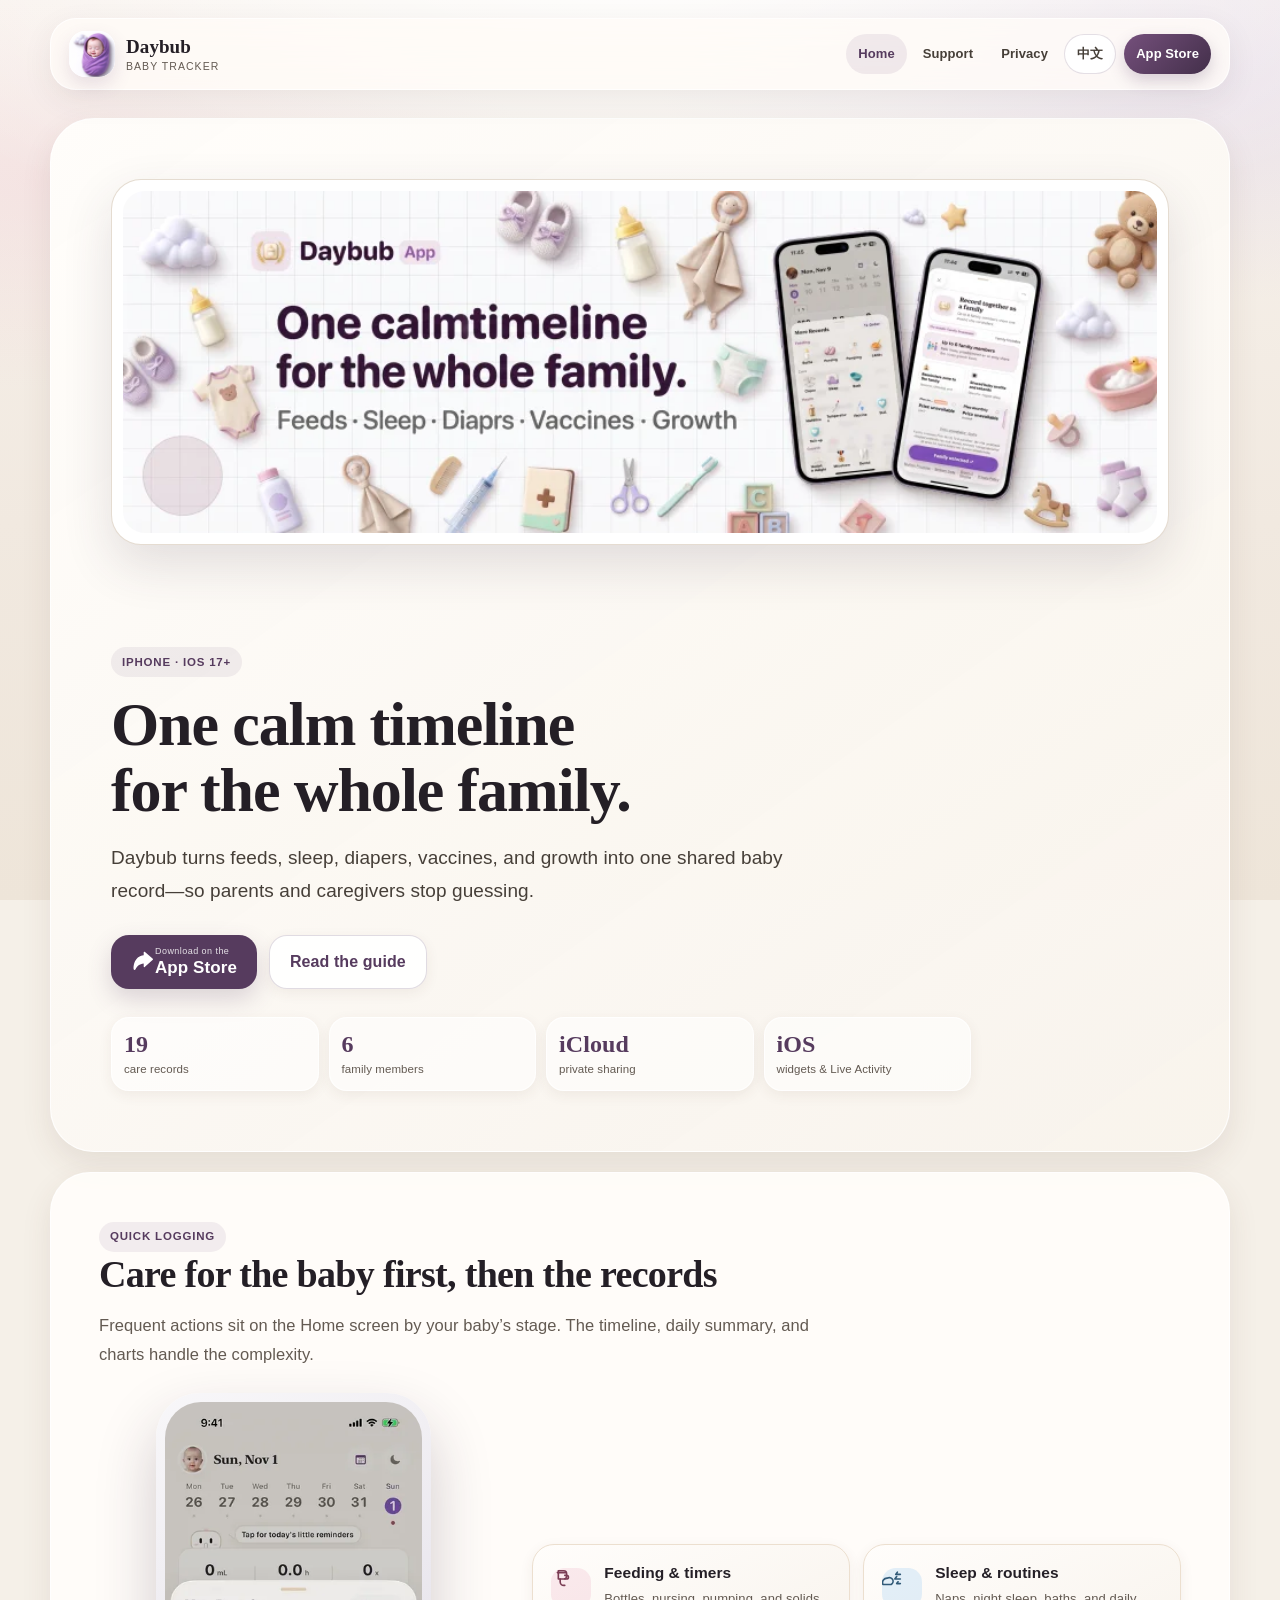
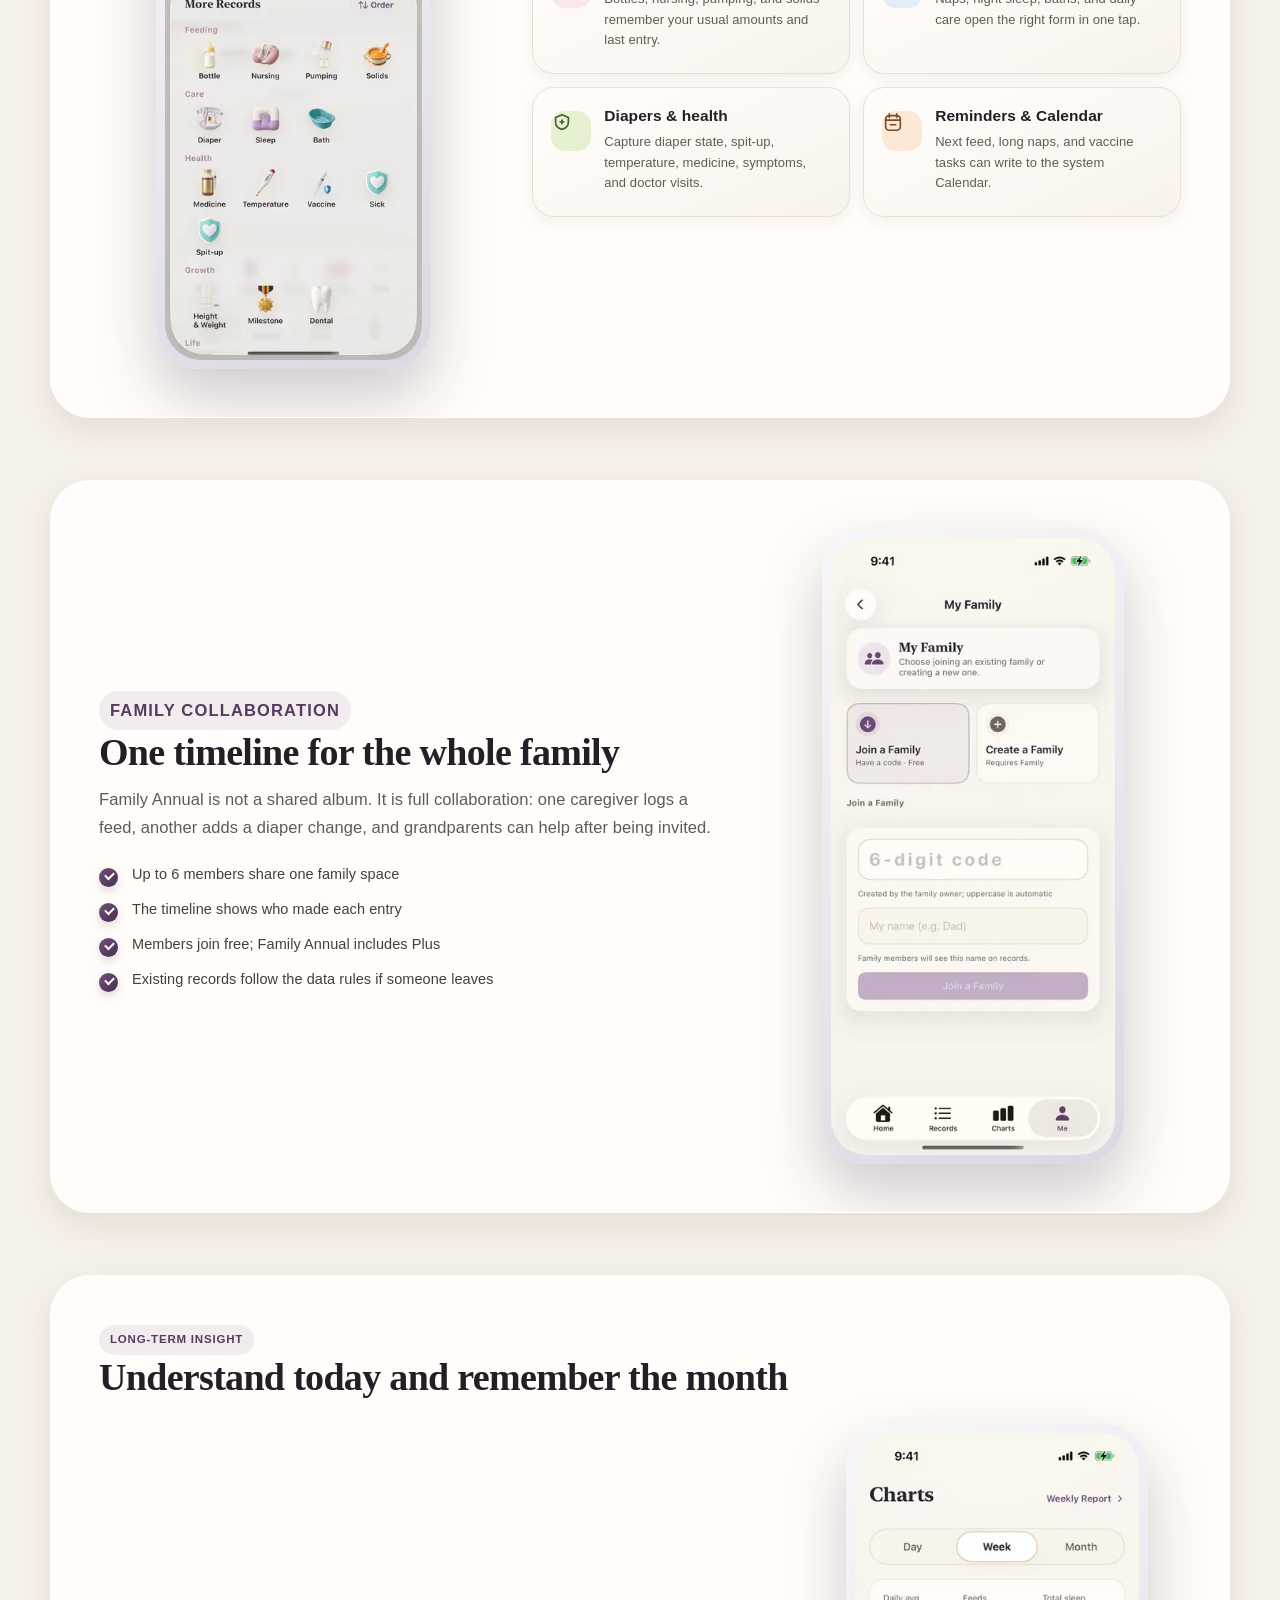
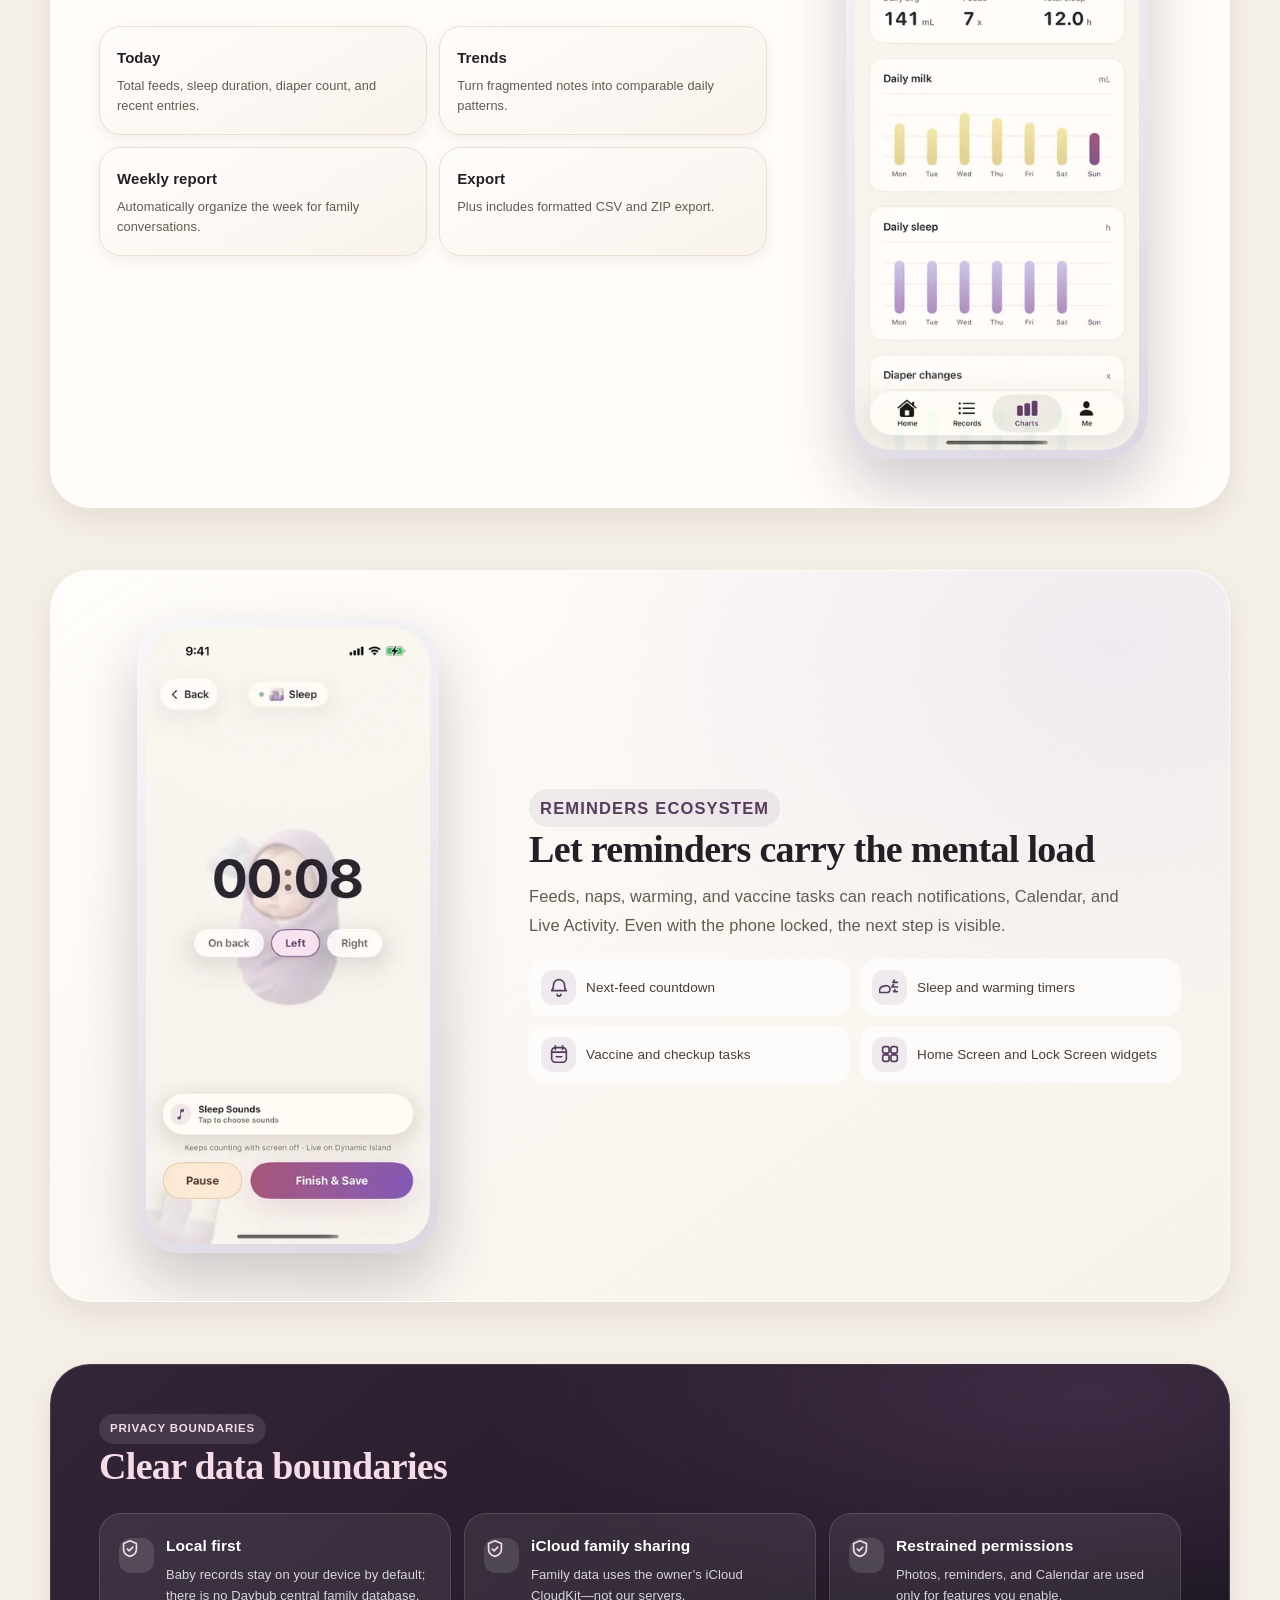
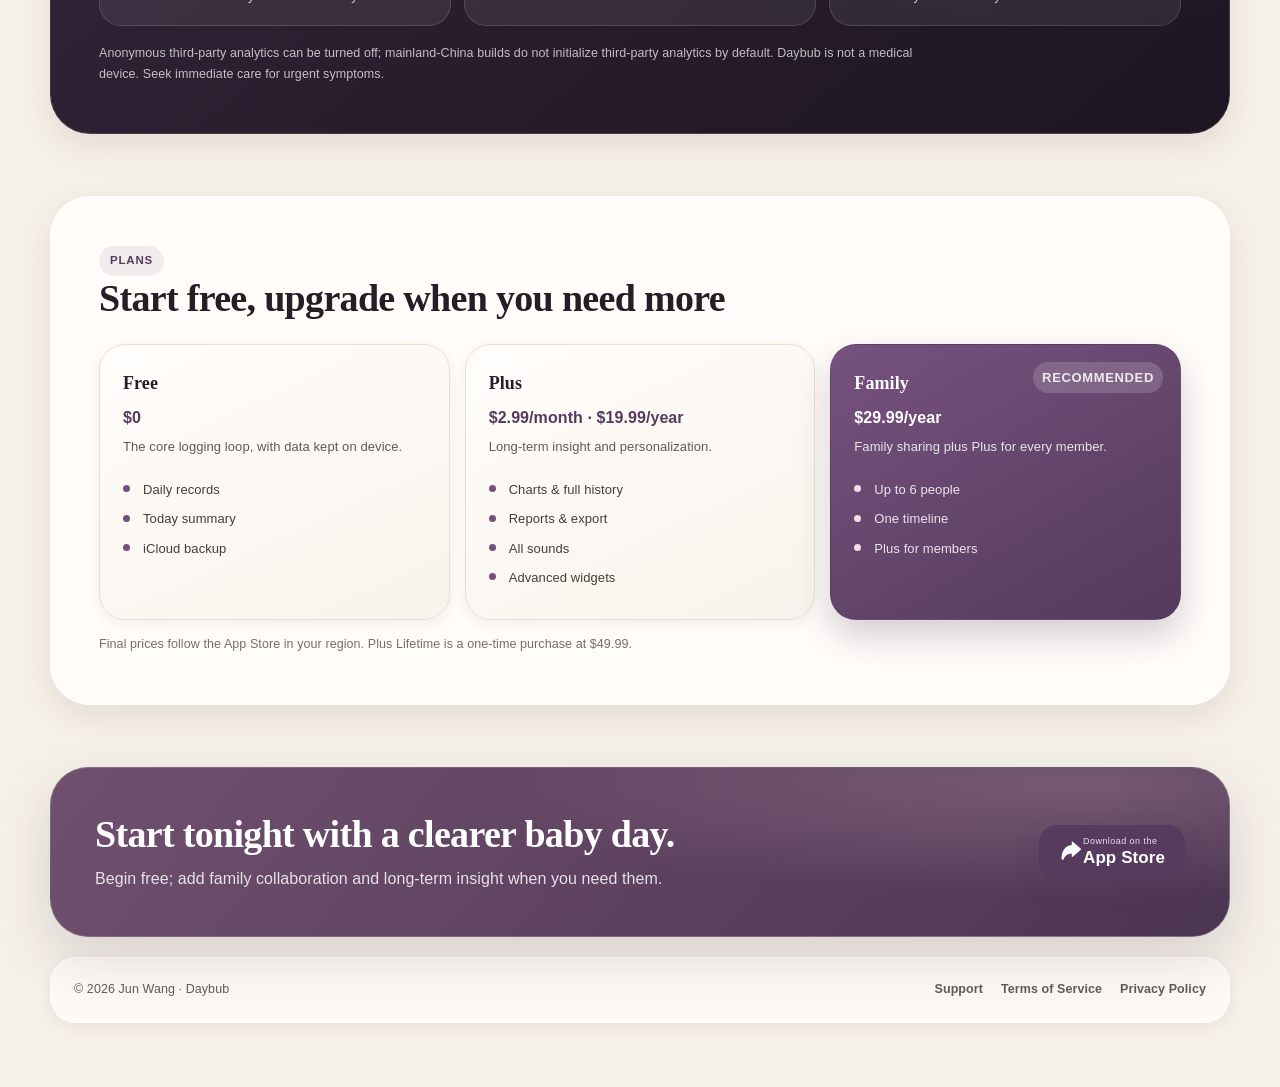
<file: index.html>
<!doctype html>
<html lang="zh-CN">
<head>
  <meta charset="utf-8">
  <meta name="viewport" content="width=device-width, initial-scale=1, viewport-fit=cover">
  <title>Daybub 宝宝记录 — 全家共用的安心时间线</title>
  <meta name="description" content="Daybub 是一款本机优先的 iPhone 宝宝记录应用。喂奶、睡眠、换尿布、疫苗与成长几秒记录，全家最多 6 人共用同一条安心时间线。">
  <meta name="theme-color" content="#f6f0e8">
  <meta property="og:site_name" content="Daybub 宝宝记录">
  <meta property="og:title" content="Daybub 宝宝记录">
  <meta property="og:description" content="喂奶、睡眠、换尿布、疫苗与成长统一整理，全家最多 6 人共用同一条宝宝时间线。">
  <meta property="og:type" content="website">
  <meta property="og:locale" content="zh_CN">
  <meta property="og:locale:alternate" content="en_US">
  <meta property="og:url" content="https://babyoneday.zpad.app/">
  <meta property="og:image" content="https://babyoneday.zpad.app/assets/daybub-social.jpg">
  <meta property="og:image:width" content="1200">
  <meta property="og:image:height" content="630">
  <meta property="og:image:alt" content="Daybub 宝宝记录营销横幅">
  <meta name="twitter:card" content="summary_large_image">
  <meta name="twitter:image" content="https://babyoneday.zpad.app/assets/daybub-social.jpg">
  <meta name="twitter:image:alt" content="Daybub 宝宝记录营销横幅">
  <link rel="canonical" href="https://babyoneday.zpad.app/">
  <link rel="alternate" hreflang="zh-CN" href="https://babyoneday.zpad.app/">
  <link rel="alternate" hreflang="en" href="https://babyoneday.zpad.app/en/">
  <link rel="alternate" hreflang="x-default" href="https://babyoneday.zpad.app/">
  <link rel="icon" type="image/png" href="assets/app-icon.png">
  <link rel="apple-touch-icon" type="image/png" href="assets/app-icon.png">
  <script src="assets/language-routing.js"></script>
  <link rel="stylesheet" href="css/site.css">
  <meta name="apple-itunes-app" content="app-id=6822589481">
  <script type="application/ld+json">{"@context":"https://schema.org","@type":"SoftwareApplication","name":"Daybub: Baby Tracker","operatingSystem":"iOS 17.0+","applicationCategory":"HealthApplication","inLanguage":["zh-CN","en"],"isAccessibleForFree":true,"featureList":["19 baby care record types","Family sharing for up to 6 caregivers","iCloud CloudKit family sync","charts, weekly reports, and export","reminders, Calendar integration, widgets, and Live Activity"],"screenshot":"https://babyoneday.zpad.app/assets/daybub-banner-1440.webp","offers":{"@type":"Offer","price":"0","priceCurrency":"USD"}}</script>
</head>
<body>
  <a class="skip-link" href="#main">跳到正文 Skip to content</a>
  <div class="site-shell home-shell">
    <header class="site-header">
      <a class="brand" href="index.html">
        <span class="brand-mark" aria-hidden="true"><img src="assets/app-icon-192.webp" width="46" height="46" alt="" decoding="async"></span>
        <span><span class="brand-name">Daybub</span><span class="brand-sub">Baby Tracker</span></span>
      </a>
      <nav class="site-nav" aria-label="网页导航">
        <a href="index.html" aria-current="page">首页</a>
        <a href="support.html">支持</a>
        <a href="privacy-policy.html">隐私</a>
        <a class="language-switch" href="en/?lang=en" lang="en" hreflang="en">English</a>
        <a class="nav-cta" href="https://apps.apple.com/us/app/daybub-baby-tracker/id6822589481">App Store</a>
      </nav>
    </header>

    <section class="hero home-hero" aria-labelledby="home-title">
      <div class="hero-copy">
        <p class="eyebrow">iPhone · iOS 17+</p>
        <h1 id="home-title">全家共用一条<br>安心的宝宝时间线。</h1>
        <p class="lede">Daybub 把喂奶、睡眠、换尿布、疫苗和成长整理成一条共享记录，家人不用反复确认“刚才喂了吗”。</p>
        <div class="cta-row" aria-label="获取 App">
          <a class="primary-cta" href="https://apps.apple.com/us/app/daybub-baby-tracker/id6822589481"><span><small>Download on the</small><b>App Store</b></span></a>
          <a class="secondary-cta" href="support.html">使用指南</a>
        </div>
        <div class="hero-metrics">
          <div class="metric"><strong>19</strong><span>类育儿记录</span></div>
          <div class="metric"><strong>6</strong><span>位家庭成员</span></div>
          <div class="metric"><strong>iCloud</strong><span>家庭私有共享</span></div>
          <div class="metric"><strong>iOS</strong><span>小组件与灵动岛</span></div>
        </div>
      </div>
      <a class="hero-stage banner-stage" href="https://apps.apple.com/us/app/daybub-baby-tracker/id6822589481" aria-label="在 App Store 查看 Daybub: Baby Tracker">
        <img src="assets/daybub-banner-900.webp" srcset="assets/daybub-banner-900.webp 900w, assets/daybub-banner-1440.webp 1440w, assets/daybub-banner-2400.webp 2400w" sizes="(min-width: 980px) 46vw, 100vw" width="3584" height="1184" alt="Daybub 应用横幅：全家共用一条安心时间线，覆盖喂奶、睡眠、换尿布、疫苗与成长。" loading="eager" decoding="async" fetchpriority="high">
      </a>
    </section>

    <main id="main" class="home-main">
      <section class="home-section feature-section" aria-labelledby="record-title">
        <div class="section-head">
          <p class="section-eyebrow">速记体验</p>
          <h2 id="record-title">先照顾孩子，再照顾记录</h2>
          <p class="section-lede">常用动作按宝宝阶段放到首页；复杂信息交给时间线、今日摘要和图表。夜里喂奶时少思考，回看时更清楚。</p>
        </div>
        <div class="feature-layout">
          <figure class="feature-visual"><img src="assets/records-zh-360.webp" srcset="assets/records-zh-360.webp 360w, assets/records-zh-480.webp 480w, assets/records-zh.webp 720w" sizes="(min-width: 980px) 275px, 62vw" width="600" height="1304" alt="Daybub 19 类照护记录入口" loading="eager" decoding="async" fetchpriority="low"></figure>
          <div class="feature-grid"><article class="feature-card"><span class="icon feeding" aria-hidden="true"><svg viewBox="0 0 24 24" aria-hidden="true"><path d="M8 3h6a3 3 0 0 1 3 3v3a3 3 0 0 1-3 3H8z"/><path d="M10 12v3a4 4 0 0 0 4 4h1"/><path d="M7 5h9"/><path d="M15 8h2a2 2 0 0 1 0 4h-2"/></svg></span><div><b>喂养与计时</b><span>瓶喂、亲喂、泵奶、辅食，记住常用数量和上次记录。</span></div></article>
<article class="feature-card"><span class="icon sleep" aria-hidden="true"><svg viewBox="0 0 24 24" aria-hidden="true"><path d="M20 7h-5l1.8-2.5"/><path d="M20 12h-6l2-2.7"/><path d="M20 17h-4l1.5-2"/><path d="M4 18h6a4 4 0 0 0-4-7 5 5 0 0 0-5 7Z"/></svg></span><div><b>睡眠与作息</b><span>小睡、夜间睡眠、洗澡，一键进入对应表单。</span></div></article>
<article class="feature-card"><span class="icon health" aria-hidden="true"><svg viewBox="0 0 24 24" aria-hidden="true"><path d="M12 4 5 7v5c0 4 3 7 7 8 4-1 7-4 7-8V7z"/><path d="M12 10v4"/><path d="M10 12h4"/></svg></span><div><b>尿布与健康</b><span>尿布状态、吐奶、体温、用药、症状、看医生快速补记。</span></div></article>
<article class="feature-card"><span class="icon calendar" aria-hidden="true"><svg viewBox="0 0 24 24" aria-hidden="true"><rect x="4" y="5" width="16" height="16" rx="4"/><path d="M8 3v4M16 3v4M4 10h16"/><path d="M9 15h6"/></svg></span><div><b>提醒与日历</b><span>下次喂奶、小睡超时、疫苗待办；可写入系统日历。</span></div></article></div>
        </div>
      </section>

      <section class="home-section family-section" aria-labelledby="family-title">
        <div class="section-copy">
          <p class="section-eyebrow">家庭协作</p>
          <h2 id="family-title">一家人，记录同一份时间线</h2>
          <p>Family Annual 不是简单共享相册，而是完整协作：爸爸记录喂奶，妈妈补上尿布，祖辈也能在授权后帮忙写下今天发生的事。</p>
          <ul class="check-list"><li>最多 6 名成员共享同一家庭空间</li>
<li>时间线显示记录人，避免重复和误改</li>
<li>成员加入免费，Family 年付包含全体成员 Plus</li>
<li>离开家庭后，已产生的记录仍按数据规则保留</li></ul>
        </div>
        <figure class="side-visual"><img src="assets/family-zh-360.webp" srcset="assets/family-zh-360.webp 360w, assets/family-zh-480.webp 480w, assets/family-zh.webp 720w" sizes="(min-width: 980px) 302px, (min-width: 820px) 250px, 68vw" width="720" height="1565" alt="Daybub 家庭共享功能预览" loading="eager" decoding="async" fetchpriority="low"></figure>
      </section>

      <section class="home-section insight-section" aria-labelledby="insight-title">
        <div class="section-head">
          <p class="section-eyebrow">长期洞察</p>
          <h2 id="insight-title">看得懂今天，也回得起这个月</h2>
        </div>
        <div class="insight-layout">
          <div class="status-card"><article class="status-item"><b>今日摘要</b><span>喂养总量、睡眠时长、尿布次数和最近记录。</span></article>
<article class="status-item"><b>图表趋势</b><span>把碎片记录变成可比较的日常趋势。</span></article>
<article class="status-item"><b>周报</b><span>每周自动整理，给家庭沟通留出时间。</span></article>
<article class="status-item"><b>导出备份</b><span>Plus 支持 CSV / ZIP 格式化导出。</span></article></div>
          <figure class="side-visual"><img src="assets/insights-zh-360.webp" srcset="assets/insights-zh-360.webp 360w, assets/insights-zh-480.webp 480w, assets/insights-zh.webp 720w" sizes="(min-width: 980px) 302px, 68vw" width="600" height="1304" alt="Daybub 图表与周报预览" loading="eager" decoding="async" fetchpriority="low"></figure>
        </div>
      </section>

      <section class="home-section reminder-section" aria-labelledby="reminder-title">
        <figure class="side-visual"><img src="assets/reminders-zh-360.webp" srcset="assets/reminders-zh-360.webp 360w, assets/reminders-zh-480.webp 480w, assets/reminders-zh.webp 720w" sizes="(min-width: 980px) 302px, 68vw" width="600" height="1304" alt="Daybub 睡眠计时与灵动岛提示" loading="eager" decoding="async" fetchpriority="low"></figure>
        <div class="section-copy">
          <p class="section-eyebrow">提醒生态</p>
          <h2 id="reminder-title">到点提醒，不靠脑记</h2>
          <p>喂奶、小睡、热奶和疫苗待办可以进入通知、系统日历与 Live Activity。手机锁着也能知道下一步。</p>
          <ul class="icon-list"><li><span class="icon inline" aria-hidden="true"><svg viewBox="0 0 24 24" aria-hidden="true"><path d="M6 10a6 6 0 1 1 12 0c0 4 1 5 2 6H4c1-1 2-2 2-6Z"/><path d="M10 20a2 2 0 0 0 4 0"/></svg></span><span>下次喂奶倒计时</span></li>
<li><span class="icon inline" aria-hidden="true"><svg viewBox="0 0 24 24" aria-hidden="true"><path d="M20 7h-5l1.8-2.5"/><path d="M20 12h-6l2-2.7"/><path d="M20 17h-4l1.5-2"/><path d="M4 18h6a4 4 0 0 0-4-7 5 5 0 0 0-5 7Z"/></svg></span><span>睡眠与热奶计时</span></li>
<li><span class="icon inline" aria-hidden="true"><svg viewBox="0 0 24 24" aria-hidden="true"><rect x="4" y="5" width="16" height="16" rx="4"/><path d="M8 3v4M16 3v4M4 10h16"/><path d="M9 15h6"/></svg></span><span>疫苗和体检待办</span></li>
<li><span class="icon inline" aria-hidden="true"><svg viewBox="0 0 24 24" aria-hidden="true"><rect x="4" y="4" width="7" height="7" rx="2"/><rect x="13" y="4" width="7" height="7" rx="2"/><rect x="4" y="13" width="7" height="7" rx="2"/><rect x="13" y="13" width="7" height="7" rx="2"/></svg></span><span>桌面与锁屏小组件</span></li></ul>
        </div>
      </section>

      <section class="home-section privacy-section" aria-labelledby="privacy-title">
        <div class="section-head">
          <p class="section-eyebrow">隐私边界</p>
          <h2 id="privacy-title">数据边界先说清楚</h2>
        </div>
        <div class="privacy-grid"><article class="privacy-card"><span class="icon inline" aria-hidden="true"><svg viewBox="0 0 24 24" aria-hidden="true"><path d="M12 3 5 6v6c0 4 3 7 7 8 4-1 7-4 7-8V6z"/><path d="m9 12 2 2 4-4"/></svg></span><div><b>本机优先</b><span>宝宝记录默认保存在你的设备上，没有 Daybub 中央家庭数据库。</span></div></article>
<article class="privacy-card"><span class="icon inline" aria-hidden="true"><svg viewBox="0 0 24 24" aria-hidden="true"><path d="M12 3 5 6v6c0 4 3 7 7 8 4-1 7-4 7-8V6z"/><path d="m9 12 2 2 4-4"/></svg></span><div><b>iCloud 家庭共享</b><span>家庭数据走创建者 iCloud CloudKit，不经我们的服务器。</span></div></article>
<article class="privacy-card"><span class="icon inline" aria-hidden="true"><svg viewBox="0 0 24 24" aria-hidden="true"><path d="M12 3 5 6v6c0 4 3 7 7 8 4-1 7-4 7-8V6z"/><path d="m9 12 2 2 4-4"/></svg></span><div><b>权限克制</b><span>照片、提醒、日历等权限只用于你主动启用的功能。</span></div></article></div>
        <p class="privacy-note">第三方匿名分析可关闭；中国大陆构建默认不初始化第三方分析。App 不提供医疗诊断，出现急症信号请立即就医。</p>
      </section>

      <section class="home-section pricing-section" aria-labelledby="pricing-title">
        <div class="section-head">
          <p class="section-eyebrow">订阅方案</p>
          <h2 id="pricing-title">免费开始，需要时再升级</h2>
        </div>
        <div class="pricing-grid"><article class="pricing-card"><b>Free</b><strong>$0</strong><span>基础记录闭环，数据保留在本机。</span><ul><li>日常记录</li><li>今日摘要</li><li>iCloud 备份</li></ul></article>
<article class="pricing-card"><b>Plus</b><strong>$2.99/月 · $19.99/年</strong><span>长期洞察与个性化能力。</span><ul><li>图表与全历史</li><li>周报与导出</li><li>全部声音</li><li>高级小组件</li></ul></article>
<article class="pricing-card highlighted"><span class="plan-tag">推荐</span><b>Family</b><strong>$29.99/年</strong><span>家庭共享 + 全体成员 Plus。</span><ul><li>最多 6 人</li><li>同一时间线</li><li>成员含 Plus</li></ul></article></div>
        <p class="pricing-note">价格以 App Store 实际展示为准。Plus Lifetime 一次性购买为 $49.99。</p>
      </section>

      <section class="final-cta" aria-labelledby="final-title">
        <div>
          <h2 id="final-title">今晚就开始，把带娃这一天记清楚。</h2>
          <p>免费开始；需要家庭协作和长期洞察时再升级。</p>
        </div>
        <a class="primary-cta" href="https://apps.apple.com/us/app/daybub-baby-tracker/id6822589481"><span><small>Download on the</small><b>App Store</b></span></a>
      </section>
    </main>

    <footer class="site-footer">
      <span>© 2026 Jun Wang · Daybub</span>
      <span class="footer-links"><a href="support.html">支持中心</a><a href="terms-of-service.html">服务条款</a><a href="privacy-policy.html">隐私政策</a></span>
    </footer>
  </div>
</body>
</html>
</file>
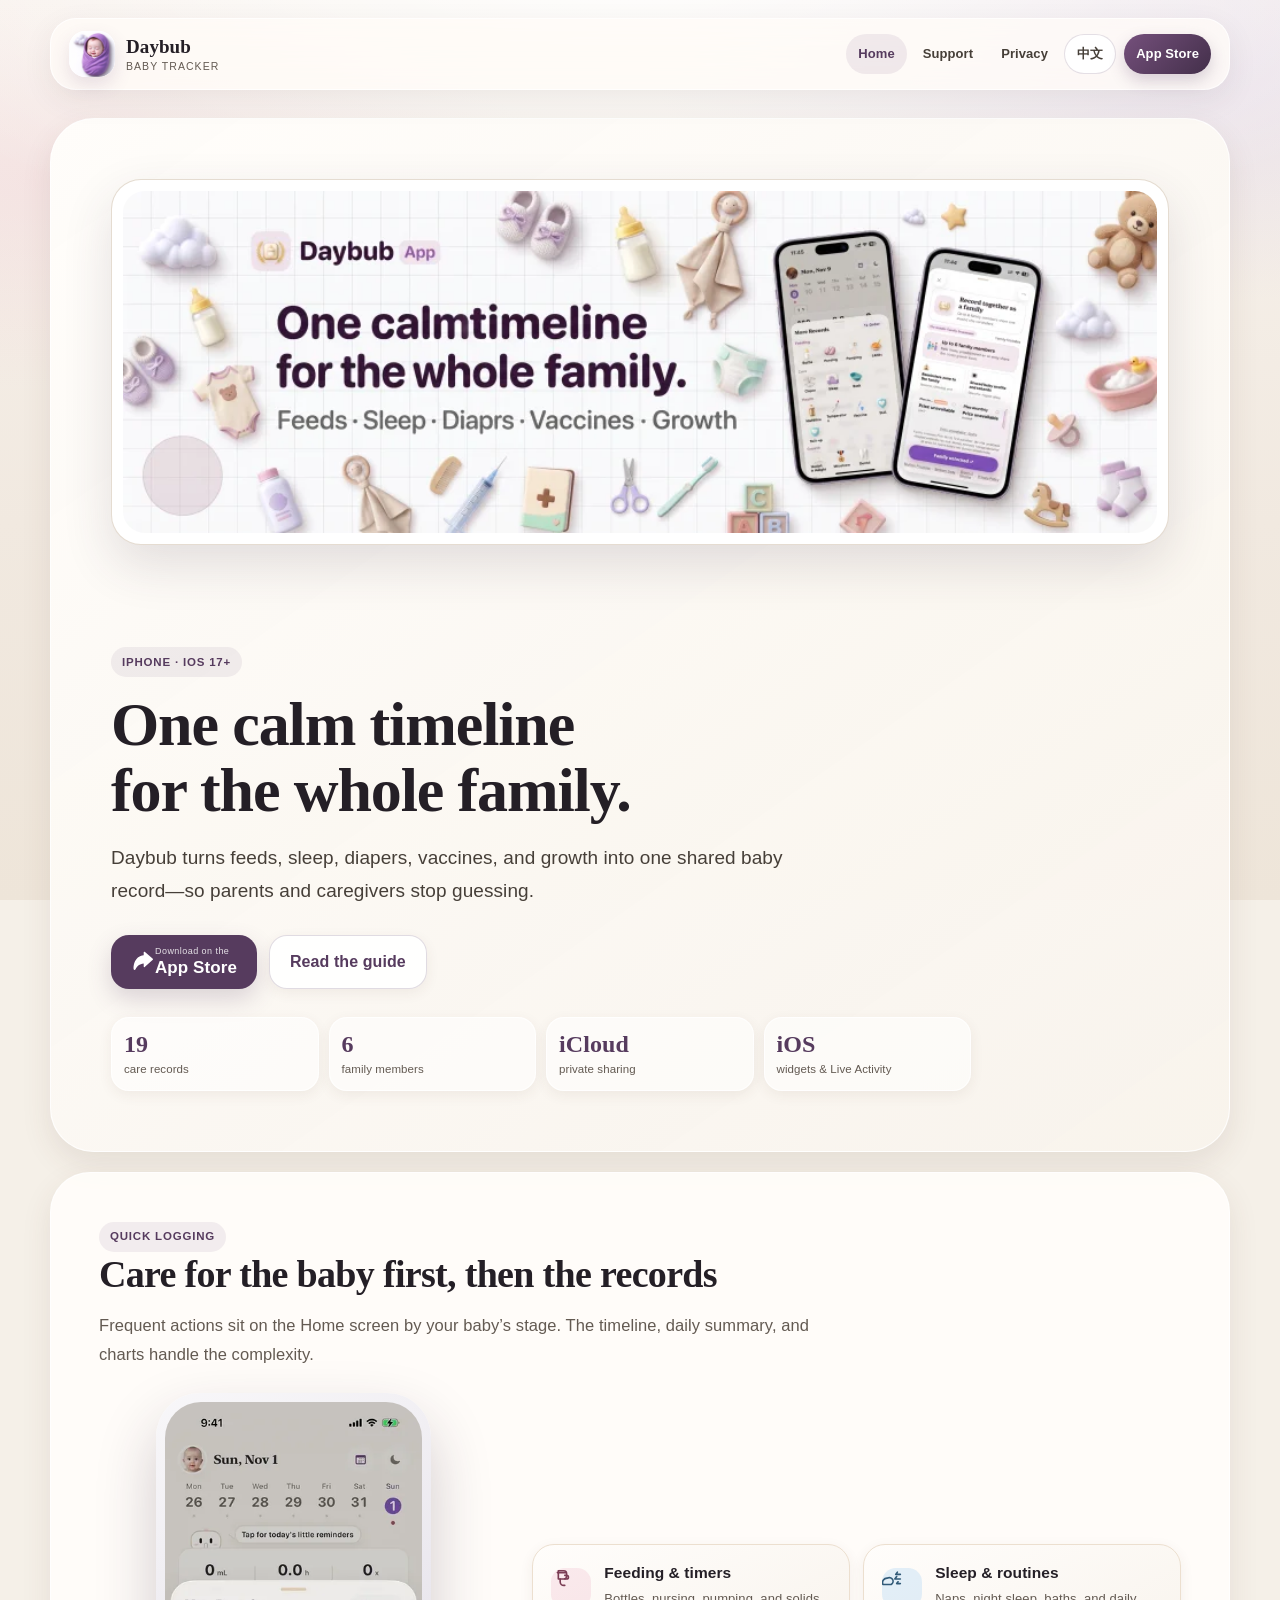
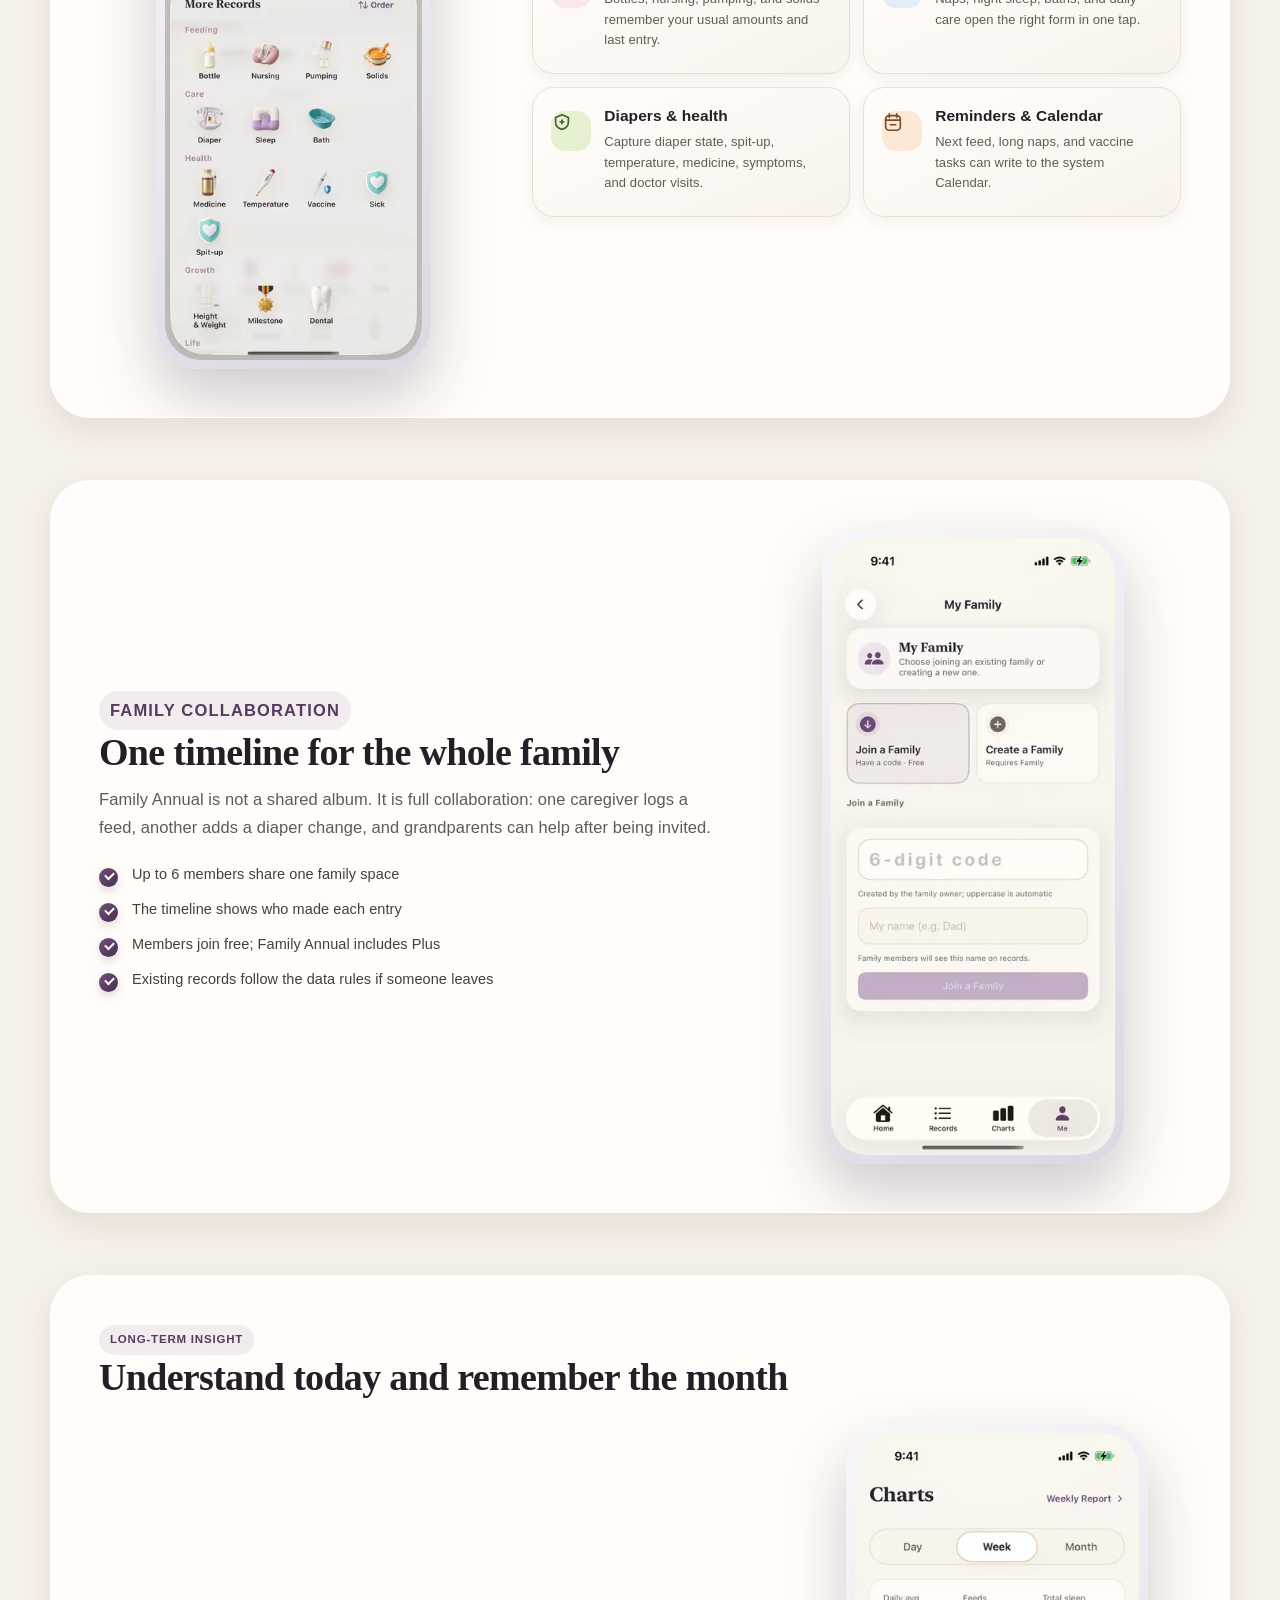
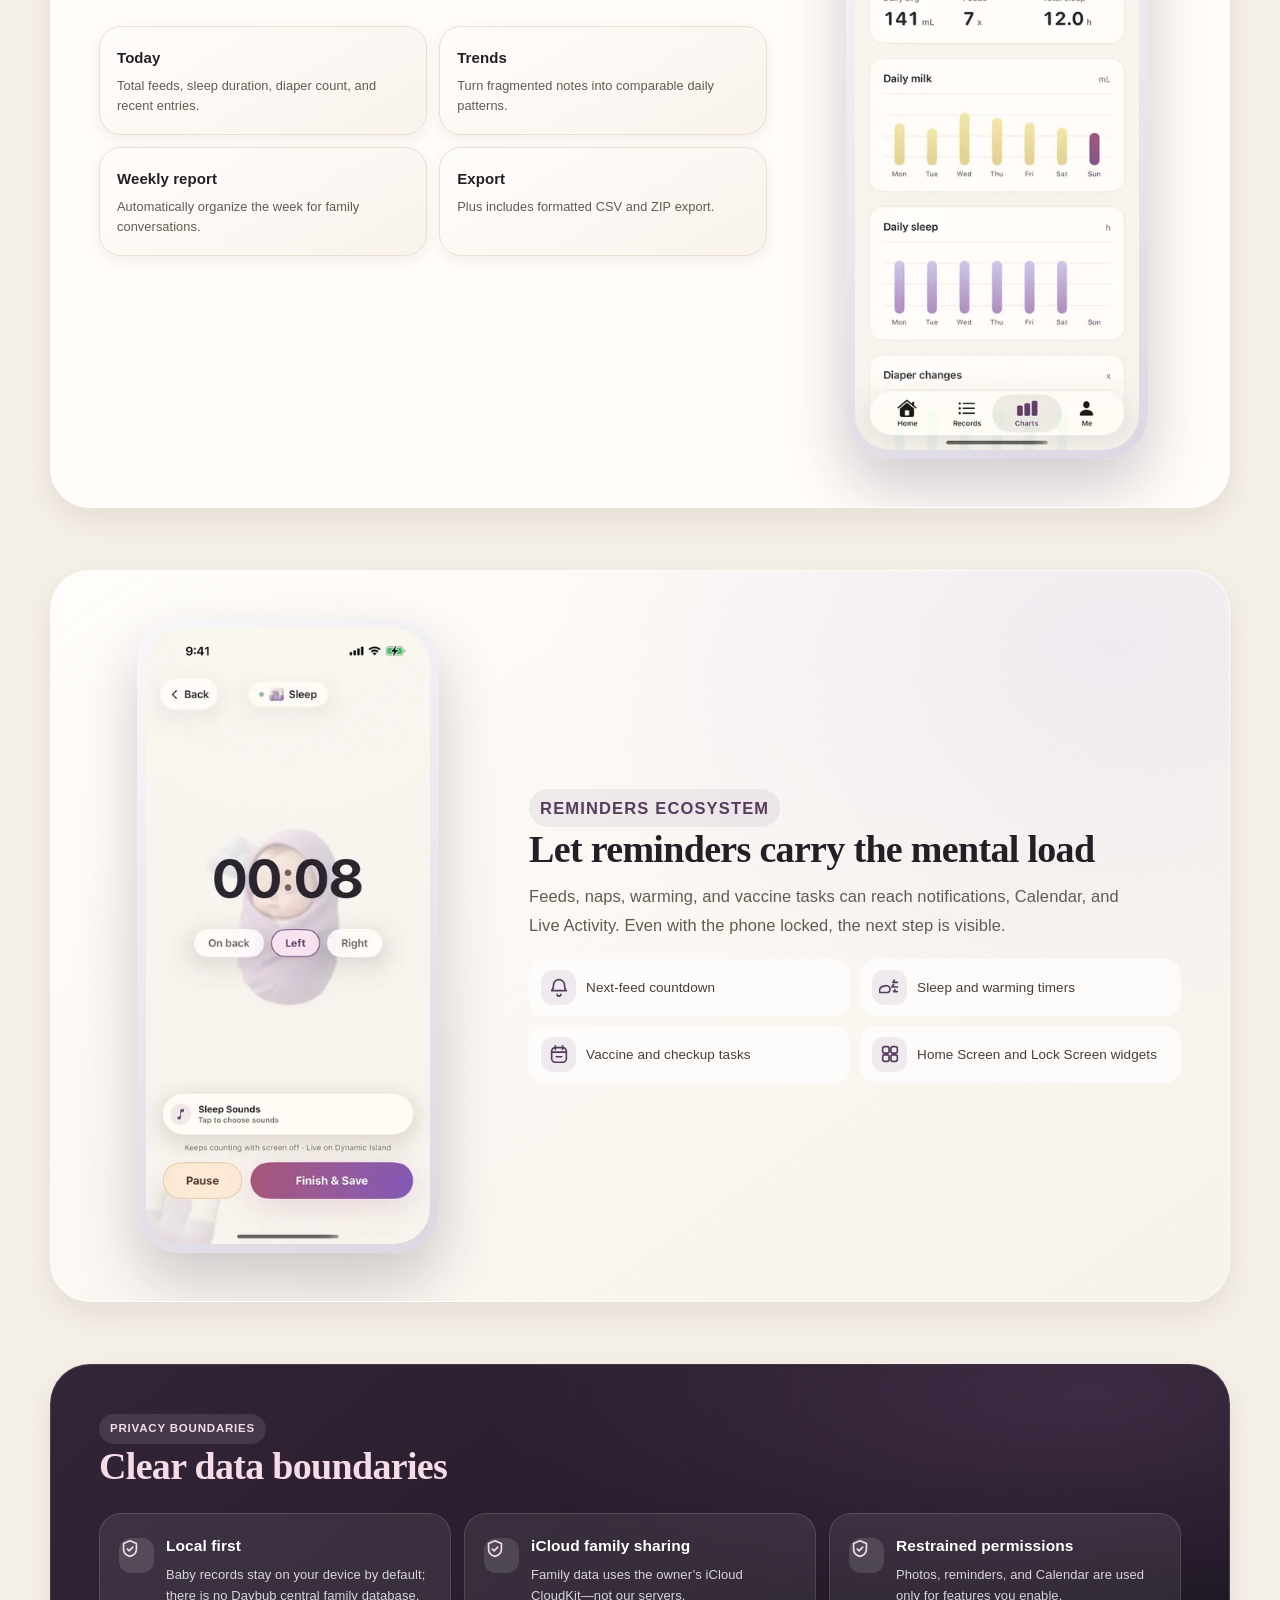
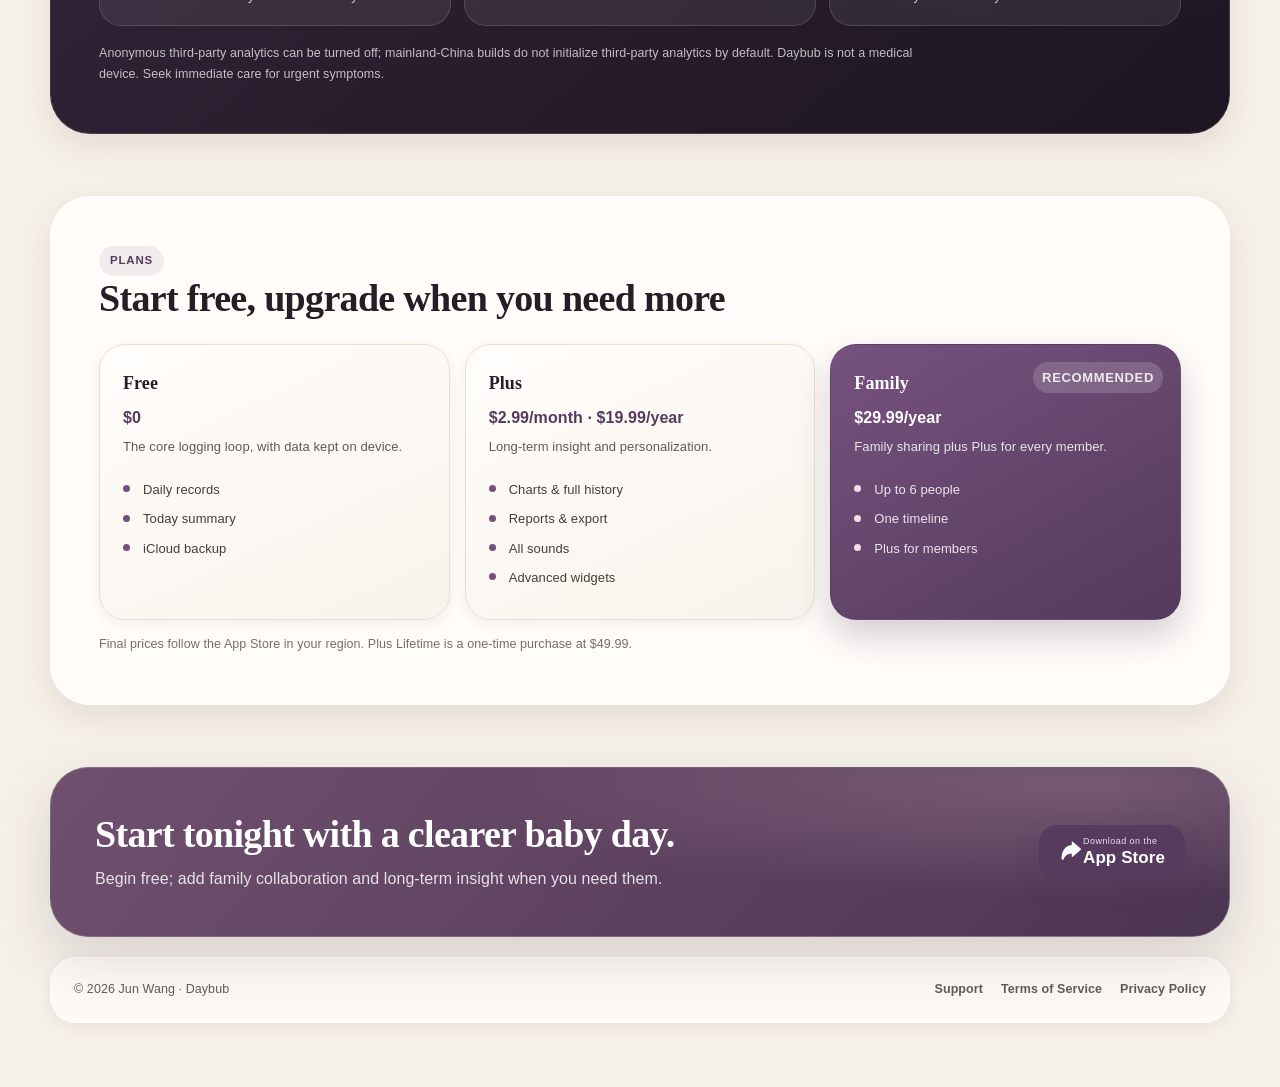
<file: en/index.html>
<!doctype html>
<html lang="en">
<head>
  <meta charset="utf-8">
  <meta name="viewport" content="width=device-width, initial-scale=1, viewport-fit=cover">
  <title>Daybub: Baby Tracker — One calm timeline for the whole family</title>
  <meta name="description" content="Daybub is a local-first baby tracker for iPhone. Log feeds, sleep, diapers, vaccines, and growth in seconds, then share one calm timeline with up to six family caregivers.">
  <meta name="theme-color" content="#f6f0e8">
  <meta property="og:site_name" content="Daybub: Baby Tracker">
  <meta property="og:title" content="Daybub: Baby Tracker">
  <meta property="og:description" content="One calm baby-care timeline for the whole family. Track feeds, sleep, diapers, vaccines, and growth on iPhone.">
  <meta property="og:type" content="website">
  <meta property="og:locale" content="en_US">
  <meta property="og:locale:alternate" content="zh_CN">
  <meta property="og:url" content="https://babyoneday.zpad.app/en/">
  <meta property="og:image" content="https://babyoneday.zpad.app/assets/daybub-social.jpg">
  <meta property="og:image:width" content="1200">
  <meta property="og:image:height" content="630">
  <meta property="og:image:alt" content="Daybub baby tracker marketing banner">
  <meta name="twitter:card" content="summary_large_image">
  <meta name="twitter:image" content="https://babyoneday.zpad.app/assets/daybub-social.jpg">
  <meta name="twitter:image:alt" content="Daybub baby tracker marketing banner">
  <link rel="canonical" href="https://babyoneday.zpad.app/en/">
  <link rel="alternate" hreflang="zh-CN" href="https://babyoneday.zpad.app/">
  <link rel="alternate" hreflang="en" href="https://babyoneday.zpad.app/en/">
  <link rel="alternate" hreflang="x-default" href="https://babyoneday.zpad.app/">
  <link rel="icon" type="image/png" href="../assets/app-icon.png">
  <script src="../assets/language-routing.js"></script>
  <link rel="apple-touch-icon" type="image/png" href="../assets/app-icon.png">
  <link rel="stylesheet" href="../css/site.css">
  <meta name="apple-itunes-app" content="app-id=6822589481">
  <script type="application/ld+json">{"@context":"https://schema.org","@type":"SoftwareApplication","name":"Daybub: Baby Tracker","operatingSystem":"iOS 17.0+","applicationCategory":"HealthApplication","inLanguage":["zh-CN","en"],"isAccessibleForFree":true,"featureList":["19 baby care record types","Family sharing for up to 6 caregivers","iCloud CloudKit family sync","charts, weekly reports, and export","reminders, Calendar integration, widgets, and Live Activity"],"screenshot":"https://babyoneday.zpad.app/assets/daybub-banner-1440.webp","offers":{"@type":"Offer","price":"0","priceCurrency":"USD"}}</script>
</head>
<body>
  <a class="skip-link" href="#main">Skip to content</a>
  <div class="site-shell home-shell">
    <header class="site-header">
      <a class="brand" href="index.html">
        <span class="brand-mark" aria-hidden="true"><img src="../assets/app-icon-192.webp" width="46" height="46" alt="" decoding="async"></span>
        <span><span class="brand-name">Daybub</span><span class="brand-sub">Baby Tracker</span></span>
      </a>
      <nav class="site-nav" aria-label="Website navigation">
        <a href="index.html" aria-current="page">Home</a>
        <a href="support.html">Support</a>
        <a href="privacy-policy.html">Privacy</a>
        <a class="language-switch" href="../?lang=zh" lang="zh-CN" hreflang="zh-CN">中文</a>
        <a class="nav-cta" href="https://apps.apple.com/us/app/daybub-baby-tracker/id6822589481">App Store</a>
      </nav>
    </header>

    <section class="hero home-hero" aria-labelledby="home-title">
      <div class="hero-copy">
        <p class="eyebrow">iPhone · iOS 17+</p>
        <h1 id="home-title">One calm timeline<br>for the whole family.</h1>
        <p class="lede">Daybub turns feeds, sleep, diapers, vaccines, and growth into one shared baby record—so parents and caregivers stop guessing.</p>
        <div class="cta-row" aria-label="Get the app">
          <a class="primary-cta" href="https://apps.apple.com/us/app/daybub-baby-tracker/id6822589481"><span><small>Download on the</small><b>App Store</b></span></a>
          <a class="secondary-cta" href="support.html">Read the guide</a>
        </div>
        <div class="hero-metrics">
          <div class="metric"><strong>19</strong><span>care records</span></div>
          <div class="metric"><strong>6</strong><span>family members</span></div>
          <div class="metric"><strong>iCloud</strong><span>private sharing</span></div>
          <div class="metric"><strong>iOS</strong><span>widgets &amp; Live Activity</span></div>
        </div>
      </div>
      <a class="hero-stage banner-stage" href="https://apps.apple.com/us/app/daybub-baby-tracker/id6822589481" aria-label="View Daybub: Baby Tracker on the App Store">
        <img src="../assets/daybub-banner-900.webp" srcset="../assets/daybub-banner-900.webp 900w, ../assets/daybub-banner-1440.webp 1440w, ../assets/daybub-banner-2400.webp 2400w" sizes="(min-width: 980px) 46vw, 100vw" width="3584" height="1184" alt="Daybub app banner: one calm timeline for the whole family, covering feeds, sleep, diapers, vaccines, and growth." loading="eager" decoding="async" fetchpriority="high">
      </a>
    </section>

    <main id="main" class="home-main">
      <section class="home-section feature-section" aria-labelledby="record-title">
        <div class="section-head">
          <p class="section-eyebrow">Quick logging</p>
          <h2 id="record-title">Care for the baby first, then the records</h2>
          <p class="section-lede">Frequent actions sit on the Home screen by your baby’s stage. The timeline, daily summary, and charts handle the complexity.</p>
        </div>
        <div class="feature-layout">
          <figure class="feature-visual"><img src="../assets/records-en-360.webp" srcset="../assets/records-en-360.webp 360w, ../assets/records-en-480.webp 480w, ../assets/records-en.webp 720w" sizes="(min-width: 980px) 275px, 62vw" width="600" height="1304" alt="Daybub’s 19 care record categories" loading="eager" decoding="async" fetchpriority="low"></figure>
          <div class="feature-grid"><article class="feature-card"><span class="icon feeding" aria-hidden="true"><svg viewBox="0 0 24 24" aria-hidden="true"><path d="M8 3h6a3 3 0 0 1 3 3v3a3 3 0 0 1-3 3H8z"/><path d="M10 12v3a4 4 0 0 0 4 4h1"/><path d="M7 5h9"/><path d="M15 8h2a2 2 0 0 1 0 4h-2"/></svg></span><div><b>Feeding & timers</b><span>Bottles, nursing, pumping, and solids remember your usual amounts and last entry.</span></div></article>
<article class="feature-card"><span class="icon sleep" aria-hidden="true"><svg viewBox="0 0 24 24" aria-hidden="true"><path d="M20 7h-5l1.8-2.5"/><path d="M20 12h-6l2-2.7"/><path d="M20 17h-4l1.5-2"/><path d="M4 18h6a4 4 0 0 0-4-7 5 5 0 0 0-5 7Z"/></svg></span><div><b>Sleep & routines</b><span>Naps, night sleep, baths, and daily care open the right form in one tap.</span></div></article>
<article class="feature-card"><span class="icon health" aria-hidden="true"><svg viewBox="0 0 24 24" aria-hidden="true"><path d="M12 4 5 7v5c0 4 3 7 7 8 4-1 7-4 7-8V7z"/><path d="M12 10v4"/><path d="M10 12h4"/></svg></span><div><b>Diapers & health</b><span>Capture diaper state, spit-up, temperature, medicine, symptoms, and doctor visits.</span></div></article>
<article class="feature-card"><span class="icon calendar" aria-hidden="true"><svg viewBox="0 0 24 24" aria-hidden="true"><rect x="4" y="5" width="16" height="16" rx="4"/><path d="M8 3v4M16 3v4M4 10h16"/><path d="M9 15h6"/></svg></span><div><b>Reminders & Calendar</b><span>Next feed, long naps, and vaccine tasks can write to the system Calendar.</span></div></article></div>
        </div>
      </section>

      <section class="home-section family-section" aria-labelledby="family-title">
        <div class="section-copy">
          <p class="section-eyebrow">Family collaboration</p>
          <h2 id="family-title">One timeline for the whole family</h2>
          <p>Family Annual is not a shared album. It is full collaboration: one caregiver logs a feed, another adds a diaper change, and grandparents can help after being invited.</p>
          <ul class="check-list"><li>Up to 6 members share one family space</li>
<li>The timeline shows who made each entry</li>
<li>Members join free; Family Annual includes Plus</li>
<li>Existing records follow the data rules if someone leaves</li></ul>
        </div>
        <figure class="side-visual"><img src="../assets/family-en-360.webp" srcset="../assets/family-en-360.webp 360w, ../assets/family-en-480.webp 480w, ../assets/family-en.webp 720w" sizes="(min-width: 980px) 302px, (min-width: 820px) 250px, 68vw" width="720" height="1565" alt="Daybub family sharing feature preview" loading="eager" decoding="async" fetchpriority="low"></figure>
      </section>

      <section class="home-section insight-section" aria-labelledby="insight-title">
        <div class="section-head">
          <p class="section-eyebrow">Long-term insight</p>
          <h2 id="insight-title">Understand today and remember the month</h2>
        </div>
        <div class="insight-layout">
          <div class="status-card"><article class="status-item"><b>Today</b><span>Total feeds, sleep duration, diaper count, and recent entries.</span></article>
<article class="status-item"><b>Trends</b><span>Turn fragmented notes into comparable daily patterns.</span></article>
<article class="status-item"><b>Weekly report</b><span>Automatically organize the week for family conversations.</span></article>
<article class="status-item"><b>Export</b><span>Plus includes formatted CSV and ZIP export.</span></article></div>
          <figure class="side-visual"><img src="../assets/insights-en-360.webp" srcset="../assets/insights-en-360.webp 360w, ../assets/insights-en-480.webp 480w, ../assets/insights-en.webp 720w" sizes="(min-width: 980px) 302px, 68vw" width="600" height="1304" alt="Daybub charts and weekly report preview" loading="eager" decoding="async" fetchpriority="low"></figure>
        </div>
      </section>

      <section class="home-section reminder-section" aria-labelledby="reminder-title">
        <figure class="side-visual"><img src="../assets/reminders-en-360.webp" srcset="../assets/reminders-en-360.webp 360w, ../assets/reminders-en-480.webp 480w, ../assets/reminders-en.webp 720w" sizes="(min-width: 980px) 302px, 68vw" width="600" height="1304" alt="Daybub sleep timer and Live Activity preview" loading="eager" decoding="async" fetchpriority="low"></figure>
        <div class="section-copy">
          <p class="section-eyebrow">Reminders ecosystem</p>
          <h2 id="reminder-title">Let reminders carry the mental load</h2>
          <p>Feeds, naps, warming, and vaccine tasks can reach notifications, Calendar, and Live Activity. Even with the phone locked, the next step is visible.</p>
          <ul class="icon-list"><li><span class="icon inline" aria-hidden="true"><svg viewBox="0 0 24 24" aria-hidden="true"><path d="M6 10a6 6 0 1 1 12 0c0 4 1 5 2 6H4c1-1 2-2 2-6Z"/><path d="M10 20a2 2 0 0 0 4 0"/></svg></span><span>Next-feed countdown</span></li>
<li><span class="icon inline" aria-hidden="true"><svg viewBox="0 0 24 24" aria-hidden="true"><path d="M20 7h-5l1.8-2.5"/><path d="M20 12h-6l2-2.7"/><path d="M20 17h-4l1.5-2"/><path d="M4 18h6a4 4 0 0 0-4-7 5 5 0 0 0-5 7Z"/></svg></span><span>Sleep and warming timers</span></li>
<li><span class="icon inline" aria-hidden="true"><svg viewBox="0 0 24 24" aria-hidden="true"><rect x="4" y="5" width="16" height="16" rx="4"/><path d="M8 3v4M16 3v4M4 10h16"/><path d="M9 15h6"/></svg></span><span>Vaccine and checkup tasks</span></li>
<li><span class="icon inline" aria-hidden="true"><svg viewBox="0 0 24 24" aria-hidden="true"><rect x="4" y="4" width="7" height="7" rx="2"/><rect x="13" y="4" width="7" height="7" rx="2"/><rect x="4" y="13" width="7" height="7" rx="2"/><rect x="13" y="13" width="7" height="7" rx="2"/></svg></span><span>Home Screen and Lock Screen widgets</span></li></ul>
        </div>
      </section>

      <section class="home-section privacy-section" aria-labelledby="privacy-title">
        <div class="section-head">
          <p class="section-eyebrow">Privacy boundaries</p>
          <h2 id="privacy-title">Clear data boundaries</h2>
        </div>
        <div class="privacy-grid"><article class="privacy-card"><span class="icon inline" aria-hidden="true"><svg viewBox="0 0 24 24" aria-hidden="true"><path d="M12 3 5 6v6c0 4 3 7 7 8 4-1 7-4 7-8V6z"/><path d="m9 12 2 2 4-4"/></svg></span><div><b>Local first</b><span>Baby records stay on your device by default; there is no Daybub central family database.</span></div></article>
<article class="privacy-card"><span class="icon inline" aria-hidden="true"><svg viewBox="0 0 24 24" aria-hidden="true"><path d="M12 3 5 6v6c0 4 3 7 7 8 4-1 7-4 7-8V6z"/><path d="m9 12 2 2 4-4"/></svg></span><div><b>iCloud family sharing</b><span>Family data uses the owner’s iCloud CloudKit—not our servers.</span></div></article>
<article class="privacy-card"><span class="icon inline" aria-hidden="true"><svg viewBox="0 0 24 24" aria-hidden="true"><path d="M12 3 5 6v6c0 4 3 7 7 8 4-1 7-4 7-8V6z"/><path d="m9 12 2 2 4-4"/></svg></span><div><b>Restrained permissions</b><span>Photos, reminders, and Calendar are used only for features you enable.</span></div></article></div>
        <p class="privacy-note">Anonymous third-party analytics can be turned off; mainland-China builds do not initialize third-party analytics by default. Daybub is not a medical device. Seek immediate care for urgent symptoms.</p>
      </section>

      <section class="home-section pricing-section" aria-labelledby="pricing-title">
        <div class="section-head">
          <p class="section-eyebrow">Plans</p>
          <h2 id="pricing-title">Start free, upgrade when you need more</h2>
        </div>
        <div class="pricing-grid"><article class="pricing-card"><b>Free</b><strong>$0</strong><span>The core logging loop, with data kept on device.</span><ul><li>Daily records</li><li>Today summary</li><li>iCloud backup</li></ul></article>
<article class="pricing-card"><b>Plus</b><strong>$2.99/month · $19.99/year</strong><span>Long-term insight and personalization.</span><ul><li>Charts & full history</li><li>Reports & export</li><li>All sounds</li><li>Advanced widgets</li></ul></article>
<article class="pricing-card highlighted"><span class="plan-tag">Recommended</span><b>Family</b><strong>$29.99/year</strong><span>Family sharing plus Plus for every member.</span><ul><li>Up to 6 people</li><li>One timeline</li><li>Plus for members</li></ul></article></div>
        <p class="pricing-note">Final prices follow the App Store in your region. Plus Lifetime is a one-time purchase at $49.99.</p>
      </section>

      <section class="final-cta" aria-labelledby="final-title">
        <div>
          <h2 id="final-title">Start tonight with a clearer baby day.</h2>
          <p>Begin free; add family collaboration and long-term insight when you need them.</p>
        </div>
        <a class="primary-cta" href="https://apps.apple.com/us/app/daybub-baby-tracker/id6822589481"><span><small>Download on the</small><b>App Store</b></span></a>
      </section>
    </main>

    <footer class="site-footer">
      <span>© 2026 Jun Wang · Daybub</span>
      <span class="footer-links"><a href="support.html">Support</a><a href="terms-of-service.html">Terms of Service</a><a href="privacy-policy.html">Privacy Policy</a></span>
    </footer>
  </div>
</body>
</html>
</file>
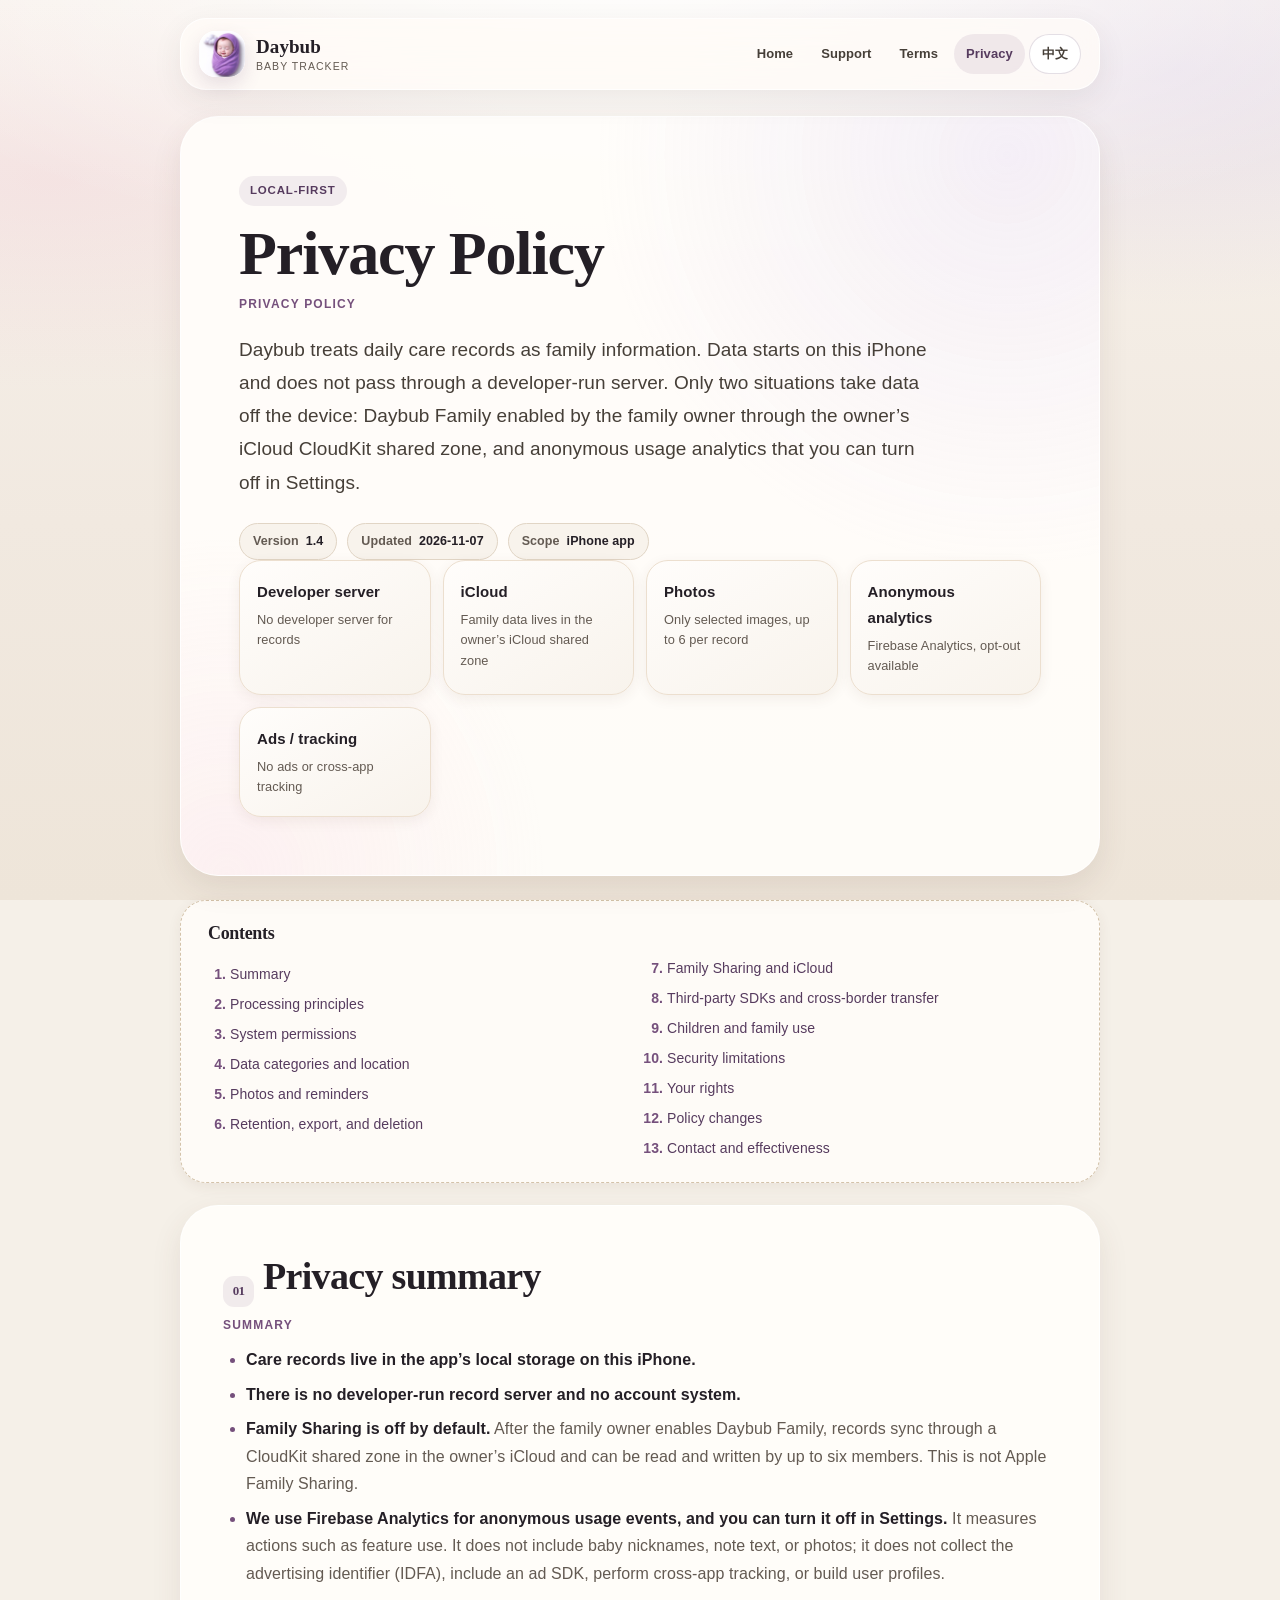
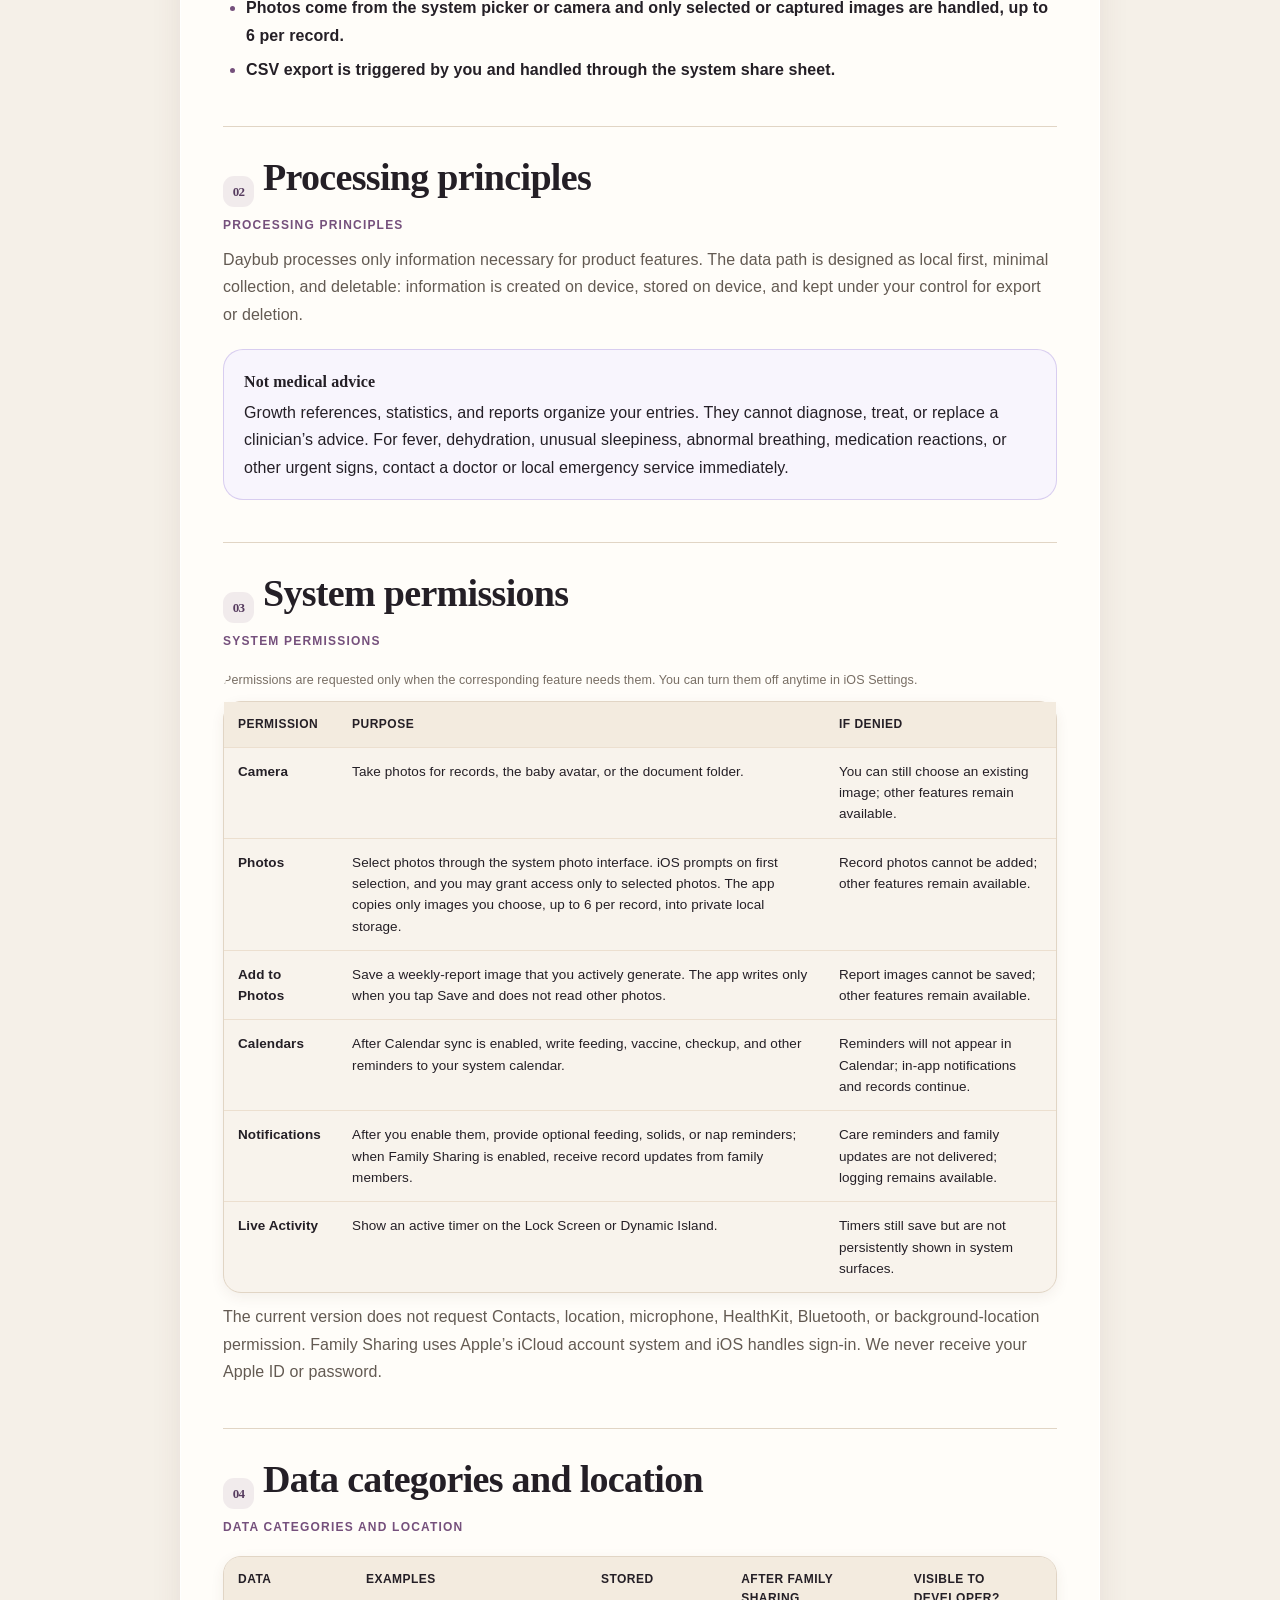
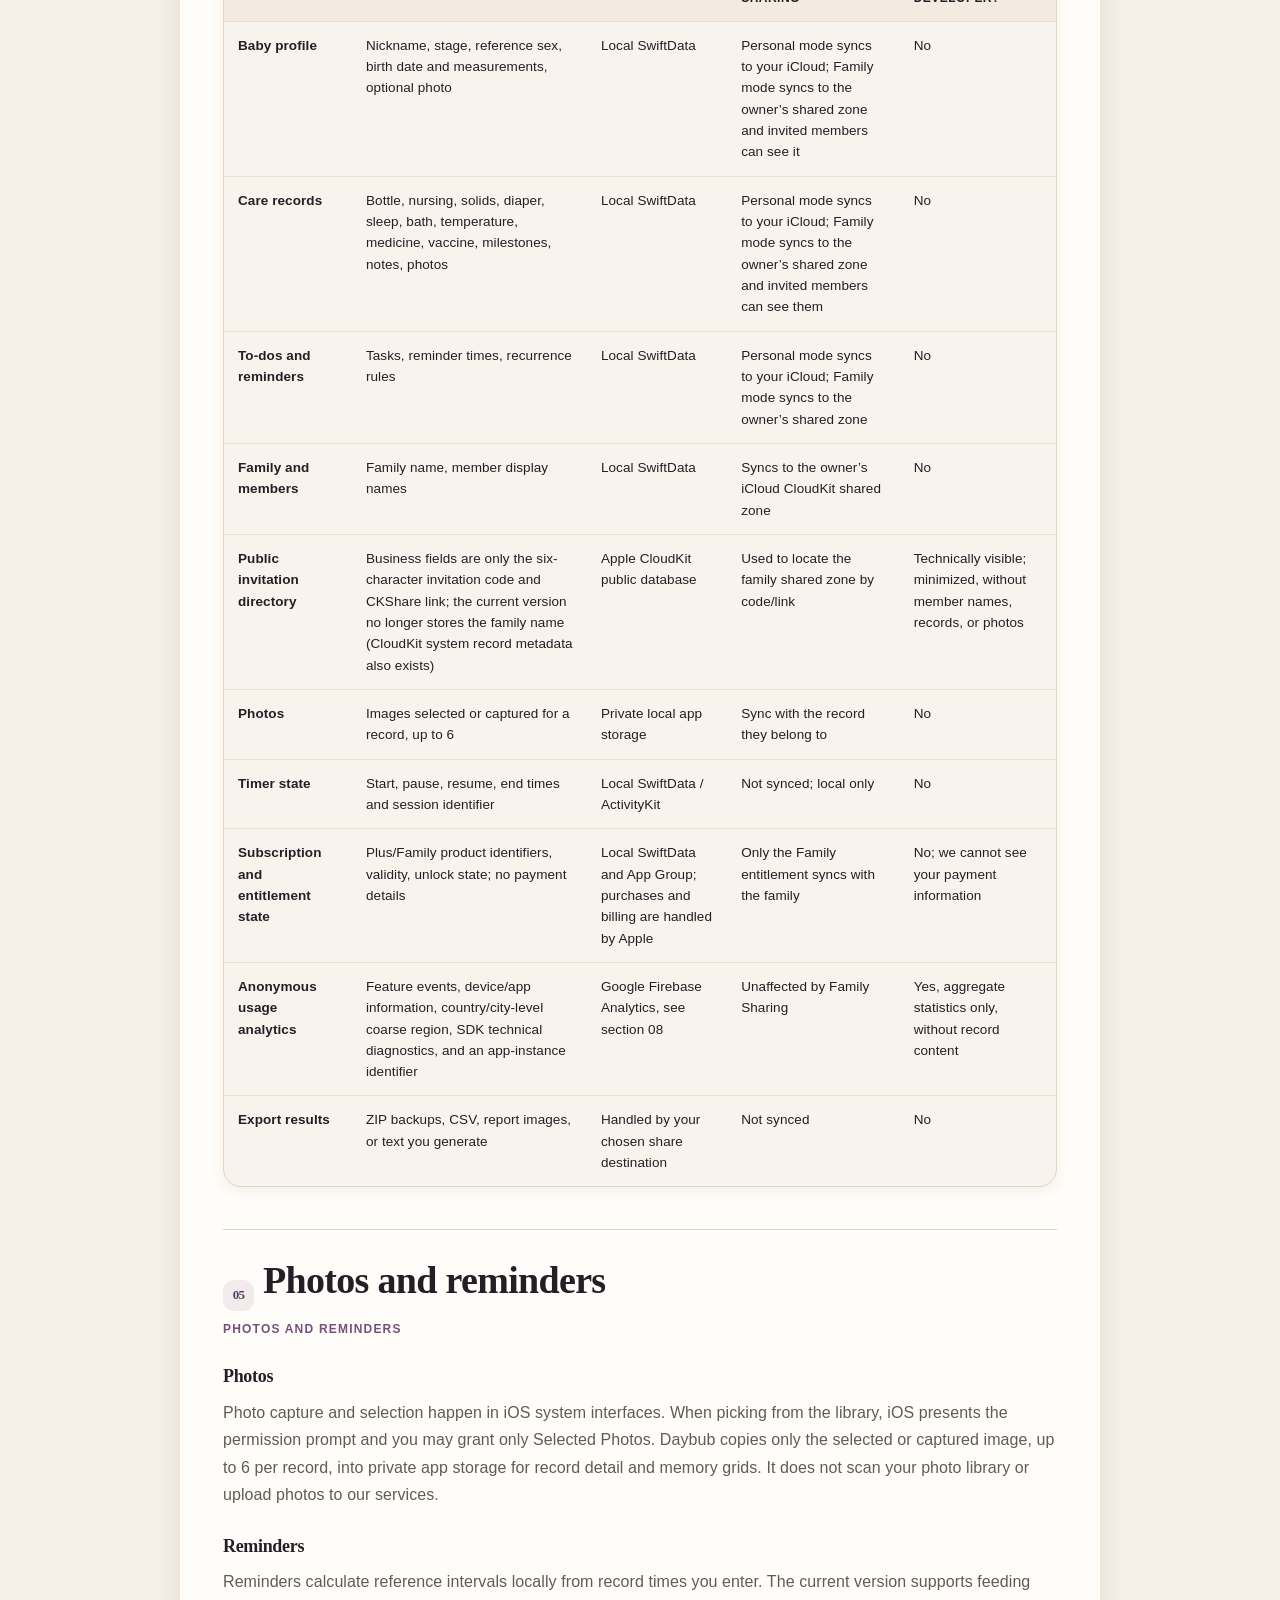
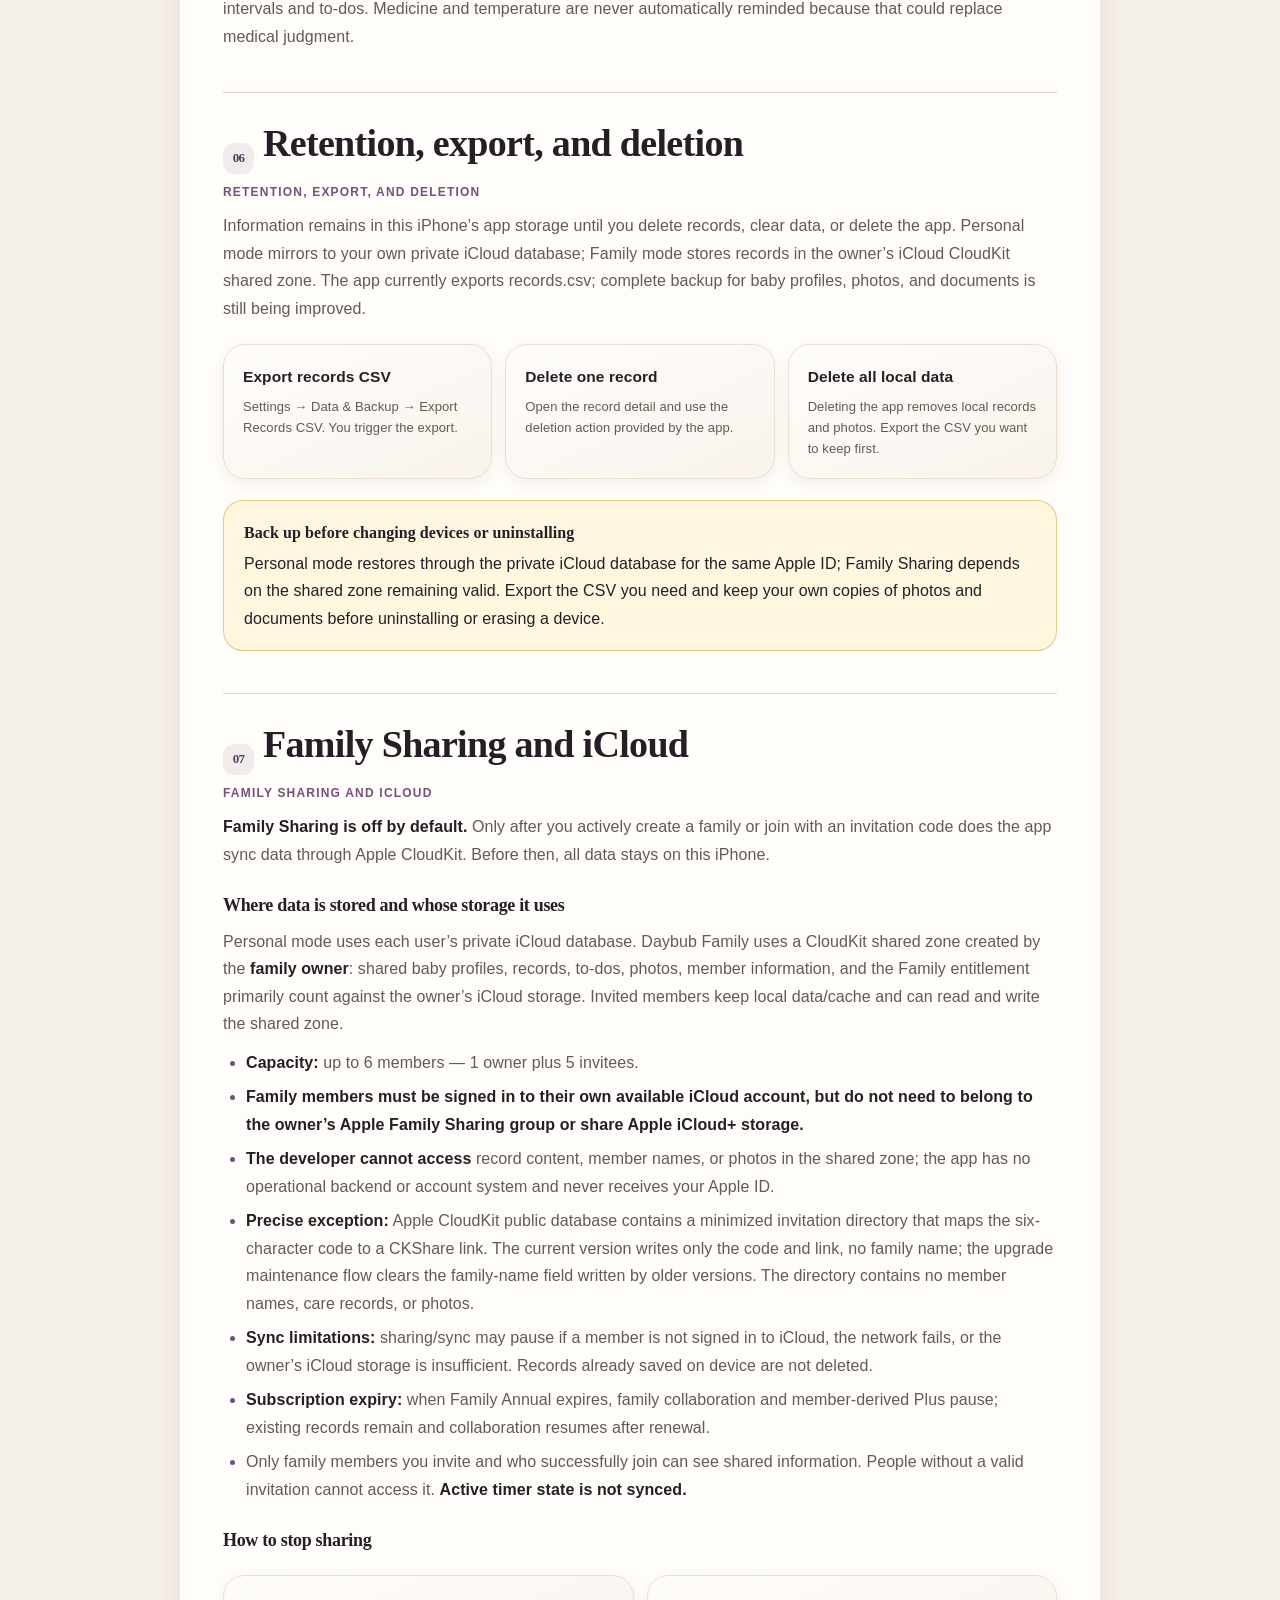
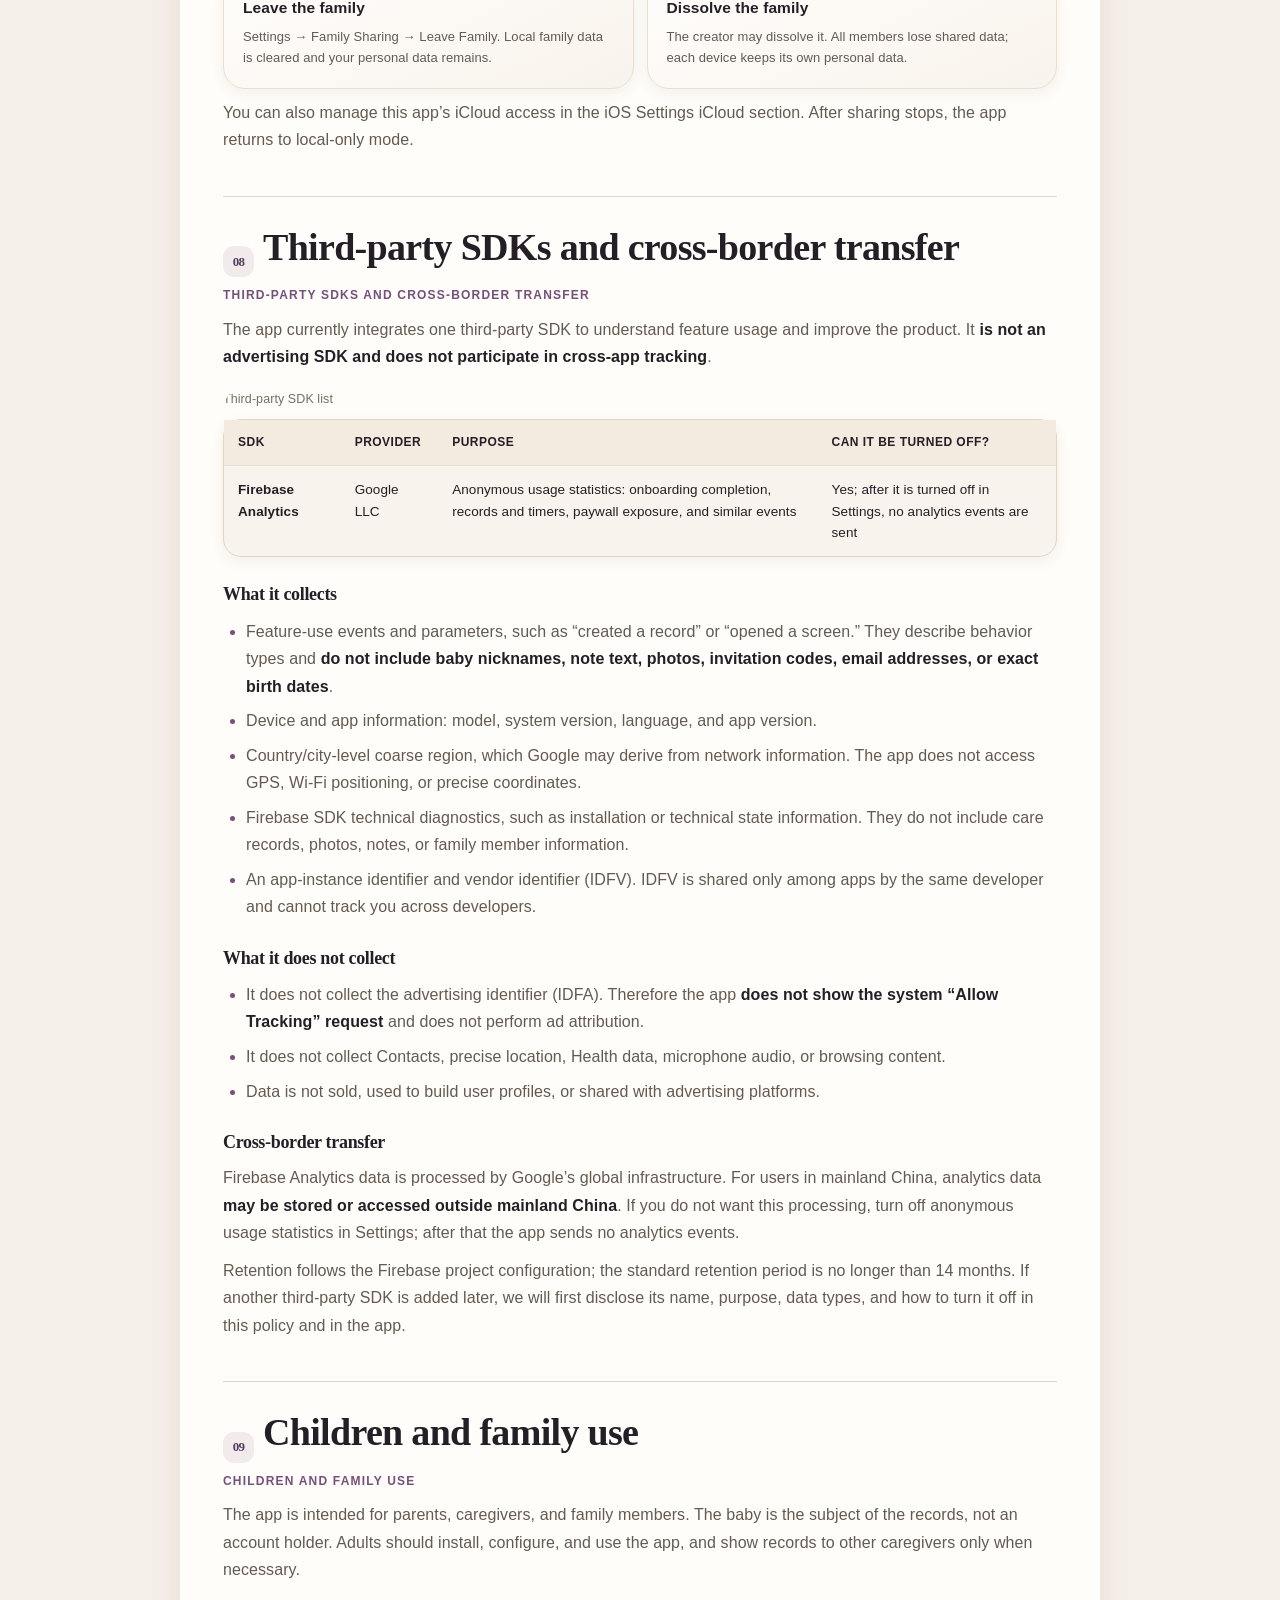
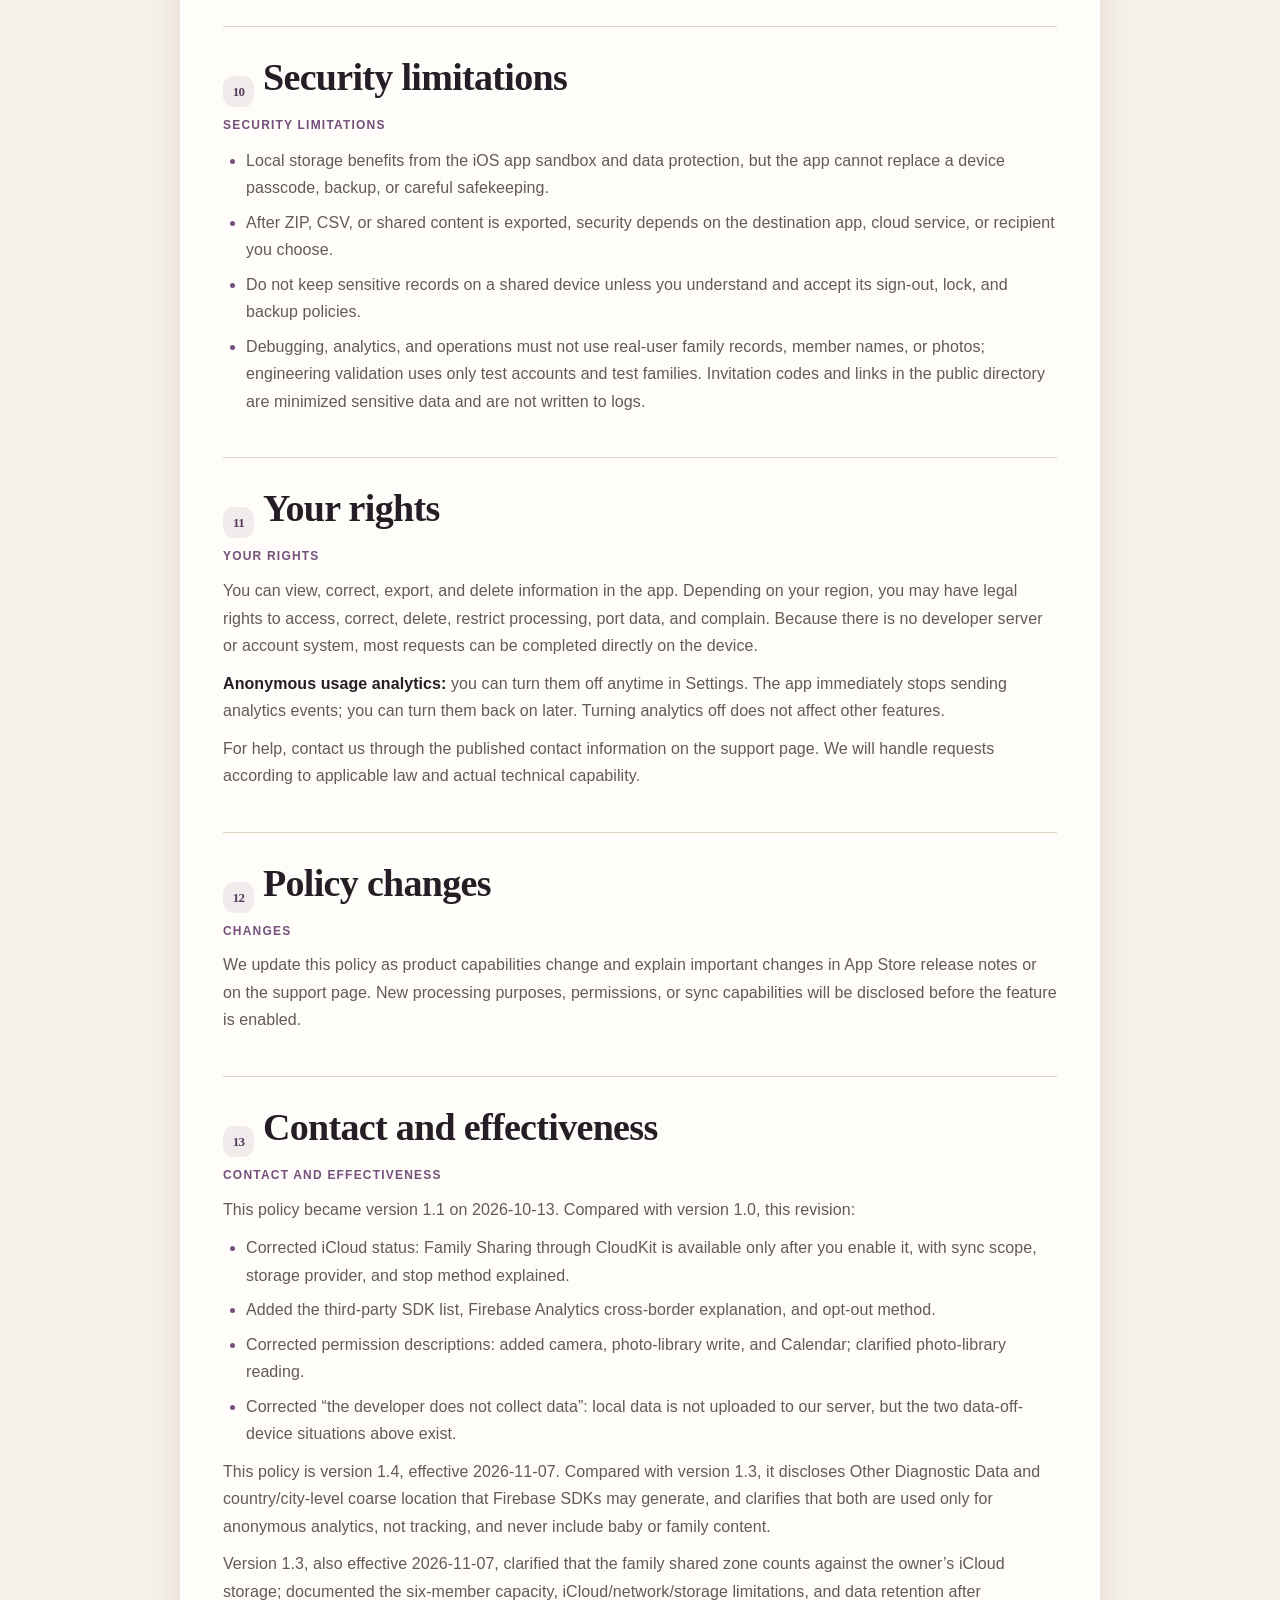
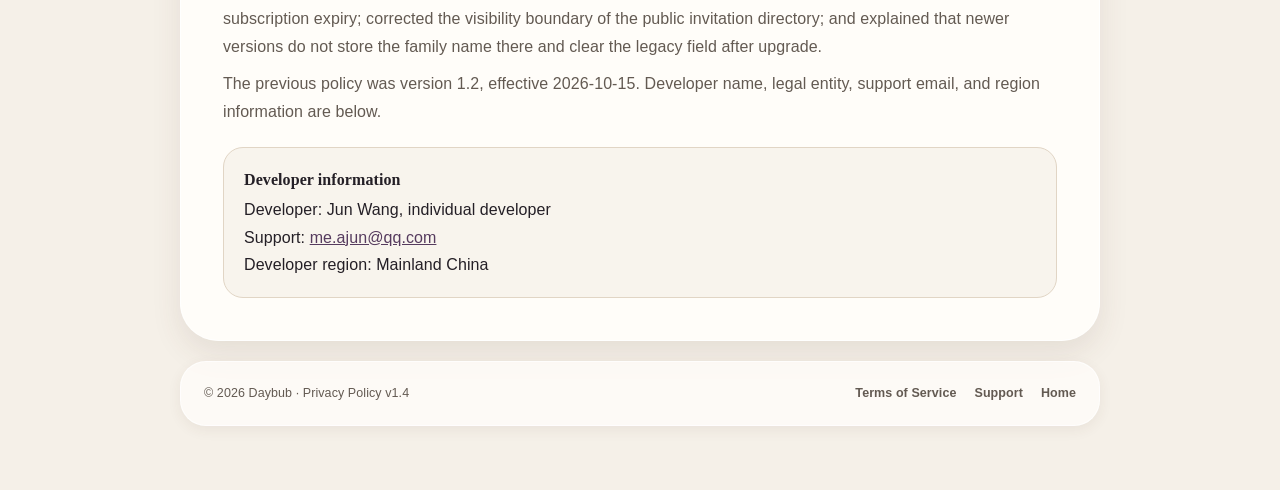
<file: privacy-policy.html>
<!doctype html>
<html lang="zh-CN">
<head>
  <meta charset="utf-8">
  <meta name="viewport" content="width=device-width, initial-scale=1">
  <title>隐私政策 — Daybub</title>
  <meta name="description" content="Daybub 的隐私政策：本机优先保存照护记录；家庭共享经创建者的 iCloud CloudKit 共享区同步；含可关闭的匿名使用统计（Firebase Analytics，不采 IDFA、无广告、无跨应用跟踪）。">
  <meta property="og:title" content="隐私政策 — Daybub">
  <meta property="og:description" content="本机优先保存照护记录；家庭共享经你的 iCloud；分析可关闭。">
  <meta property="og:type" content="website">
  <link rel="canonical" href="https://babyoneday.zpad.app/privacy-policy.html">
  <link rel="alternate" hreflang="zh-CN" href="https://babyoneday.zpad.app/privacy-policy.html">
  <link rel="alternate" hreflang="en" href="https://babyoneday.zpad.app/en/privacy-policy.html">
  <link rel="alternate" hreflang="x-default" href="https://babyoneday.zpad.app/privacy-policy.html">
  <link rel="icon" type="image/png" href="assets/app-icon.png">
  <script src="assets/language-routing.js"></script>
  <link rel="stylesheet" href="css/site.css">
</head>
<body class="legal">
  <a class="skip-link" href="#main">跳到正文 Skip to content</a>
  <div class="site-shell">
    <header class="site-header">
      <a class="brand" href="index.html">
        <span class="brand-mark" aria-hidden="true"><img src="assets/app-icon-192.webp" width="46" height="46" alt="" decoding="async"></span>
        <span>
          <span class="brand-name">Daybub</span>
          <span class="brand-sub">Baby Tracker</span>
        </span>
      </a>
      <nav class="site-nav" aria-label="网页导航">
        <a href="index.html">首页 Home</a>
        <a href="support.html">支持 Support</a>
        <a href="terms-of-service.html">条款 Terms</a>
        <a href="privacy-policy.html" aria-current="page">隐私 Privacy</a>
        <a class="language-switch" href="en/privacy-policy.html?lang=en" lang="en" hreflang="en">English</a>
      </nav>
    </header>

    <section class="hero" aria-labelledby="page-title">
      <p class="eyebrow">本机优先 · Local-first</p>
      <h1 id="page-title">隐私政策</h1>
      <p class="h1-en">Privacy Policy</p>
      <p class="lede">Daybub 把宝宝的日常照护记录当作家庭资料处理：数据先保存在这台 iPhone 上，不经过开发者自己的服务器。只有两种情况会让数据离开这台设备——创建者主动开启的家庭共享（经创建者 iCloud CloudKit 共享区），以及你可以在设置里关掉的匿名使用统计。</p>
      <div class="meta-row" aria-label="版本信息">
        <span class="meta-pill">版本 <strong>1.4</strong></span>
        <span class="meta-pill">更新日期 <strong>2026-11-07</strong></span>
        <span class="meta-pill">适用范围 <strong>iPhone App</strong></span>
      </div>
      <div class="status-card">
        <div class="status-item"><b>开发者服务器</b><span>没有，数据不在我们的服务器上 No developer server</span></div>
        <div class="status-item"><b>iCloud</b><span>家庭数据在创建者 iCloud 共享区 Family data in owner iCloud zone</span></div>
        <div class="status-item"><b>照片</b><span>只读取你选择的照片（每条记录最多 6 张） Only the photos you pick</span></div>
        <div class="status-item"><b>匿名统计</b><span>Firebase Analytics，可在设置中关闭 Opt-out available</span></div>
        <div class="status-item"><b>广告 / 跟踪</b><span>不包含 No ads or tracking</span></div>
      </div>
    </section>

    <nav class="toc" aria-labelledby="toc-title">
      <h2 id="toc-title">目录 Contents</h2>
      <ol>
        <li><a href="#summary">要点</a></li>
        <li><a href="#principles">我们的处理原则</a></li>
        <li><a href="#permissions">系统权限</a></li>
        <li><a href="#categories">资料类型与位置</a></li>
        <li><a href="#photos-reminders">照片与提醒</a></li>
        <li><a href="#storage">保存、导出和删除</a></li>
        <li><a href="#icloud">家庭共享与 iCloud</a></li>
        <li><a href="#sdk">第三方 SDK 与数据出境</a></li>
        <li><a href="#children">儿童与家庭使用</a></li>
        <li><a href="#security">安全限制</a></li>
        <li><a href="#rights">你的权利</a></li>
        <li><a href="#changes">政策变更</a></li>
        <li><a href="#contact">联系与生效</a></li>
      </ol>
    </nav>

    <main id="main" class="main-card">
      <section id="summary" aria-labelledby="summary-title">
        <h2 id="summary-title"><span class="section-number">01</span>隐私要点</h2>
        <p class="h2-en">Summary</p>
        <ul>
          <li><strong>照护记录保存在本机 App 存储中。</strong><span class="small-en">Care records live in the app’s local storage on this iPhone.</span></li>
          <li><strong>没有开发者服务器，也没有账号系统。</strong><span class="small-en">No developer server and no account system.</span></li>
          <li><strong>家庭共享默认关闭。</strong>创建者主动开启家庭共享后，记录会通过 Apple CloudKit 写入创建者的 iCloud 共享区，并由最多 6 位家庭成员读写；这不是 Apple 系统的“家庭共享”。<span class="small-en">Daybub Family is off by default. After the owner enables it, records sync through a CloudKit shared zone in the owner’s iCloud for up to six members; it is not Apple Family Sharing.</span></li>
          <li><strong>我们使用 Firebase Analytics 做匿名使用统计，你可以在设置中关闭。</strong>它记录的是“做了什么操作”这类事件，不含宝宝昵称、备注正文或照片；不采集广告标识符（IDFA），没有广告 SDK、跨应用跟踪或用户画像。<span class="small-en">Firebase Analytics collects anonymous usage events and can be turned off in Settings. No baby names, notes, or photos; no IDFA, no ad SDKs, no cross-app tracking or profiling.</span></li>
          <li><strong>照片通过系统照片选择器或相机获取，只处理你选择或拍摄的图片（每条记录最多 6 张）。</strong><span class="small-en">Photos come from the system picker or camera; only the images you pick (up to 6 per record) are handled.</span></li>
          <li><strong>记录 CSV 导出由你主动触发，分享面板由系统处理。</strong><span class="small-en">CSV export is user-initiated and handled through the system share sheet.</span></li>
        </ul>
      </section>

      <section id="principles" aria-labelledby="principles-title">
        <h2 id="principles-title"><span class="section-number">02</span>我们的处理原则</h2>
        <p class="h2-en">Processing principles</p>
        <p>Daybub 只处理完成产品功能所必需的资料。我们采用“先本机、少收集、可删除”的方式设计数据路径：资料在设备上生成、在设备上保存、由你决定是否导出或删除。</p>
        <p class="small-en">Daybub processes only information necessary for the product. Data is created on device, stored on device, and remains under your control for export or deletion.</p>
        <div class="callout privacy">
          <b>不是医疗建议</b>
          生长参考、统计和周报只整理你输入的记录，不能诊断、治疗或替代医生意见。孩子出现发热、脱水、异常嗜睡、呼吸异常、用药反应或其他急症信号时，请立即联系医生或当地急救服务。
          <span class="small-en">Growth references, statistics, and reports organize your entries. They are not medical advice and never replace care from a qualified clinician.</span>
        </div>
      </section>

      <section id="permissions" aria-labelledby="permissions-title">
        <h2 id="permissions-title"><span class="section-number">03</span>系统权限</h2>
        <p class="h2-en">System permissions</p>
        <table class="data-table">
          <caption>权限只在对应功能需要时请求；你可以随时在 iOS 设置中关闭。</caption>
          <thead><tr><th scope="col">权限</th><th scope="col">用途</th><th scope="col">拒绝后的影响</th></tr></thead>
          <tbody>
            <tr><td>相机 / Camera</td><td>直接拍照，用作记录照片、宝宝头像或证件夹图片。</td><td>仍可从相册选图，其余功能可用。</td></tr>
            <tr><td>照片（读取）/ Photos</td><td>通过系统相册界面选取照片。iOS 会在首次选取时弹出权限提示，你可以只授权“选中的照片”。App 只把你选中的图片（每条记录最多 6 张）复制到本机私有存储。</td><td>无法添加记录照片，其余功能可用。</td></tr>
            <tr><td>照片（写入）/ Photo Library Add</td><td>把你主动生成的周报图片保存到相册。仅在你点击保存时写入，App 不读取相册其他内容。</td><td>无法保存周报图片，其余功能可用。</td></tr>
            <tr><td>日历 / Calendars</td><td>在你开启日历同步后，把喂奶、疫苗、体检等提醒写进你的系统日历。</td><td>日历里看不到提醒；App 内通知与记录功能不受影响。</td></tr>
            <tr><td>通知 / Notifications</td><td>在你选择开启后提供喂奶、辅食或小睡的参考提醒；家庭共享开启时，用于接收家人的记录更新。</td><td>不会收到照护提醒与家庭更新，记录功能可用。</td></tr>
            <tr><td>Live Activity</td><td>在锁屏或灵动岛显示进行中的计时。</td><td>计时仍会保存，只是不在系统界面常驻显示。</td></tr>
          </tbody>
        </table>
        <p>当前版本不请求通讯录、位置、麦克风、健康 App（HealthKit）、蓝牙或后台定位权限。家庭共享使用 Apple 的 iCloud 账户体系，由 iOS 系统处理登录，我们不会拿到你的 Apple ID 或密码。</p>
      </section>

      <section id="categories" aria-labelledby="categories-title">
        <h2 id="categories-title"><span class="section-number">04</span>资料类型与位置</h2>
        <p class="h2-en">Data categories and location</p>
        <table class="data-table">
          <thead><tr><th scope="col">资料</th><th scope="col">例子</th><th scope="col">保存位置</th><th scope="col">家庭共享开启后</th><th scope="col">开发者是否可见</th></tr></thead>
          <tbody>
            <tr><td>宝贝档案</td><td>昵称、阶段、参考性别、出生日期与出生身高体重、可选照片</td><td>本机 SwiftData</td><td>个人模式同步到自己的 iCloud；家庭模式同步到创建者 iCloud 共享区，被邀请成员可见</td><td>否</td></tr>
            <tr><td>照护记录</td><td>瓶喂、亲喂、辅食、尿布、睡眠、洗澡、体温、用药、疫苗、里程碑等，含备注与照片</td><td>本机 SwiftData</td><td>个人模式同步到自己的 iCloud；家庭模式同步到创建者 iCloud 共享区，被邀请成员可见</td><td>否</td></tr>
            <tr><td>待办与提醒</td><td>你添加的待办事项、提醒时间与重复规则</td><td>本机 SwiftData</td><td>个人模式同步到自己的 iCloud；家庭模式同步到创建者 iCloud 共享区</td><td>否</td></tr>
            <tr><td>家庭与成员</td><td>家庭名称、成员显示名</td><td>本机 SwiftData</td><td>同步到创建者的 iCloud CloudKit 共享区</td><td>否</td></tr>
            <tr><td>公共邀请目录</td><td>业务字段仅 6 位邀请码、CKShare 邀请链接；当前版本不再写入家庭名称（另含 CloudKit 系统记录元数据）</td><td>Apple CloudKit public database</td><td>用于通过邀请码/链接找到家庭共享区</td><td>技术上可见；按最小化处理，不含成员名、记录或照片</td></tr>
            <tr><td>照片</td><td>你为单条记录选择或拍摄的图片（最多 6 张）</td><td>本机 App 私有存储</td><td>随所属记录同步</td><td>否</td></tr>
            <tr><td>计时状态</td><td>开始、暂停、继续、结束时间和会话标识</td><td>本机 SwiftData / ActivityKit</td><td>不同步（仅本机）</td><td>否</td></tr>
            <tr><td>订阅与权益状态</td><td>Plus / Family 商品标识、有效期与解锁状态；不含付款明细</td><td>本机 SwiftData 与 App Group；购买与账单由 Apple 处理</td><td>仅 Family 凭证随家庭共享同步</td><td>否（我们看不到你的付款信息）</td></tr>
            <tr><td>匿名使用统计</td><td>功能使用事件、设备与应用信息、国家/城市级粗略区域、SDK 技术诊断、App 实例标识符</td><td>Google Firebase Analytics（见第 08 节）</td><td>不受家庭共享影响</td><td>是（仅聚合统计，不含记录内容）</td></tr>
            <tr><td>导出结果</td><td>你主动生成的 ZIP 备份、CSV、图片或文字周报</td><td>由系统分享目标处理</td><td>不同步</td><td>否</td></tr>
          </tbody>
        </table>
      </section>

      <section id="photos-reminders" aria-labelledby="photos-reminders-title">
        <h2 id="photos-reminders-title"><span class="section-number">05</span>照片与提醒</h2>
        <p class="h2-en">Photos and reminders</p>
        <h3>照片</h3>
        <p>拍照与选图都在 iOS 系统界面里完成。从相册选取时，iOS 会弹出相册权限提示，你可以只授权“选中的照片”。App 只把你选中或拍摄的图片（每条记录最多 6 张）复制到本机 App 私有存储，用于记录详情和回忆网格；不会扫描你的相册，也不会把照片上传到我们的任何服务。</p>
        <p class="small-en">Capture and selection happen in iOS system UI. When picking from your library, iOS prompts for access and you may grant only “Selected Photos”. Only the chosen or captured image is copied into private app storage; the library is never scanned or uploaded to our services.</p>
        <h3>提醒</h3>
        <p>提醒只根据你在本机输入的记录时间计算参考间隔，当前仅支持喂奶间隔与待办。喂药和体温不会被自动提醒，避免替代医疗判断。</p>
        <p class="small-en">Reminders are calculated locally from your entries. Medicine and temperature are never auto-reminded.</p>
      </section>

      <section id="storage" aria-labelledby="storage-title">
        <h2 id="storage-title"><span class="section-number">06</span>保存、导出和删除</h2>
        <p class="h2-en">Retention, export, and deletion</p>
        <p>资料会一直保存在这台 iPhone 的 App 存储中，直到你删除记录、清除数据或删除 App。个人模式会镜像到你自己的 iCloud 私有库；家庭共享模式会保存到创建者 iCloud 的 CloudKit 共享区。当前 App 提供 records.csv 文本导出，照片与证件文件的完整备份能力仍在完善中。</p>
        <div class="action-grid">
          <div class="action-card"><b>导出记录 CSV</b><span>设置 → 数据与备份 → 仅导出记录 CSV。导出动作由你触发。</span></div>
          <div class="action-card"><b>删除单条记录</b><span>进入记录详情，按 App 提供的删除操作处理。</span></div>
          <div class="action-card"><b>删除全部本机资料</b><span>删除 App 会移除本机 App 存储中的记录和照片。请先导出需要保留的 CSV。</span></div>
        </div>
        <div class="callout warning">
          <b>换机或卸载前请先备份</b>
          个人模式依赖你登录同一 Apple ID 的 iCloud 私有库恢复；家庭共享依赖共享区有效。卸载或抹掉设备前，请先导出需要的 CSV，并确认照片和证件文件已有你自己的备份。
          <span class="small-en">Personal mode restores through your private iCloud database; Family Sharing depends on the shared zone. Export your CSV and keep your own copies of photos and documents before uninstalling.</span>
        </div>
      </section>

      <section id="icloud" aria-labelledby="icloud-title">
        <h2 id="icloud-title"><span class="section-number">07</span>家庭共享与 iCloud</h2>
        <p class="h2-en">Family Sharing and iCloud</p>
        <p><strong>家庭共享默认关闭。</strong>只有在你主动创建家庭或输入邀请码加入家庭时，App 才会通过 Apple 的 CloudKit 同步数据。未开启时，你的全部数据只留在这台 iPhone 上。</p>
        <p class="small-en">Family Sharing is off by default. CloudKit sync starts only when you create or join a family. Otherwise all data stays on this iPhone.</p>
        <h3>同步到哪里、占用谁的空间</h3>
        <p>个人模式使用每个用户自己的 iCloud 私有库。Daybub 家庭模式由<strong>家庭创建者（Owner）</strong>创建 CloudKit 共享区：家庭宝宝档案、记录、待办、照片、成员信息和 Family 凭证主要占用创建者的 iCloud 空间；受邀成员保留本机数据/缓存并可读写共享区。</p>
        <p class="small-en">Personal mode uses each user’s private iCloud database. Daybub Family uses a CloudKit shared zone created by the family owner: shared records primarily count against the owner’s iCloud storage, while members keep local data/cache and can read and write the shared zone.</p>
        <ul>
          <li><strong>家庭容量：</strong>最多 6 人，即创建者 1 人 + 受邀者 5 人。</li>
          <li><strong>家庭成员需登录各自可用的 iCloud 账号，但不需要加入 Apple 系统的家庭共享，也不要求共享 Apple iCloud+ 存储空间。</strong></li>
          <li><strong>开发者无法访问</strong>共享区中的记录内容、成员名或照片；我们没有业务后台和账号系统，也拿不到你的 Apple ID。</li>
          <li><strong>例外要精确说明：</strong>Apple CloudKit public database 中有一份最小化邀请目录，用于把 6 位邀请码映射到 CKShare 链接。当前版本只写入邀请码和邀请链接，不再写入家庭名称；升级后的维护流程会清除旧版本曾写入的家庭名称。该目录不包含成员名、照护记录或照片。</li>
          <li><strong>同步限制：</strong>成员未登录 iCloud、网络失败或创建者 iCloud 空间不足时，共享/同步可能暂停；已保存在本机的记录不会被删除。</li>
          <li><strong>订阅过期：</strong>Family Annual 过期后家庭协作和成员派生 Plus 暂停；已有记录保留，重新订阅后可继续协作。</li>
          <li>只有被邀请并成功加入的家庭成员能看到共享资料；没有有效邀请码/链接的人无法访问。<strong>进行中的计时状态不同步</strong>。</li>
        </ul>
        <h3>如何停止共享</h3>
        <div class="action-grid">
          <div class="action-card"><b>离开家庭</b><span>设置 → 家庭共享 → 离开家庭。会清除本机的家庭数据，你的个人数据保留。</span></div>
          <div class="action-card"><b>解散家庭</b><span>创建者可解散。解散后所有成员失去共享数据，各自本机的个人数据保留。</span></div>
        </div>
        <p>你也可以直接在 iOS 系统设置的 iCloud 中管理本 App 的 iCloud 使用权。停止共享后，App 回到纯本机模式。</p>
      </section>

      <section id="sdk" aria-labelledby="sdk-title">
        <h2 id="sdk-title"><span class="section-number">08</span>第三方 SDK 与数据出境</h2>
        <p class="h2-en">Third-party SDKs and cross-border transfer</p>
        <p>App 当前集成了一个第三方 SDK，用于了解功能使用情况、改进产品。它<strong>不是广告 SDK，也不参与跨应用跟踪</strong>。</p>
        <table class="data-table">
          <caption>第三方 SDK 清单</caption>
          <thead><tr><th scope="col">SDK</th><th scope="col">提供方</th><th scope="col">用途</th><th scope="col">能否关闭</th></tr></thead>
          <tbody>
            <tr><td>Firebase Analytics</td><td>Google LLC</td><td>匿名使用统计：引导完成率、记录与计时使用情况、付费墙曝光等</td><td>可以，设置中关闭后不再发送</td></tr>
          </tbody>
        </table>
        <h3>它采集什么</h3>
        <ul>
          <li>功能使用事件与参数，例如“新增了一条记录”“打开了某一页”——记录的是行为类型，<strong>不含宝宝昵称、备注正文、照片、邀请码、邮箱或精确生日</strong>。</li>
          <li>设备与应用信息：机型、系统版本、语言、App 版本。</li>
          <li>国家/城市级粗略区域：可能由 Google 根据网络信息推导；App 不访问 GPS、Wi-Fi 定位或精确经纬度。</li>
          <li>Firebase SDK 技术诊断：例如安装/技术状态信息；不包含照护记录、照片、备注或家庭成员信息。</li>
          <li>应用实例标识符与厂商标识符（IDFV）。IDFV 只在同一个开发者的 App 之间相同，不能跨开发者追踪你。</li>
        </ul>
        <h3>它不采集什么</h3>
        <ul>
          <li>不采集广告标识符（IDFA）。因此 App <strong>不会弹出“允许跟踪”的系统请求</strong>，也不做广告归因。</li>
          <li>不采集通讯录、精确位置、健康数据、麦克风或浏览内容。</li>
          <li>不出售数据，不用于构建用户画像，不与广告平台共享。</li>
        </ul>
        <h3>数据出境说明</h3>
        <p>Firebase Analytics 的数据由 Google 的全球基础设施处理。对于中国大陆的用户，这类分析数据<strong>可能在境外存储与访问</strong>。如果你不希望发生这一处理，请在设置中关闭匿名使用统计——关闭后 App 不再发送任何分析事件。</p>
        <p class="small-en">Analytics data is processed on Google’s global infrastructure and may be stored outside mainland China. Turning off anonymous analytics stops all transmission.</p>
        <p>分析数据的保存期限由 Firebase 项目配置决定（标准版最长不超过 14 个月）。如后续引入其他第三方 SDK，我们会先在本政策与 App 内说明其名称、用途、采集类型与关闭方式。</p>
      </section>

      <section id="children" aria-labelledby="children-title">
        <h2 id="children-title"><span class="section-number">09</span>儿童与家庭使用</h2>
        <p class="h2-en">Children and family use</p>
        <p>本 App 面向父母、照护者和家庭成员使用。宝宝是资料的主体，而不是账户持有人。请由成年人安装、配置和使用 App，并仅在必要时向其他照护者展示记录。</p>
        <p class="small-en">Adults install and configure the app. The baby is the subject of the records, not an account holder.</p>
      </section>

      <section id="security" aria-labelledby="security-title">
        <h2 id="security-title"><span class="section-number">10</span>安全限制</h2>
        <p class="h2-en">Security limitations</p>
        <ul>
          <li>本机存储受益于 iOS 的 App 沙盒和数据保护，但 App 不能替代设备密码、备份或安全保管。</li>
          <li>ZIP、CSV 和分享内容一旦导出，后续安全性由你选择的目标 App、云端服务或接收人控制。</li>
          <li>请不要在共享设备上保存敏感记录，除非你了解并接受该设备的登出、锁定和备份策略。</li>
          <li>调试、分析和运营不得使用真实用户的家庭记录、成员名或照片；工程验证只使用测试账号和测试家庭。公共邀请目录中的邀请码/链接按最小化敏感数据处理，不写入日志。</li>
        </ul>
      </section>

      <section id="rights" aria-labelledby="rights-title">
        <h2 id="rights-title"><span class="section-number">11</span>你的权利</h2>
        <p class="h2-en">Your rights</p>
        <p>你可以在 App 中查看、修正、导出和删除资料。根据你所在地区，你可能拥有访问、更正、删除、限制处理、携带和投诉等法定权利。由于没有开发者服务器或账号系统，这些请求大多可以直接在设备上完成。</p>
        <p><strong>关于匿名使用统计：</strong>你可以随时在设置中关闭它，关闭后 App 立即停止发送分析事件；你也可以重新开启。关闭统计不影响任何其他功能的使用。</p>
        <p class="small-en">You can turn anonymous analytics off at any time in Settings; all other features keep working.</p>
        <p>如需帮助，请通过支持页中的发布联系方式联系我们；我们会按适用法律和实际技术能力处理。</p>
      </section>

      <section id="changes" aria-labelledby="changes-title">
        <h2 id="changes-title"><span class="section-number">12</span>政策变更</h2>
        <p class="h2-en">Changes</p>
        <p>我们会随产品能力更新本政策，并在 App Store 发行说明或支持页说明重要变化。涉及新处理目的、新权限或同步能力时，会在功能启用前更新。</p>
      </section>

      <section id="contact" aria-labelledby="contact-title">
        <h2 id="contact-title"><span class="section-number">13</span>联系与生效</h2>
        <p class="h2-en">Contact and effectiveness</p>
        <p>本政策自 2026-10-13 起作为 1.1 版生效。相比 1.0 版，本次修订：</p>
        <ul>
          <li>更正 iCloud 状态说明：家庭共享（CloudKit）在你主动开启后可用，并说明同步范围、存储方与停止方式。</li>
          <li>补充第三方 SDK 清单与数据出境说明（Firebase Analytics），以及关闭方式。</li>
          <li>更正系统权限说明：补充相机、相册写入、日历；修正相册读取方式的描述。</li>
          <li>更正“开发者不收集”的表述：本机数据确实不上传我们的服务器，但存在上述两种数据离开设备的情形。</li>
        </ul>
        <p>本政策自 2026-11-07 起作为 1.4 版生效。相比 1.3 版，本次修订：按 Firebase SDK 实际可能产生的数据，补充“其他诊断数据”和“国家/城市级粗略位置”的披露，并说明二者均仅用于匿名分析、不用于追踪，也不包含宝宝/家庭内容。</p>
        <p>本政策此前于 2026-11-07 修订为 1.3 版：明确家庭共享区占用创建者 iCloud 空间；说明 6 人容量、iCloud/网络/空间限制、订阅过期后的保留策略；更正公共邀请目录的可见性边界，并说明新版本不再把家庭名称写入公共目录、升级后会清除旧字段。</p>
        <p>本政策此前自 2026-10-15 起作为 1.2 版生效。开发者名称、法定主体、支持邮箱与地区信息如下。</p>
        <div class="callout">
          <b>开发者信息</b>
          开发者：Jun Wang（个人开发者）<br>支持邮箱：<a href="mailto:me.ajun@qq.com">me.ajun@qq.com</a><br>开发者所在地区：中国内地
          <span class="small-en">Developer: Jun Wang · Support: me.ajun@qq.com · Developer region: Mainland China</span>
        </div>
      </section>
    </main>

    <footer class="site-footer">
      <span>© 2026 Daybub · 隐私政策 v1.4</span>
      <nav class="footer-links" aria-label="页脚导航">
        <a href="terms-of-service.html">服务条款</a>
        <a href="support.html">支持</a>
        <a href="index.html">首页</a>
      </nav>
    </footer>
  </div>
</body>
</html>
</file>
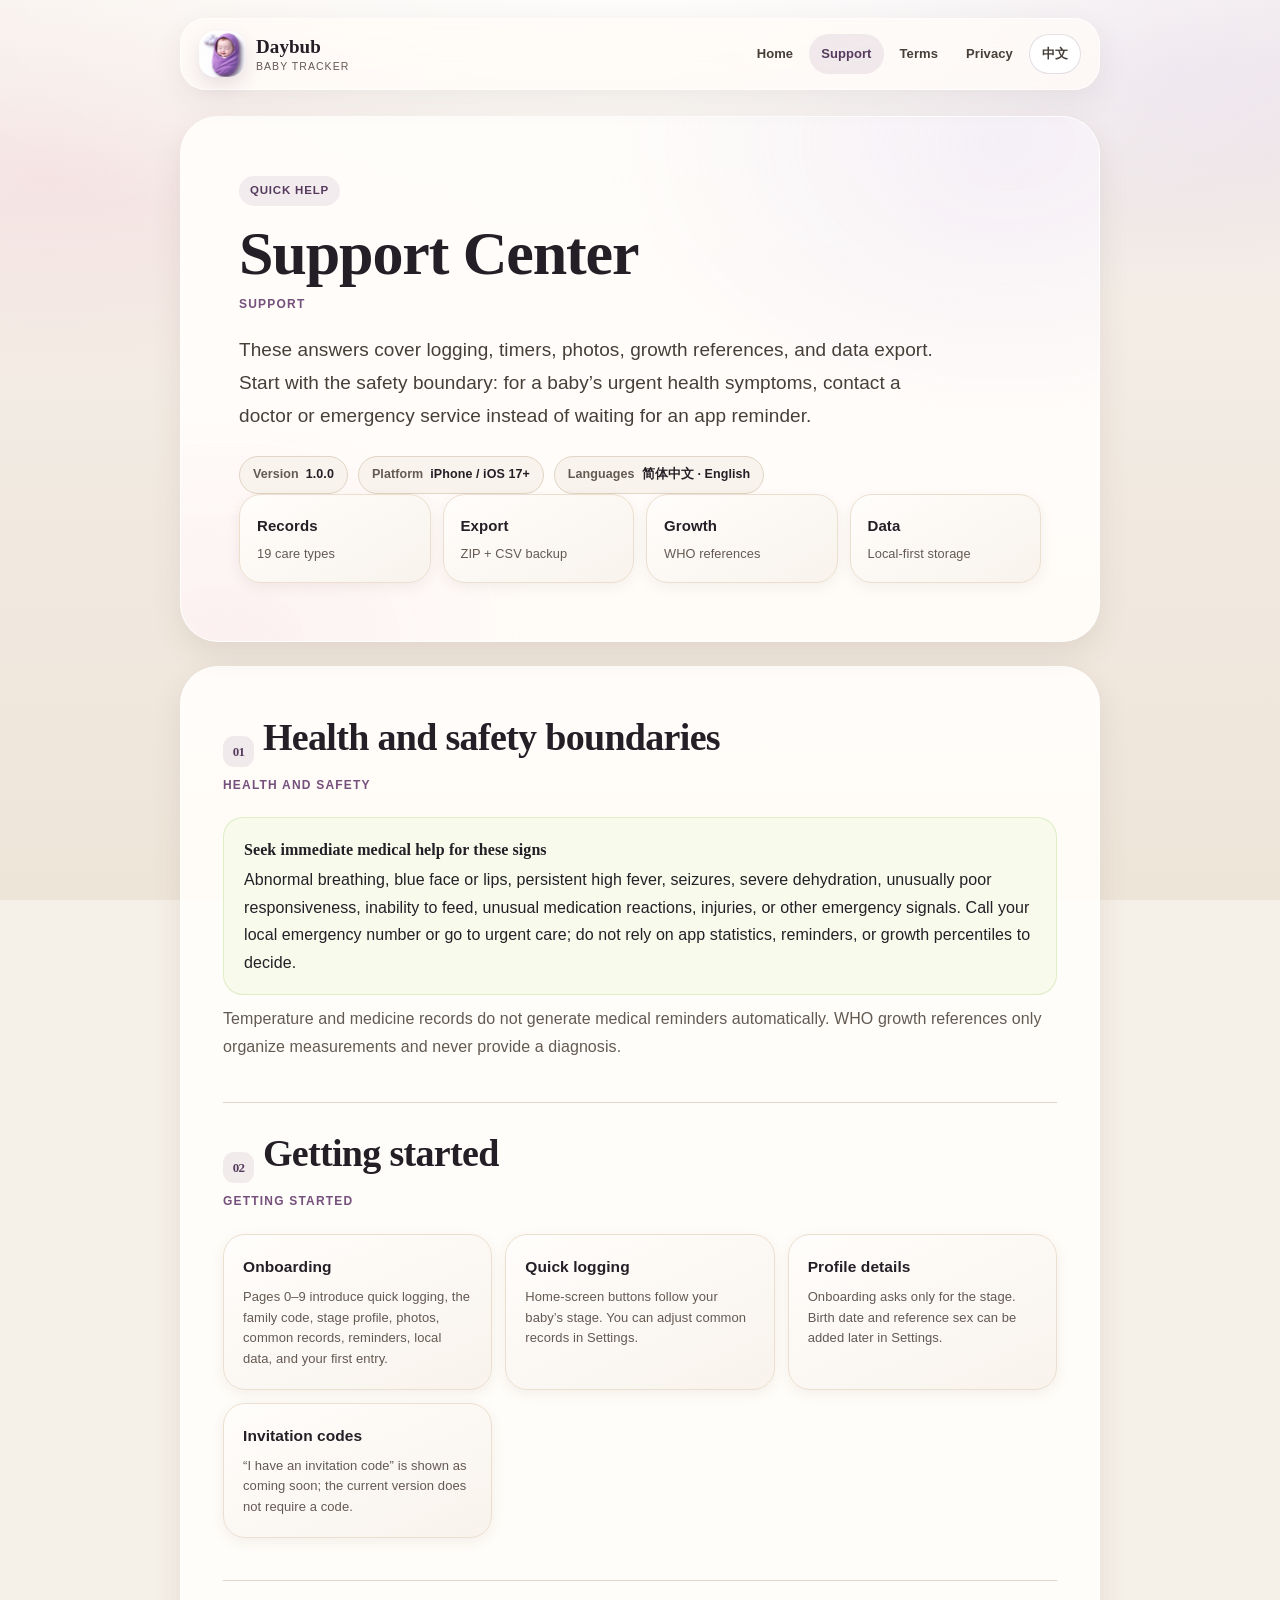
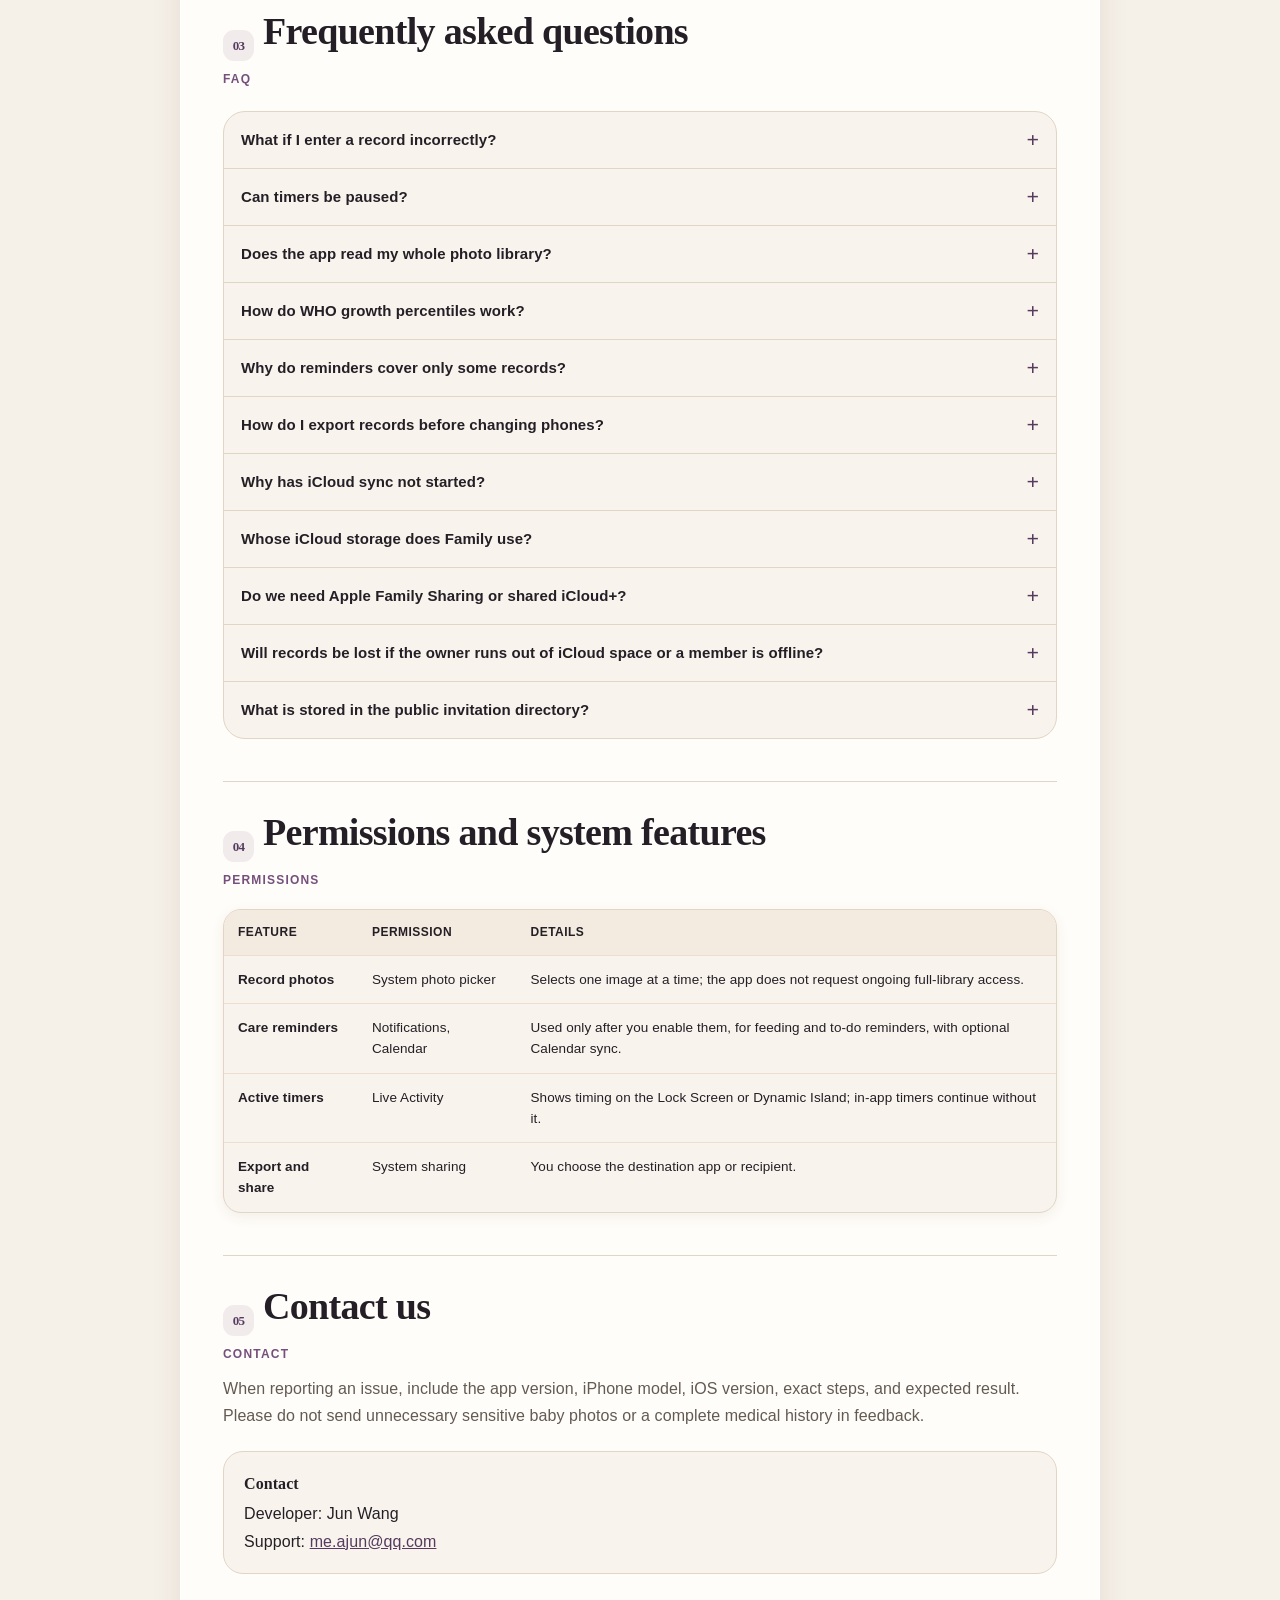
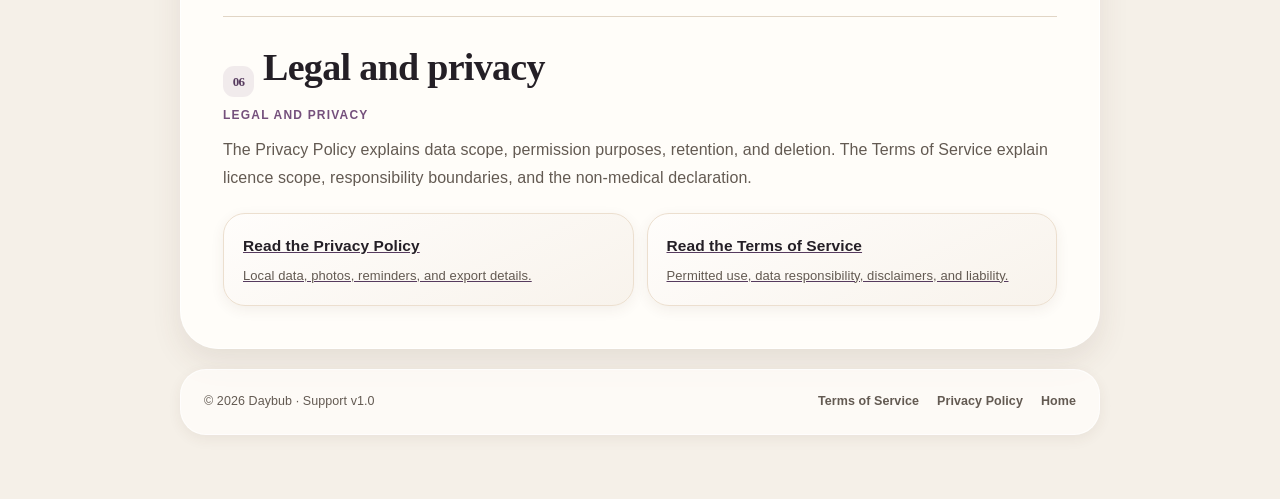
<file: support.html>
<!doctype html>
<html lang="zh-CN">
<head>
  <meta charset="utf-8">
  <meta name="viewport" content="width=device-width, initial-scale=1">
  <title>支持 — Daybub</title>
  <meta name="description" content="Daybub 支持页：记录、计时、照片、WHO 生长参考、CSV 导出、iCloud 同步、家庭共享、权限和安全边界的常见问题。">
  <meta property="og:title" content="支持 — Daybub">
  <meta property="og:description" content="常见问题、数据导出和健康安全边界。">
  <meta property="og:type" content="website">
  <link rel="canonical" href="https://babyoneday.zpad.app/support.html">
  <link rel="alternate" hreflang="zh-CN" href="https://babyoneday.zpad.app/support.html">
  <link rel="alternate" hreflang="en" href="https://babyoneday.zpad.app/en/support.html">
  <link rel="alternate" hreflang="x-default" href="https://babyoneday.zpad.app/support.html">
  <link rel="icon" type="image/png" href="assets/app-icon.png">
  <script src="assets/language-routing.js"></script>
  <link rel="stylesheet" href="css/site.css">
</head>
<body class="legal">
  <a class="skip-link" href="#main">跳到正文 Skip to content</a>
  <div class="site-shell">
    <header class="site-header">
      <a class="brand" href="index.html">
        <span class="brand-mark" aria-hidden="true"><img src="assets/app-icon-192.webp" width="46" height="46" alt="" decoding="async"></span>
        <span><span class="brand-name">Daybub</span><span class="brand-sub">Baby Tracker</span></span>
      </a>
      <nav class="site-nav" aria-label="网页导航">
        <a href="support.html" aria-current="page">支持 Support</a>
        <a href="terms-of-service.html">条款 Terms</a>
        <a href="privacy-policy.html">隐私 Privacy</a>
        <a class="language-switch" href="en/support.html?lang=en" lang="en" hreflang="en">English</a>
      </nav>
    </header>

    <section class="hero" aria-labelledby="page-title">
      <p class="eyebrow">快速支持 · Quick help</p>
      <h1 id="page-title">支持中心</h1>
      <p class="h1-en">Support</p>
      <p class="lede">这里整理了记录、计时、照片、生长参考和数据导出的常见问题。先看安全边界：宝宝的健康异常不要等 App 提醒，请直接联系医生或急救服务。</p>
      <div class="meta-row" aria-label="支持信息">
        <span class="meta-pill">版本 <strong>1.0.0</strong></span>
        <span class="meta-pill">平台 <strong>iPhone / iOS 17+</strong></span>
        <span class="meta-pill">语言 <strong>简体中文 · English labels</strong></span>
      </div>
      <div class="status-card">
        <div class="status-item"><b>记录</b><span>19 种照护类型 19 record types</span></div>
        <div class="status-item"><b>导出</b><span>ZIP + CSV Backup export</span></div>
        <div class="status-item"><b>生长</b><span>WHO 参考 WHO references</span></div>
        <div class="status-item"><b>数据</b><span>本机优先 Local-first</span></div>
      </div>
    </section>

    <main id="main" class="main-card">
      <section aria-labelledby="urgent-title">
        <h2 id="urgent-title"><span class="section-number">01</span>健康与安全边界</h2>
        <p class="h2-en">Health and safety</p>
        <div class="callout care">
          <b>出现这些情况请立即就医</b>
          呼吸异常、面色或嘴唇发紫、持续高热、抽搐、严重脱水、精神反应明显变差、无法进食、用药后异常反应、意外伤害或其他急症信号。请拨打当地急救电话或前往急诊，不要依赖 App 统计、提醒或生长分位做判断。
          <span class="small-en">Seek immediate medical help for breathing problems, persistent high fever, seizures, dehydration, abnormal responsiveness, medication reactions, injuries, or other urgent signs.</span>
        </div>
        <p>体温和用药记录不会自动生成医疗提醒；WHO 生长参考也只整理测量值，不提供诊断。</p>
      </section>

      <section aria-labelledby="start-title">
        <h2 id="start-title"><span class="section-number">02</span>开始使用</h2>
        <p class="h2-en">Getting started</p>
        <div class="action-grid">
          <div class="action-card"><b>Onboarding</b><span>0–9 页会依次介绍两下记录、家庭码、阶段档案、照片、常用记录、提醒、本机数据和第一次记录。</span></div>
          <div class="action-card"><b>快捷记录</b><span>首页按钮按宝宝阶段整理。你可以进入设置调整常用记录。</span></div>
          <div class="action-card"><b>档案信息</b><span>Onboarding 只询问阶段；出生日期和参考性别可之后在设置里选择填写。</span></div>
          <div class="action-card"><b>邀请码</b><span>“我有邀请码”显示即将上线，当前版本不要求你输入邀请码。</span></div>
        </div>
      </section>

      <section aria-labelledby="faq-title">
        <h2 id="faq-title"><span class="section-number">03</span>常见问题</h2>
        <p class="h2-en">FAQ</p>
        <div class="faq">
          <details>
            <summary>记录写错了怎么办？</summary>
            <div class="faq-body">进入记录详情查看、编辑或删除。修改会保存到本机，并在 iCloud 同步或家庭共享开启时按同步规则更新。</div>
          </details>
          <details>
            <summary>计时可以暂停吗？</summary>
            <div class="faq-body">亲喂、睡眠、洗澡和户外支持暂停、继续和结束保存。计时状态会持久化，App 意外退出后可恢复。Live Activity 是否显示取决于系统设置和设备支持。</div>
          </details>
          <details>
            <summary>App 会读取我的整本相册吗？</summary>
            <div class="faq-body">不会。照片通过系统照片选择器选择；未选择图片时 App 不读取照片库。选择后只复制该图片到本机私有存储。</div>
          </details>
          <details>
            <summary>WHO 生长分位怎么用？</summary>
            <div class="faq-body">先在设置中选择填写出生日期和参考性别，再录入体重、身高或头围。App 会用 WHO Child Growth Standards 的月度 L/M/S 数据计算分位和 Z 分数，并在 24 个月后从身长切到身高参考。结果只是参考整理，不是诊断。</div>
          </details>
          <details>
            <summary>为什么提醒只覆盖部分记录？</summary>
            <div class="faq-body">当前支持喂奶间隔提醒和待办提醒，并可将提醒写入系统日历。健康类记录保留为人工记录，避免自动判断。你可以在系统设置中关闭通知。</div>
          </details>
          <details>
            <summary>换机前怎么导出记录？</summary>
            <div class="faq-body">设置 → 数据与备份 → 仅导出记录 CSV。导出包含记录时间、类型、数值、细节与备注；宝宝档案、照片和证件文件的完整备份仍在完善中。换机时可优先使用同一 Apple ID 的 iCloud 恢复。</div>
          </details>
          <details>
            <summary>iCloud 为什么没有开始同步？</summary>
            <div class="faq-body">个人模式默认使用 SwiftData 本地存储并镜像到你自己的 iCloud 私有库；家庭共享会在你创建或加入家庭后使用 CloudKit 共享区。需要登录 iCloud、可用网络和有效家庭订阅状态。</div>
          </details>
          <details>
            <summary>家庭数据占用谁的 iCloud 空间？</summary>
            <div class="faq-body">家庭云端数据保存在创建者（Owner）的 iCloud CloudKit 共享区，主要占用创建者空间；成员保留本机数据/缓存并可读写共享区。建议由长期使用、iCloud 空间充足的家人创建家庭。</div>
          </details>
          <details>
            <summary>需要加入 Apple 的“家庭共享”或共享 iCloud+ 吗？</summary>
            <div class="faq-body">不需要。Daybub 家庭是 App 内的家庭协作，通过 6 位邀请码或链接加入，最多 6 人（创建者 + 5 位受邀者）。它不要求成员在 Apple Family Sharing 里，也不要求共享 Apple iCloud+ 存储空间；但每位成员需登录各自可用的 iCloud 账号。</div>
          </details>
          <details>
            <summary>创建者 iCloud 空间不足或家人离线时会丢记录吗？</summary>
            <div class="faq-body">不会因此删除本机已保存记录。未登录 iCloud、网络失败或创建者空间不足会让共享/同步暂停；恢复登录、网络或空间后可继续同步。Family Annual 过期也同样保留已有记录，只暂停家庭协作和成员派生 Plus。</div>
          </details>
          <details>
            <summary>公共邀请目录里有什么？</summary>
            <div class="faq-body">当前版本业务字段只保存 6 位邀请码和 CKShare 邀请链接（另含 CloudKit 系统记录元数据），用于把码映射到家庭共享区；不保存家庭名称、成员名、照护记录或照片。邀请码和链接请当作敏感信息转发，可随时重新生成。</div>
          </details>
        </div>
      </section>

      <section aria-labelledby="permissions-title">
        <h2 id="permissions-title"><span class="section-number">04</span>权限与系统功能</h2>
        <p class="h2-en">Permissions</p>
        <table class="data-table">
          <thead><tr><th scope="col">功能</th><th scope="col">需要权限</th><th scope="col">说明</th></tr></thead>
          <tbody>
            <tr><td>记录照片</td><td>系统照片选择器</td><td>只选择单张图片；不申请整本相册持续访问。</td></tr>
            <tr><td>照护提醒</td><td>通知、日历</td><td>仅在你选择开启后用于喂奶和待办提醒，并可写入系统日历。</td></tr>
            <tr><td>进行中计时</td><td>Live Activity</td><td>在锁屏或灵动岛显示计时；关闭后仍可使用 App 内计时。</td></tr>
            <tr><td>导出分享</td><td>系统分享</td><td>由你选择目标 App 或接收方式。</td></tr>
          </tbody>
        </table>
      </section>

      <section aria-labelledby="contact-title">
        <h2 id="contact-title"><span class="section-number">05</span>联系我们</h2>
        <p class="h2-en">Contact</p>
        <p>提交反馈时请说明 App 版本、iPhone 型号、iOS 版本、具体操作步骤和预期结果。请勿在反馈中发送不必要的宝宝敏感照片或完整健康史。</p>
        <div class="callout">
          <b>联系方式</b>
          开发者：Jun Wang<br>支持邮箱：<a href="mailto:me.ajun@qq.com">me.ajun@qq.com</a>
          <span class="small-en">Developer: Jun Wang · Support: me.ajun@qq.com</span>
        </div>
      </section>

      <section aria-labelledby="legal-title">
        <h2 id="legal-title"><span class="section-number">06</span>法务与隐私</h2>
        <p class="h2-en">Legal and privacy</p>
        <p>数据范围、权限用途、保存和删除方式见《隐私政策》；许可范围、责任边界和非医疗声明见《服务条款》。</p>
        <div class="action-grid">
          <a class="action-card" href="privacy-policy.html"><b>阅读隐私政策</b><span>本机数据、照片、提醒和导出说明。</span></a>
          <a class="action-card" href="terms-of-service.html"><b>阅读服务条款</b><span>使用范围、数据责任、免责和责任边界。</span></a>
        </div>
      </section>
    </main>

    <footer class="site-footer">
      <span>© 2026 Daybub · 支持页 v1.0</span>
      <nav class="footer-links" aria-label="页脚导航">
        <a href="terms-of-service.html">服务条款</a>
        <a href="privacy-policy.html">隐私政策</a>
        <a href="index.html">首页</a>
      </nav>
    </footer>
  </div>
</body>
</html>
</file>
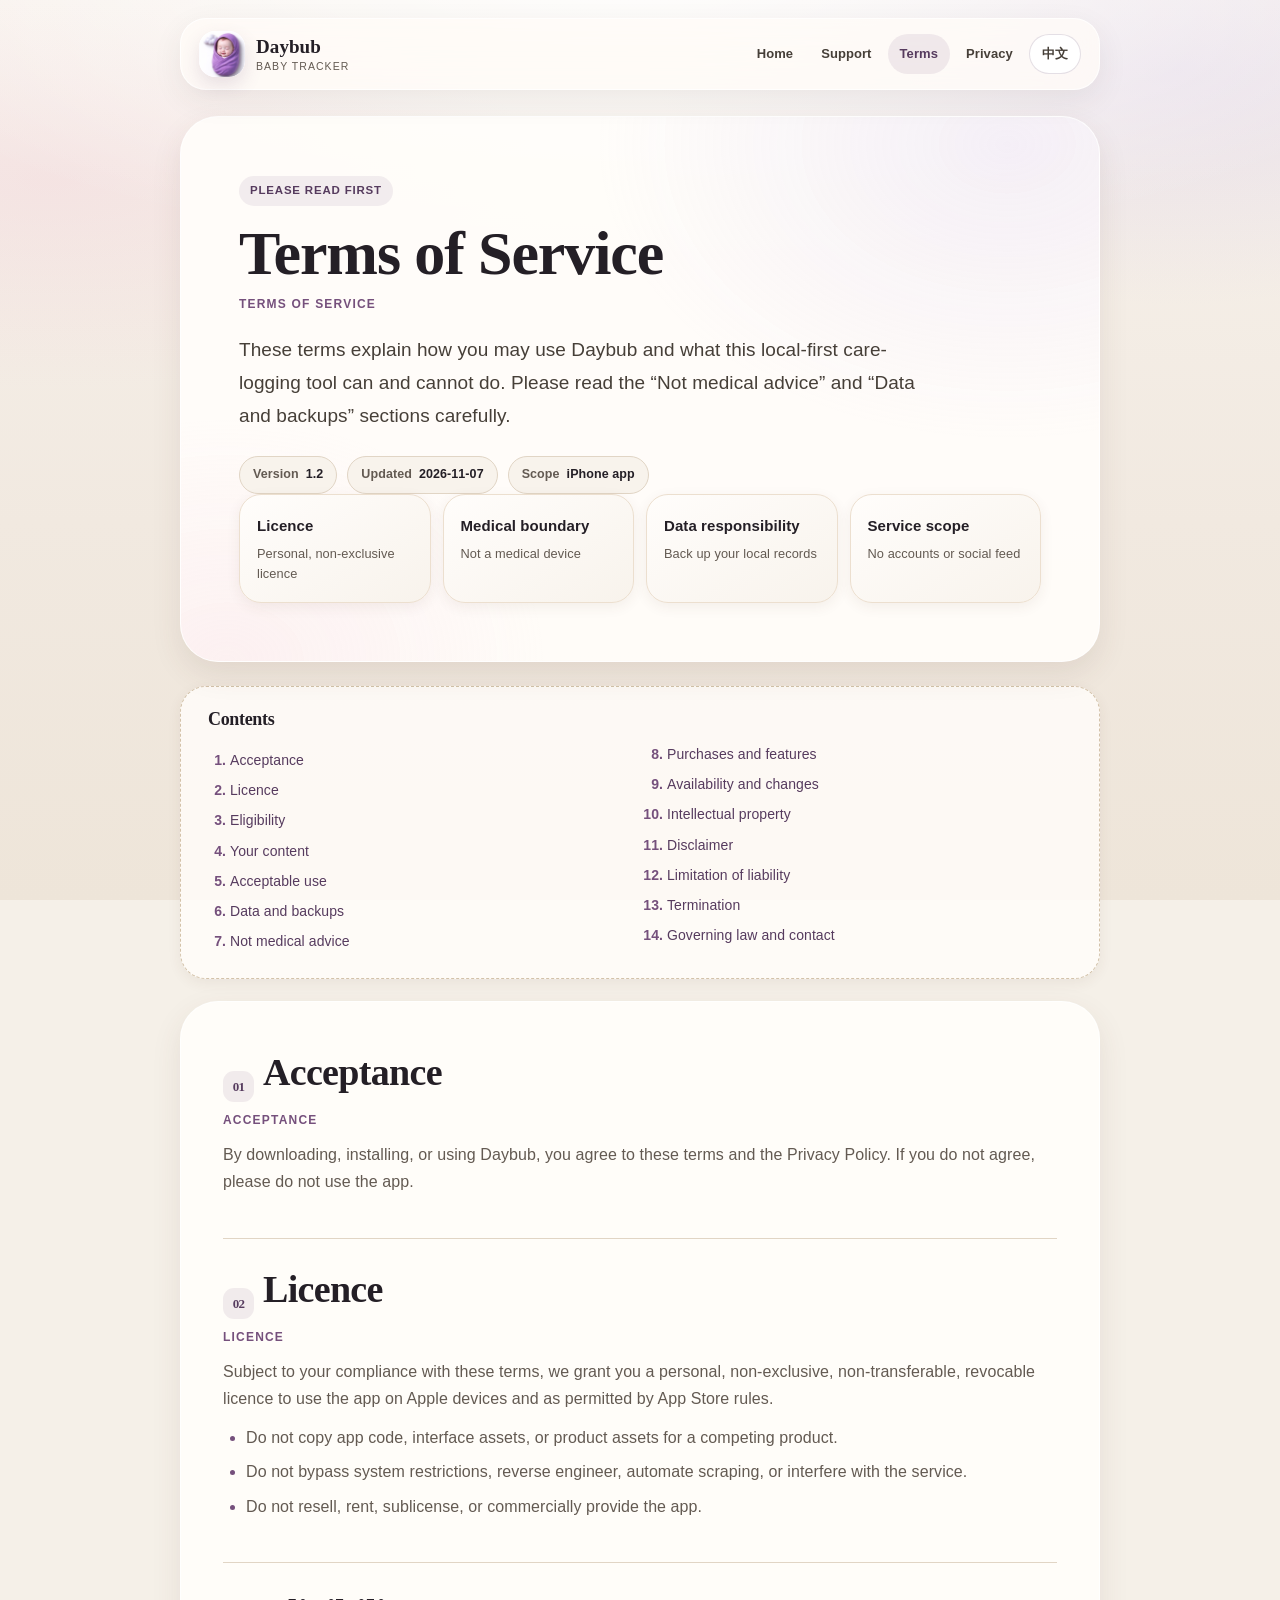
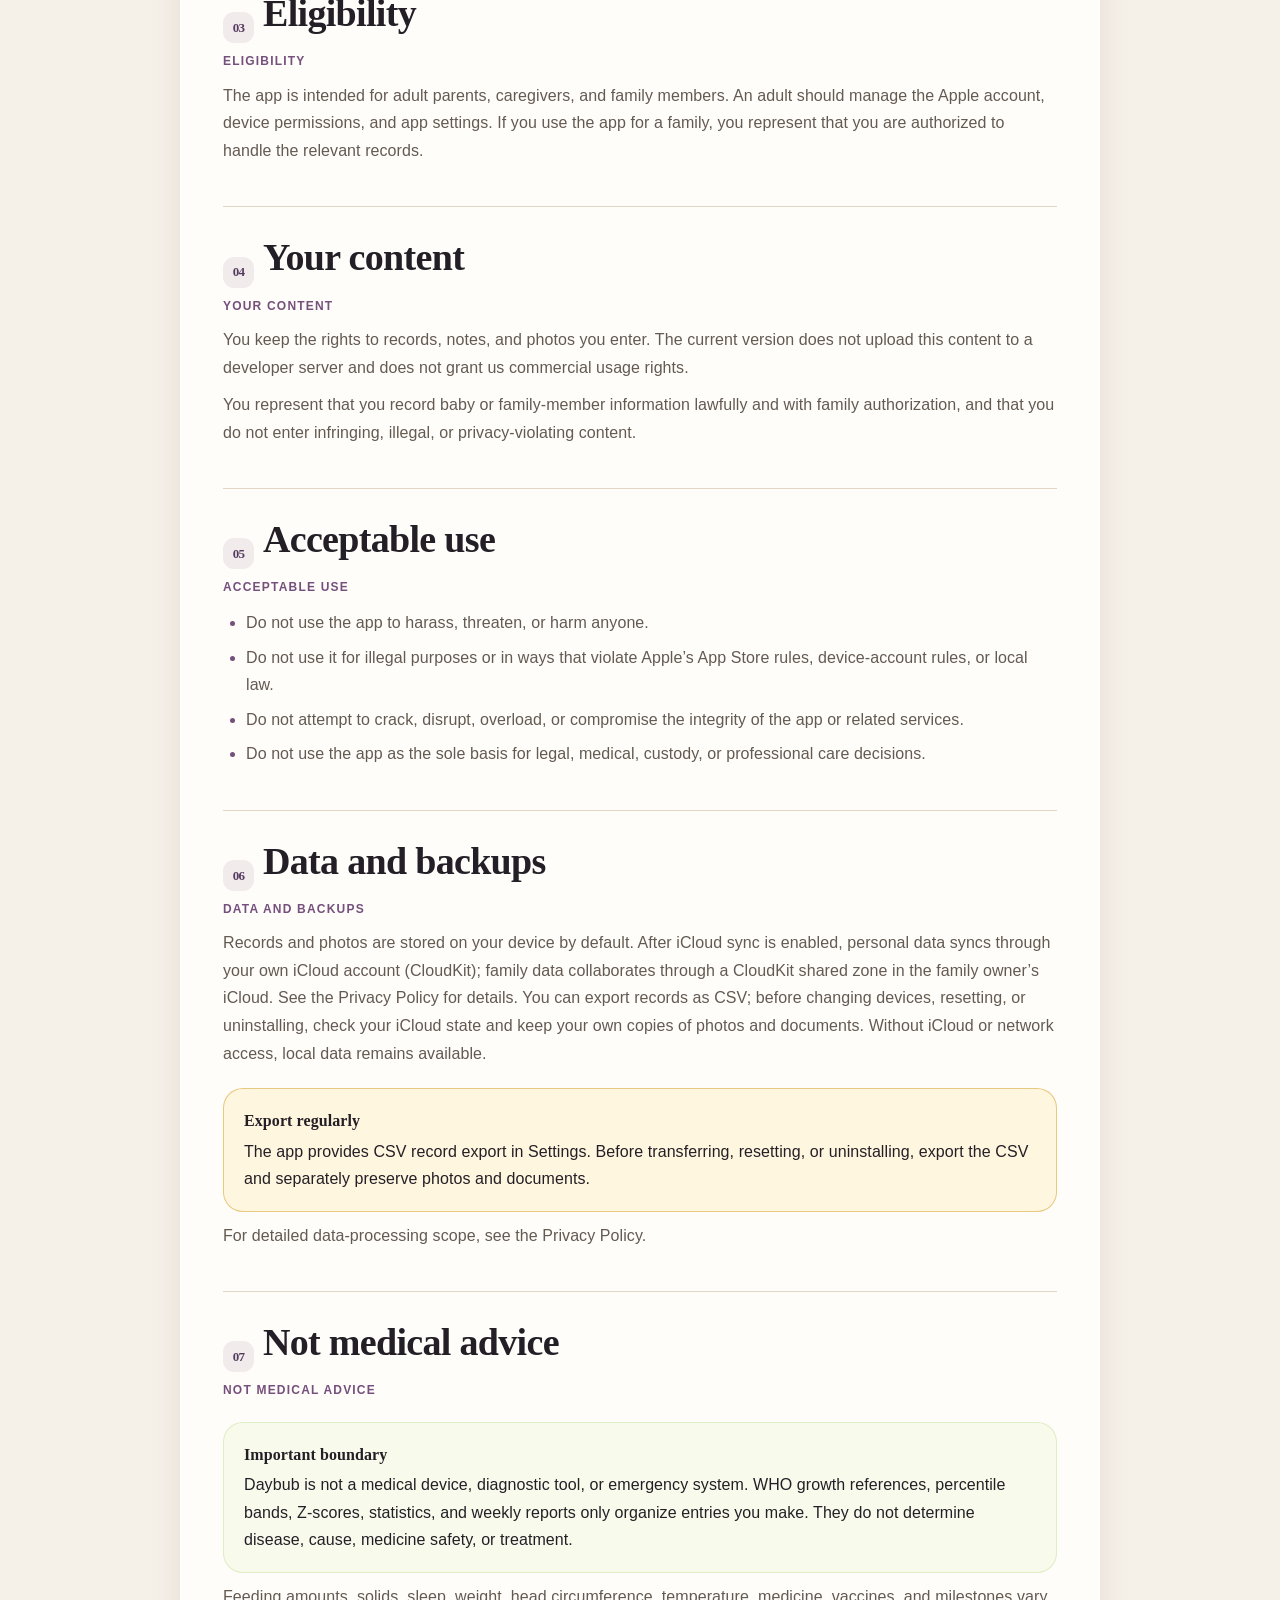
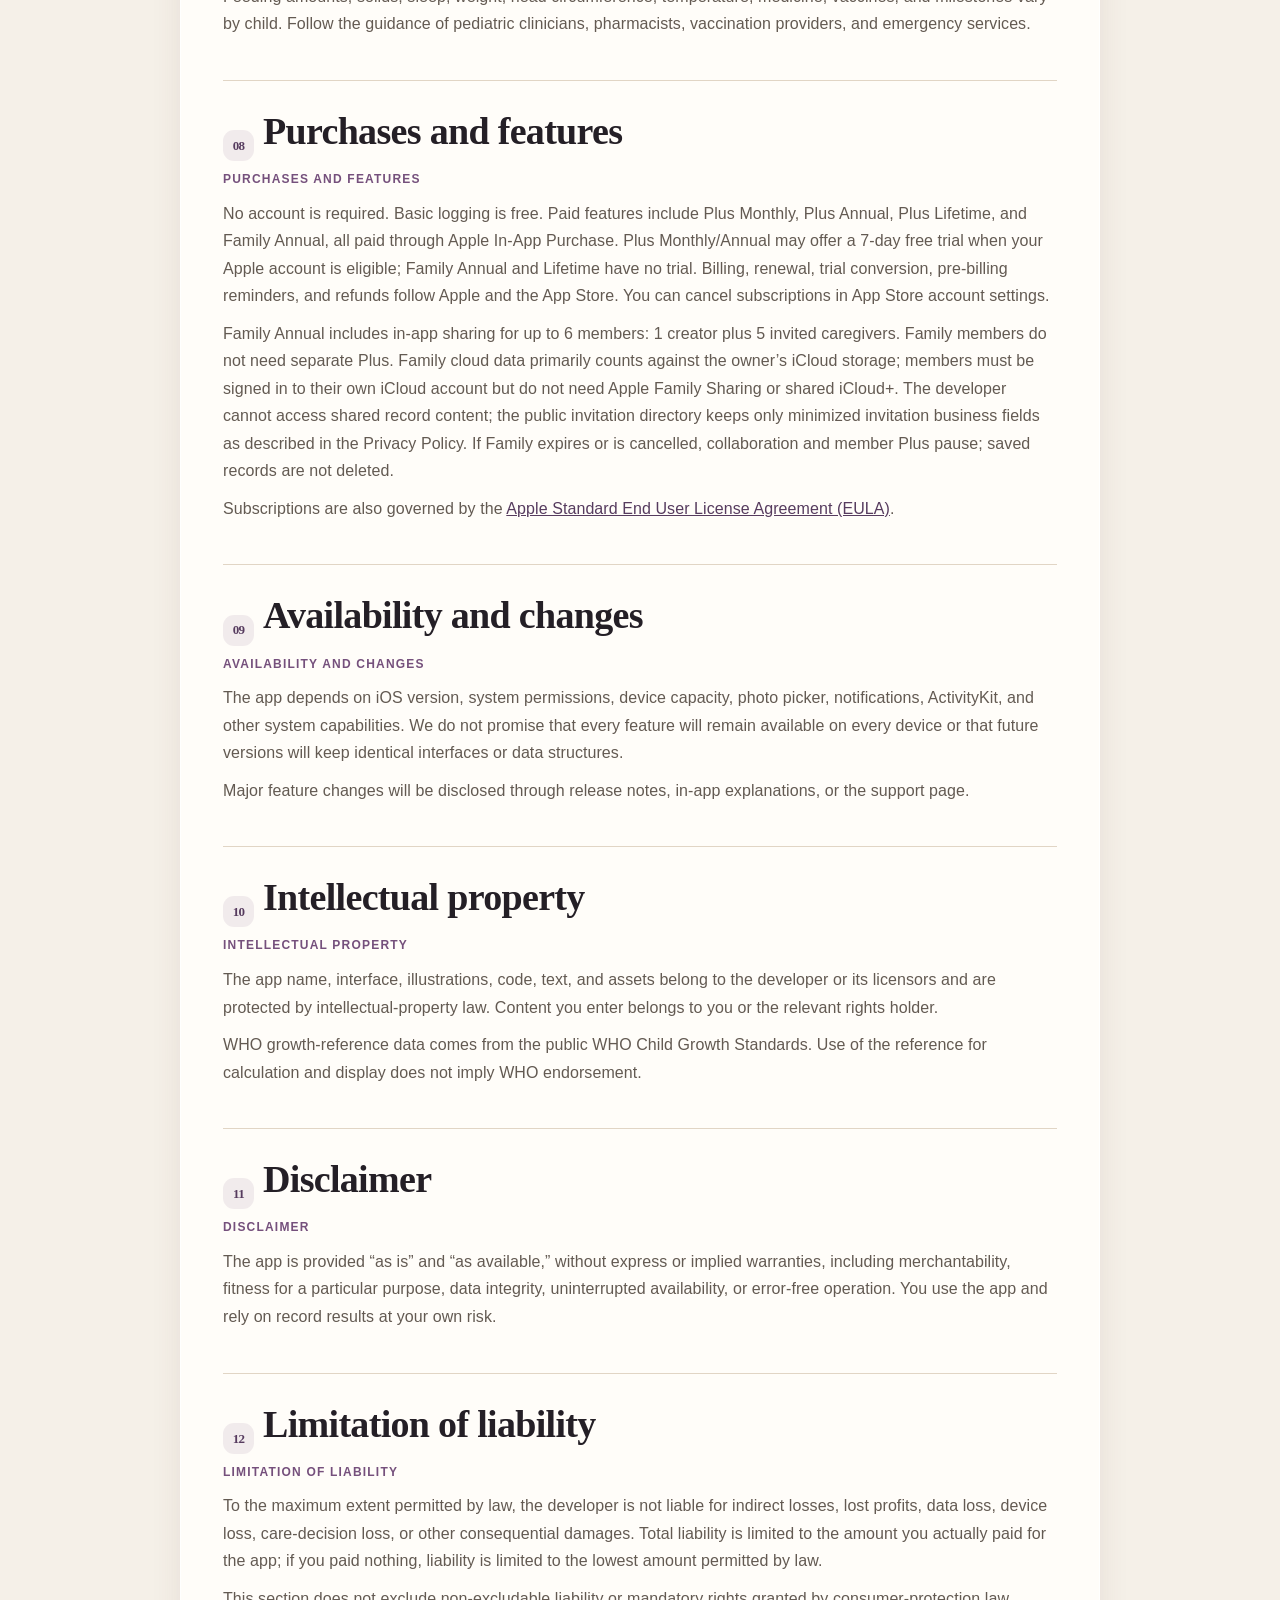
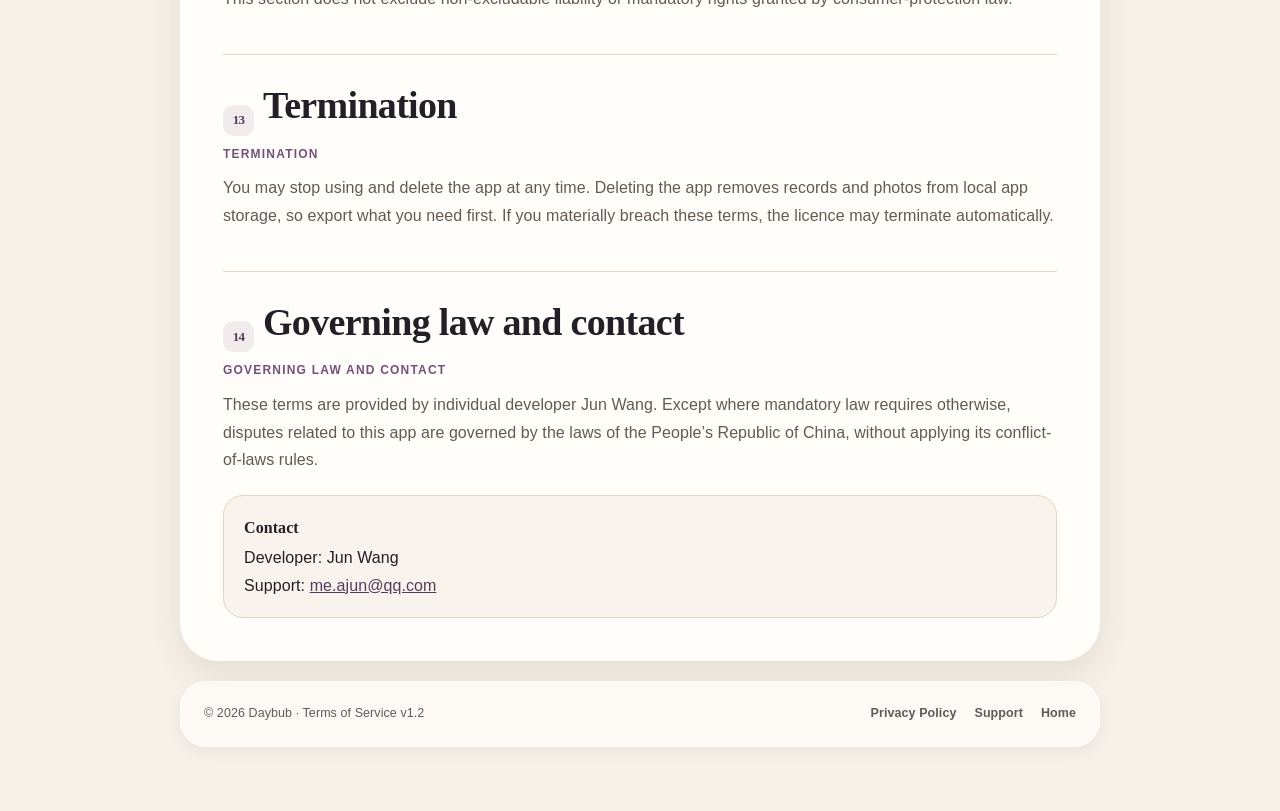
<file: terms-of-service.html>
<!doctype html>
<html lang="zh-CN">
<head>
  <meta charset="utf-8">
  <meta name="viewport" content="width=device-width, initial-scale=1">
  <title>服务条款 — Daybub</title>
  <meta name="description" content="Daybub 的服务条款草案：许可范围、用户内容、本机数据、非医疗建议、可用性、责任边界与适用法律。">
  <meta property="og:title" content="服务条款 — Daybub">
  <meta property="og:description" content="使用 Daybub 前请阅读服务条款与隐私政策。">
  <meta property="og:type" content="website">
  <link rel="canonical" href="https://babyoneday.zpad.app/terms-of-service.html">
  <link rel="alternate" hreflang="zh-CN" href="https://babyoneday.zpad.app/terms-of-service.html">
  <link rel="alternate" hreflang="en" href="https://babyoneday.zpad.app/en/terms-of-service.html">
  <link rel="alternate" hreflang="x-default" href="https://babyoneday.zpad.app/terms-of-service.html">
  <link rel="icon" type="image/png" href="assets/app-icon.png">
  <script src="assets/language-routing.js"></script>
  <link rel="stylesheet" href="css/site.css">
</head>
<body class="legal">
  <a class="skip-link" href="#main">跳到正文 Skip to content</a>
  <div class="site-shell">
    <header class="site-header">
      <a class="brand" href="index.html">
        <span class="brand-mark" aria-hidden="true"><img src="assets/app-icon-192.webp" width="46" height="46" alt="" decoding="async"></span>
        <span><span class="brand-name">Daybub</span><span class="brand-sub">Baby Tracker</span></span>
      </a>
      <nav class="site-nav" aria-label="网页导航">
        <a href="index.html">首页 Home</a>
        <a href="support.html">支持 Support</a>
        <a href="terms-of-service.html" aria-current="page">条款 Terms</a>
        <a href="privacy-policy.html">隐私 Privacy</a>
        <a class="language-switch" href="en/terms-of-service.html?lang=en" lang="en" hreflang="en">English</a>
      </nav>
    </header>

    <section class="hero" aria-labelledby="page-title">
      <p class="eyebrow">请先阅读 · Please read first</p>
      <h1 id="page-title">服务条款</h1>
      <p class="h1-en">Terms of Service</p>
      <p class="lede">这些条款说明你可以如何使用 Daybub，以及这个本机优先的照护记录工具能承担和不能承担的责任。请特别阅读“非医疗建议”和“数据备份”部分。</p>
      <div class="meta-row" aria-label="版本信息">
        <span class="meta-pill">版本 <strong>1.2</strong></span>
        <span class="meta-pill">更新日期 <strong>2026-11-07</strong></span>
        <span class="meta-pill">适用范围 <strong>iPhone App</strong></span>
      </div>
      <div class="status-card">
        <div class="status-item"><b>授权</b><span>个人、非独占许可 Personal, non-exclusive licence</span></div>
        <div class="status-item"><b>医疗边界</b><span>非医疗设备 Not a medical device</span></div>
        <div class="status-item"><b>数据责任</b><span>本机记录需自行备份 Back up local records</span></div>
        <div class="status-item"><b>服务范围</b><span>当前版本无账号和社区 No accounts or social feed</span></div>
      </div>
    </section>

    <nav class="toc" aria-labelledby="toc-title">
      <h2 id="toc-title">目录 Contents</h2>
      <ol>
        <li><a href="#acceptance">条款接受</a></li>
        <li><a href="#licence">使用许可</a></li>
        <li><a href="#eligibility">适用人群</a></li>
        <li><a href="#user-content">你输入的内容</a></li>
        <li><a href="#acceptable-use">可接受使用</a></li>
        <li><a href="#data">数据与备份</a></li>
        <li><a href="#medical">非医疗建议</a></li>
        <li><a href="#purchases">购买与功能</a></li>
        <li><a href="#availability">可用性与变更</a></li>
        <li><a href="#ip">知识产权</a></li>
        <li><a href="#disclaimer">免责声明</a></li>
        <li><a href="#liability">责任限制</a></li>
        <li><a href="#termination">停止使用</a></li>
        <li><a href="#law">适用法律</a></li>
      </ol>
    </nav>

    <main id="main" class="main-card">
      <section id="acceptance" aria-labelledby="acceptance-title">
        <h2 id="acceptance-title"><span class="section-number">01</span>条款接受</h2>
        <p class="h2-en">Acceptance</p>
        <p>下载、安装或使用 Daybub，即表示你同意这些条款和《隐私政策》。如果你不同意，请不要使用 App。</p>
        <p class="small-en">By downloading or using Daybub, you agree to these terms and the Privacy Policy.</p>
      </section>

      <section id="licence" aria-labelledby="licence-title">
        <h2 id="licence-title"><span class="section-number">02</span>使用许可</h2>
        <p class="h2-en">Licence</p>
        <p>在遵守条款的前提下，我们授予你个人、非独占、不可转让、可撤销的许可，允许你在 Apple 设备和 App Store 规则允许的范围内使用 App。</p>
        <ul>
          <li>不得复制 App 代码、界面资源或资产用于竞争产品。</li>
          <li>不得绕过系统限制、逆向工程、自动化抓取或干扰服务。</li>
          <li>不得转售、出租、再许可或以商业方式提供 App。</li>
        </ul>
      </section>

      <section id="eligibility" aria-labelledby="eligibility-title">
        <h2 id="eligibility-title"><span class="section-number">03</span>适用人群</h2>
        <p class="h2-en">Eligibility</p>
        <p>App 供成年父母、照护者和家庭成员使用。请由成年人管理 Apple 账户、设备权限和 App 设置。若你代表家庭使用 App，表示你有权处理相关记录。</p>
      </section>

      <section id="user-content" aria-labelledby="user-content-title">
        <h2 id="user-content-title"><span class="section-number">04</span>你输入的内容</h2>
        <p class="h2-en">Your content</p>
        <p>你保留自己输入的记录、备注和照片的权利。当前版本不把这些内容上传到开发者服务器，也不授予我们商业使用权利。</p>
        <p>你承诺只在符合法律和家庭授权的情况下记录宝宝或家庭成员的资料，不输入侵权、非法或侵犯他人隐私的内容。</p>
      </section>

      <section id="acceptable-use" aria-labelledby="acceptable-use-title">
        <h2 id="acceptable-use-title"><span class="section-number">05</span>可接受使用</h2>
        <p class="h2-en">Acceptable use</p>
        <ul>
          <li>不要用 App 骚扰、威胁或伤害任何人。</li>
          <li>不要把 App 用于非法目的，或违反 Apple App Store、设备账户及当地法律的使用方式。</li>
          <li>不要尝试破解、干扰、过度请求或破坏 App 及相关服务的完整性。</li>
          <li>不要把 App 当作法律、医疗、监护或专业照护决定的唯一依据。</li>
        </ul>
      </section>

      <section id="data" aria-labelledby="data-title">
        <h2 id="data-title"><span class="section-number">06</span>数据与备份</h2>
        <p class="h2-en">Data and backups</p>
        <p>记录和照片默认保存在设备本机。启用 iCloud 同步后，个人数据会通过你自己的 iCloud 账户（CloudKit）同步；家庭数据会通过创建者 iCloud 的 CloudKit 共享区协作（详见《隐私政策》）。你可以导出记录 CSV；换机、重置或卸载前，请同时确认 iCloud 状态并自行保存照片与证件文件。未启用 iCloud 或无网络时，本机数据不受影响。</p>
        <div class="callout warning">
          <b>请定期导出</b>
          设置中提供记录 CSV 导出。换机、重置或卸载前，请先导出 CSV，并自行保存照片与证件文件。
          <span class="small-en">Create a complete ZIP backup before transferring, resetting, or uninstalling.</span>
        </div>
        <p>数据处理的详细范围见《隐私政策》。</p>
      </section>

      <section id="medical" aria-labelledby="medical-title">
        <h2 id="medical-title"><span class="section-number">07</span>非医疗建议</h2>
        <p class="h2-en">Not medical advice</p>
        <div class="callout care">
          <b>重要边界</b>
          Daybub 不是医疗设备、诊断工具或急救系统。WHO 生长参考、分位带、Z 分数、统计和周报只用于整理你输入的记录，不判断疾病、病因、用药安全或治疗方案。
          <span class="small-en">Daybub is not a medical device or diagnostic tool. Growth references and reports organize entries; they do not diagnose or treat illness.</span>
        </div>
        <p>喂奶量、辅食安排、睡眠、体重、头围、体温、用药、疫苗和里程碑都存在个体差异。请以儿科医生、药师、接种机构和急救服务意见为准。</p>
      </section>

      <section id="purchases" aria-labelledby="purchases-title">
        <h2 id="purchases-title"><span class="section-number">08</span>购买与功能</h2>
        <p class="h2-en">Purchases and features</p>
        <p>App 无需注册账号即可使用。基础记录免费；内置付费功能包括 Plus 月度订阅、Plus 年度订阅、Plus 终身买断与家庭版年度订阅，均通过 Apple In-App Purchase 支付。Plus 月度/年度订阅可按 Apple 账号资格提供 7 天免费试用；家庭版与终身买断无试用。扣款、续订、试用结束、扣款前提醒与退款规则以 Apple 及 App Store 展示为准；订阅可随时在 App Store 账户设置中取消。</p>
        <p class="small-en">Basic logging is free. Paid features include Plus Monthly, Plus Annual, Plus Lifetime and Family Annual through Apple In-App Purchase. Plus Monthly/Annual may offer a 7-day free trial when your Apple account is eligible; Family and Lifetime have no trial. Billing, renewal, trials and refunds follow Apple and the App Store. Subscriptions can be cancelled in App Store account settings.</p>
        <p>家庭版订阅包含最多 6 名成员的 App 内家庭共享席位：创建者 1 人加受邀照顾者 5 人。家庭成员无需另行购买 Plus。家庭云端数据主要占用创建者 iCloud 空间；成员需登录各自 iCloud，但不需要加入 Apple Family Sharing 或共享 iCloud+。开发者无法访问共享区记录内容；公共邀请目录仅保留最小化邀请业务字段，详见《隐私政策》。订阅过期或取消后，家庭协作与成员 Plus 暂停，已保存记录不会删除。</p>
        <p class="small-en">Family Annual includes in-app sharing for up to 6 members: 1 creator plus 5 invited caregivers. Family members do not need separate Plus. Family cloud data primarily counts against the owner’s iCloud storage; members must sign in to their own iCloud but do not need Apple Family Sharing or shared iCloud+. The developer cannot access shared record content, while the public invitation directory keeps only minimized invitation business fields as described in the Privacy Policy. If Family expires or is cancelled, collaboration and member Plus pause; saved records are not deleted.</p>
        <p>订阅还受 <a href="https://www.apple.com/legal/internet-services/itunes/dev/stdeula/" target="_blank" rel="noopener noreferrer">Apple 标准最终用户许可协议（EULA）</a>约束。</p>
      </section>

      <section id="availability" aria-labelledby="availability-title">
        <h2 id="availability-title"><span class="section-number">09</span>可用性与变更</h2>
        <p class="h2-en">Availability and changes</p>
        <p>App 可能依赖 iOS 版本、系统权限、设备容量、照片选择器、通知和 ActivityKit 等系统能力。我们不保证所有功能在所有设备上持续可用，也不保证未来版本保留完全相同的界面或数据结构。</p>
        <p>重大功能变化会通过版本说明、App 内说明或支持页披露。</p>
      </section>

      <section id="ip" aria-labelledby="ip-title">
        <h2 id="ip-title"><span class="section-number">10</span>知识产权</h2>
        <p class="h2-en">Intellectual property</p>
        <p>App 名称、界面、插画、代码、文本和资产归开发者或其许可方所有，受知识产权法律保护。你输入的内容归你或相关权利人所有。</p>
        <p>WHO 生长参考数据来自公开的 WHO Child Growth Standards；App 引用该参考仅用于计算和展示，不表示 WHO 为本产品背书。</p>
      </section>

      <section id="disclaimer" aria-labelledby="disclaimer-title">
        <h2 id="disclaimer-title"><span class="section-number">11</span>免责声明</h2>
        <p class="h2-en">Disclaimer</p>
        <p>App 按“现状”和“可用”基础提供，不作任何明示或默示保证，包括适销性、特定用途适用性、数据完整性、持续可用或无错误。你自行承担使用 App 和依赖记录结果的风险。</p>
      </section>

      <section id="liability" aria-labelledby="liability-title">
        <h2 id="liability-title"><span class="section-number">12</span>责任限制</h2>
        <p class="h2-en">Limitation of liability</p>
        <p>在法律允许的最大范围内，开发者不对间接损失、利润损失、数据损失、设备损失、照护决策损失或其他后果性损害负责。任何责任总额不超过你为 App 实际支付的金额；如你未付费，则以法律允许的最低责任为限。</p>
        <p>本条不排除法律不可排除的责任，也不限制消费者保护法赋予你的强制性权利。</p>
      </section>

      <section id="termination" aria-labelledby="termination-title">
        <h2 id="termination-title"><span class="section-number">13</span>停止使用</h2>
        <p class="h2-en">Termination</p>
        <p>你可以随时停止使用并删除 App。删除 App 会移除本机存储中的记录和照片，因此请先导出需要的资料。若你严重违反条款，许可可能自动终止。</p>
      </section>

      <section id="law" aria-labelledby="law-title">
        <h2 id="law-title"><span class="section-number">14</span>适用法律与联系</h2>
        <p class="h2-en">Governing law and contact</p>
        <p>本条款由个人开发者 Jun Wang 提供。与本 App 有关的争议，除适用法律强制性规定外，适用中华人民共和国法律（不考虑其法律冲突规则）。</p>
        <div class="callout">
          <b>联系方式</b>
          开发者：Jun Wang<br>支持邮箱：<a href="mailto:me.ajun@qq.com">me.ajun@qq.com</a>
          <span class="small-en">Developer: Jun Wang · Support: me.ajun@qq.com</span>
        </div>
      </section>
    </main>

    <footer class="site-footer">
      <span>© 2026 Daybub · 服务条款 v1.2</span>
      <nav class="footer-links" aria-label="页脚导航">
        <a href="privacy-policy.html">隐私政策</a>
        <a href="support.html">支持</a>
        <a href="index.html">首页</a>
      </nav>
    </footer>
  </div>
</body>
</html>
</file>
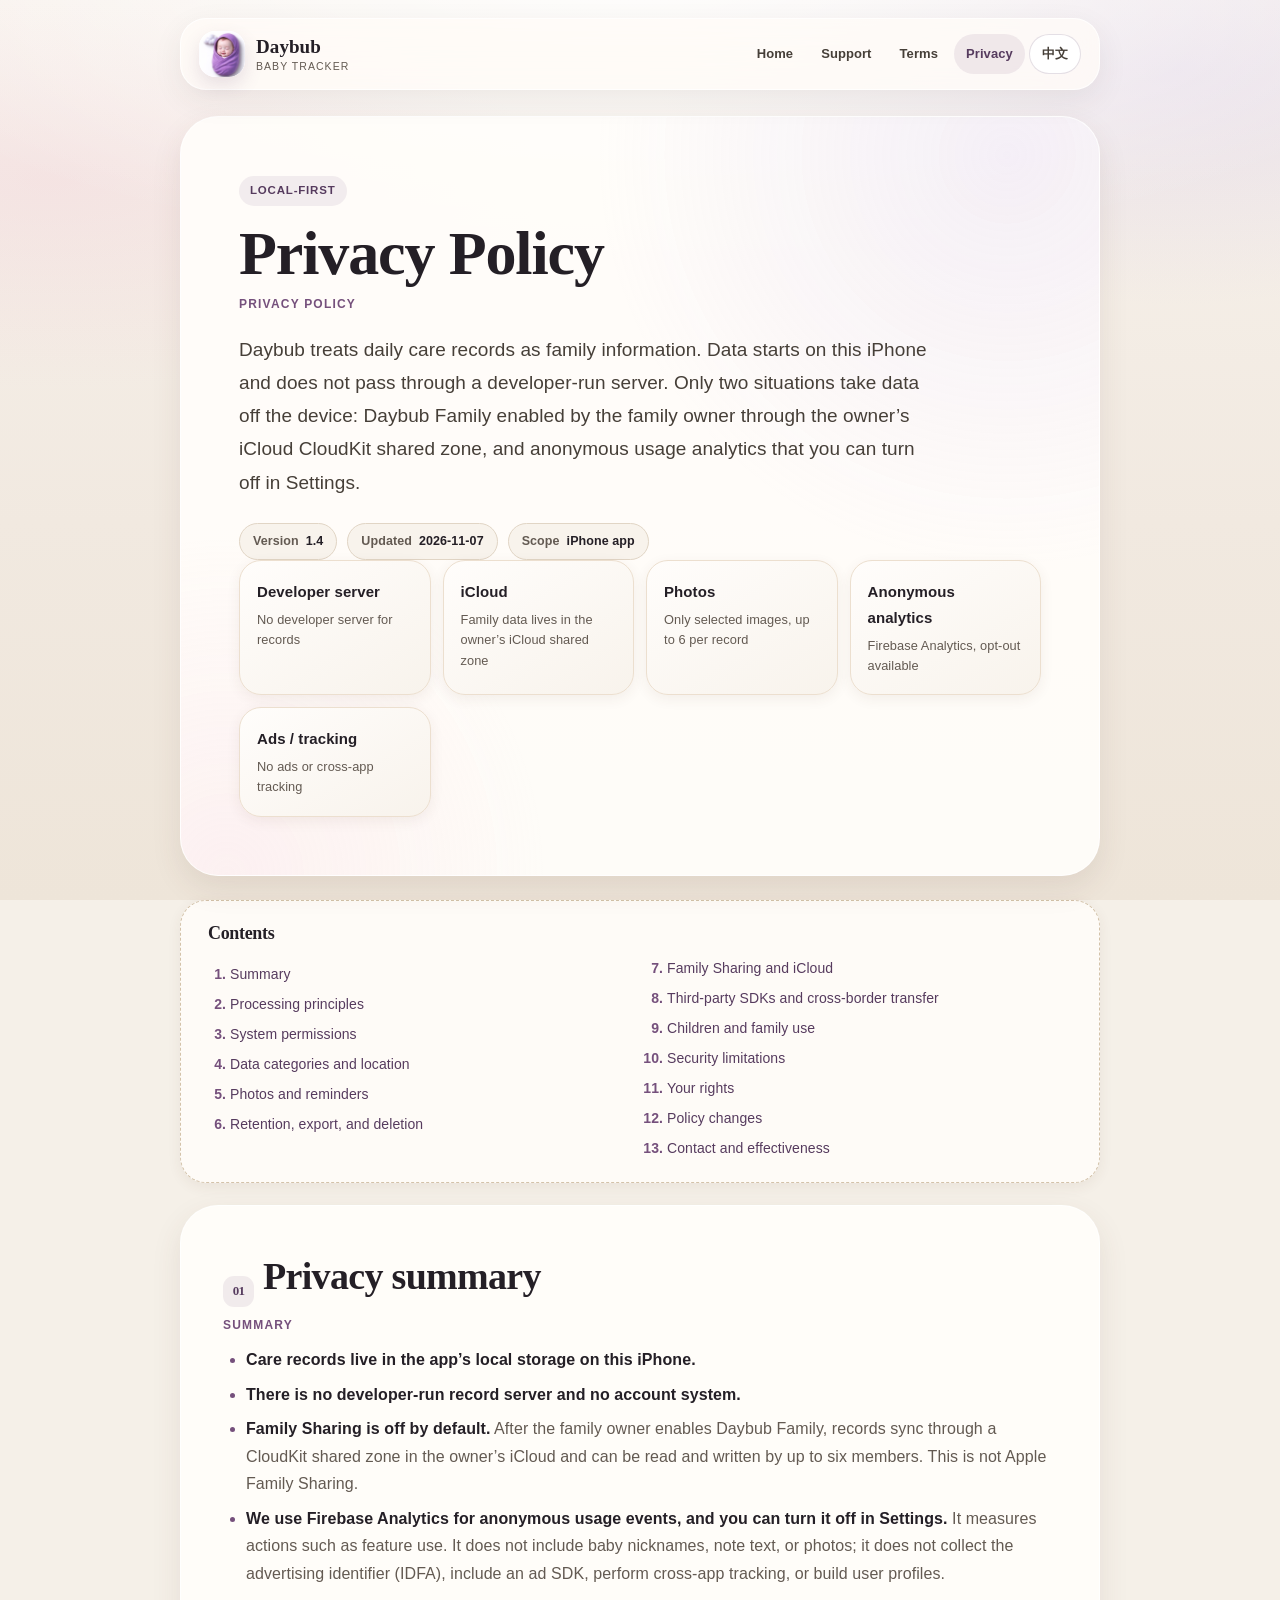
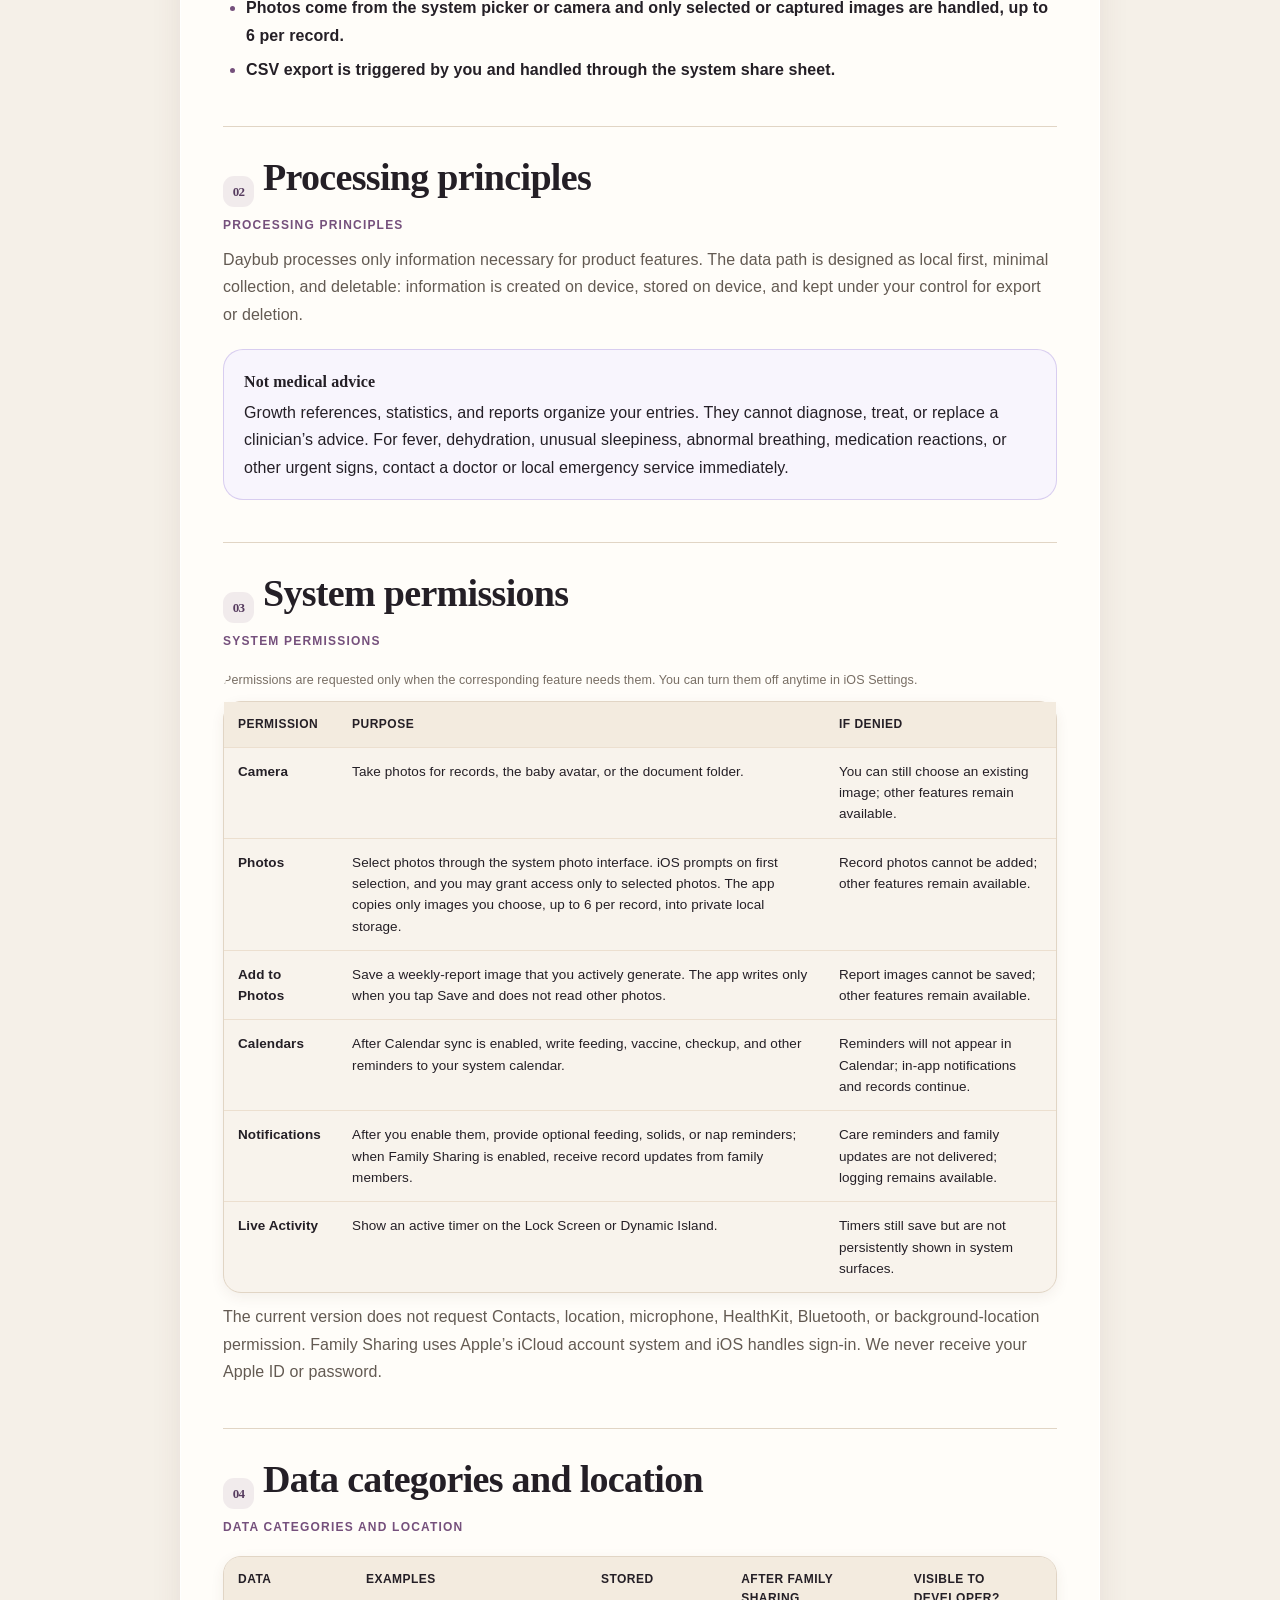
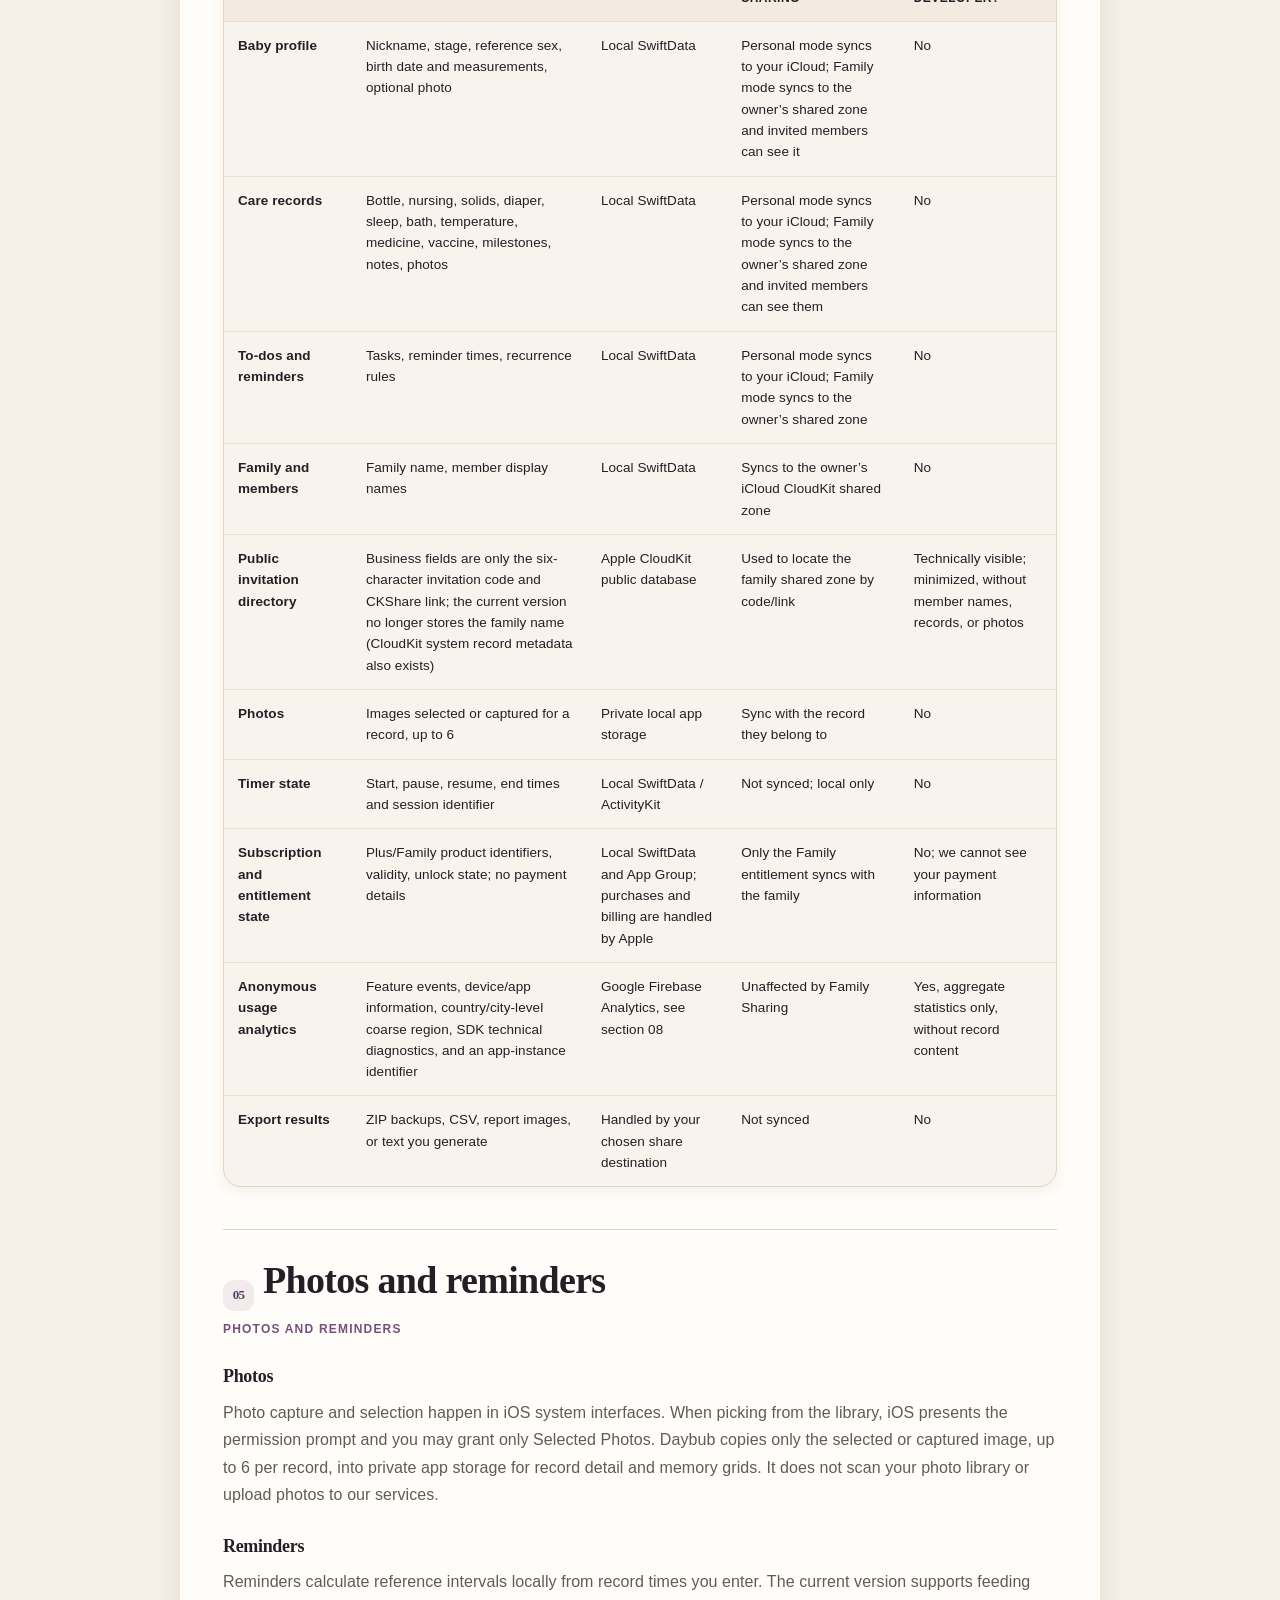
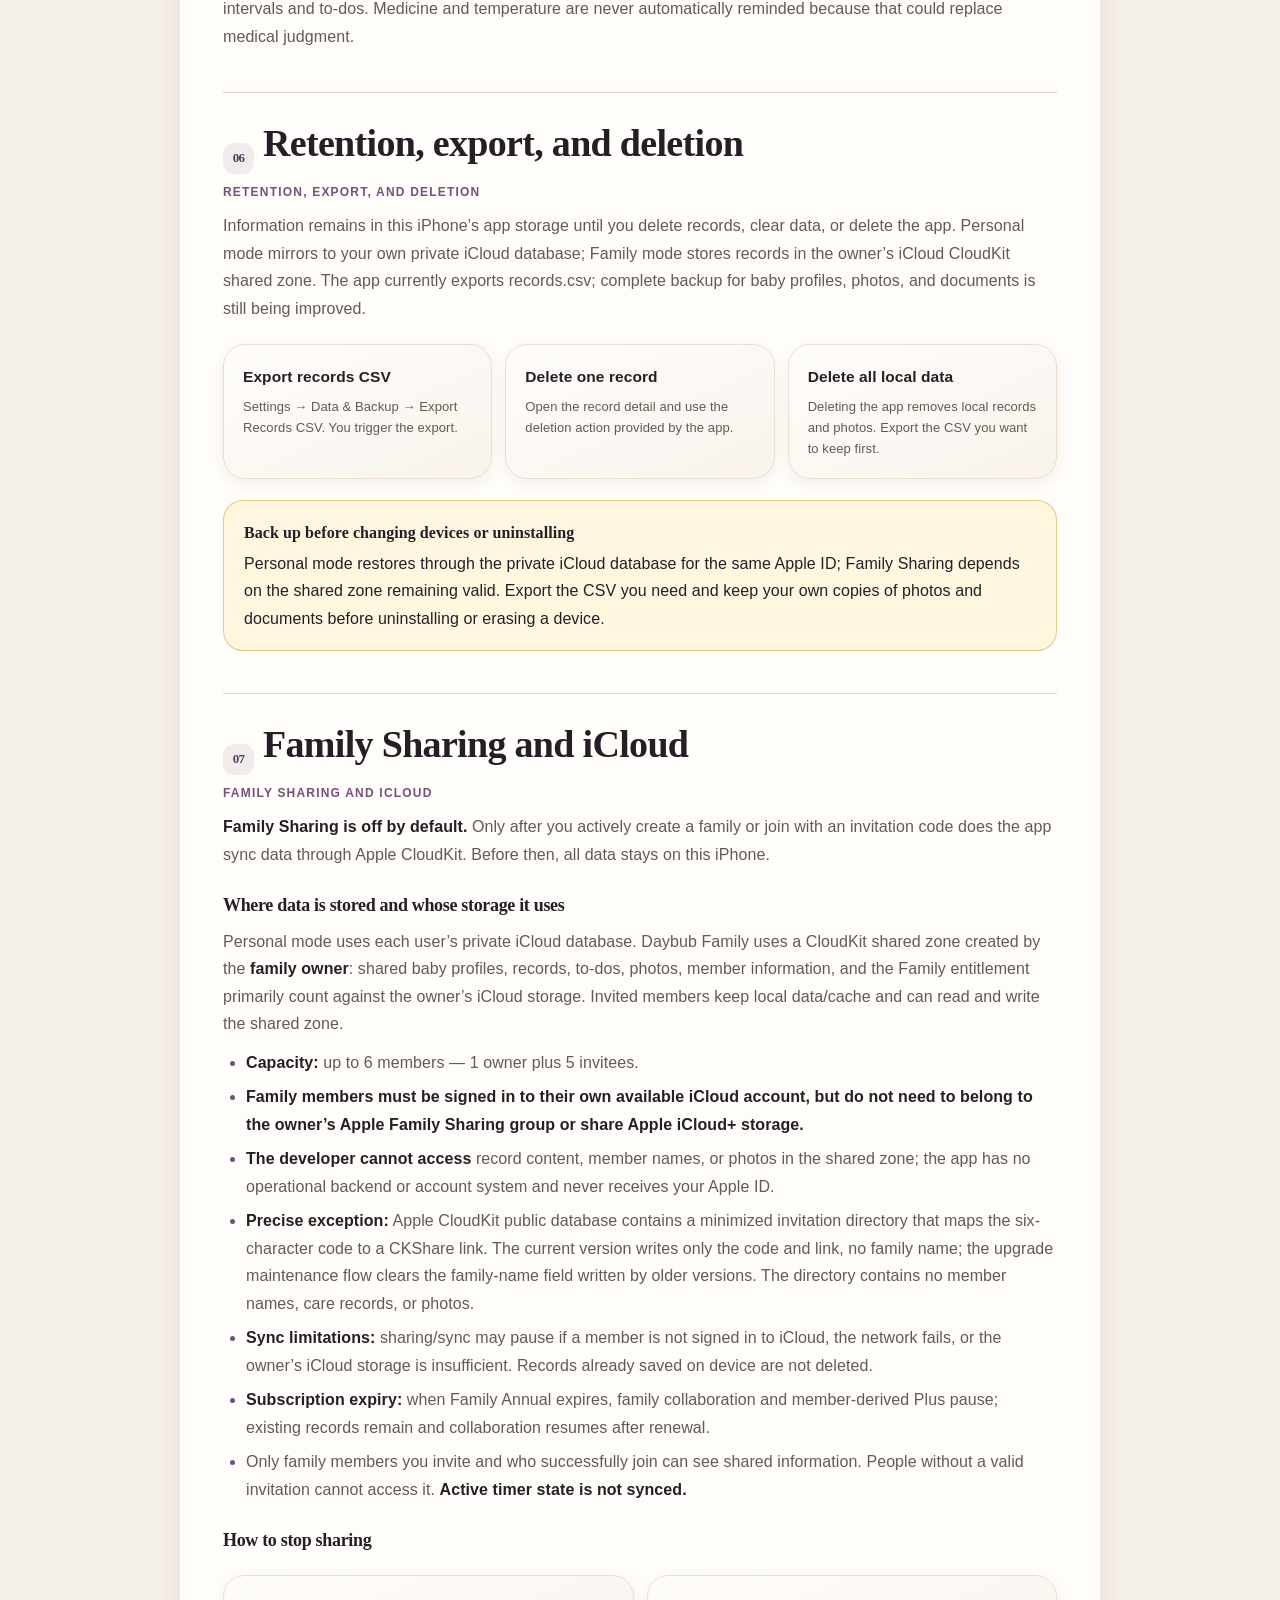
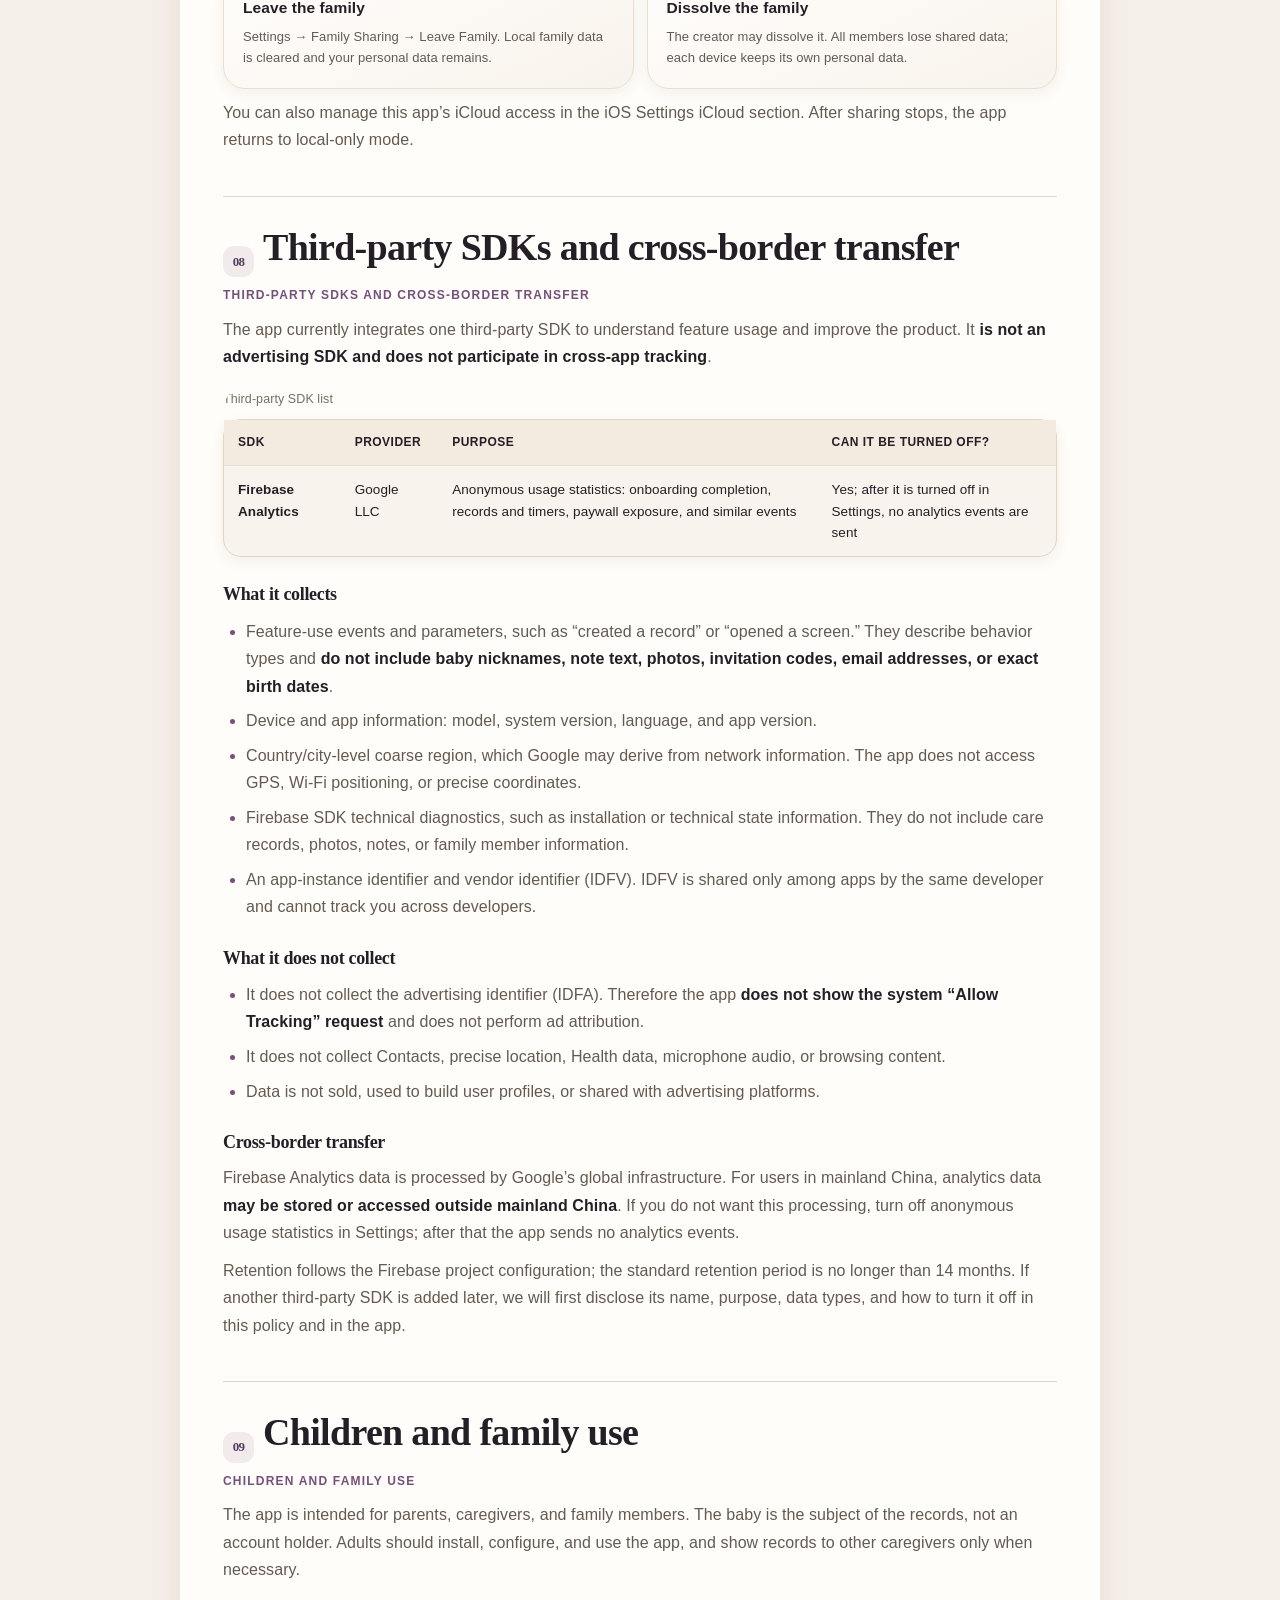
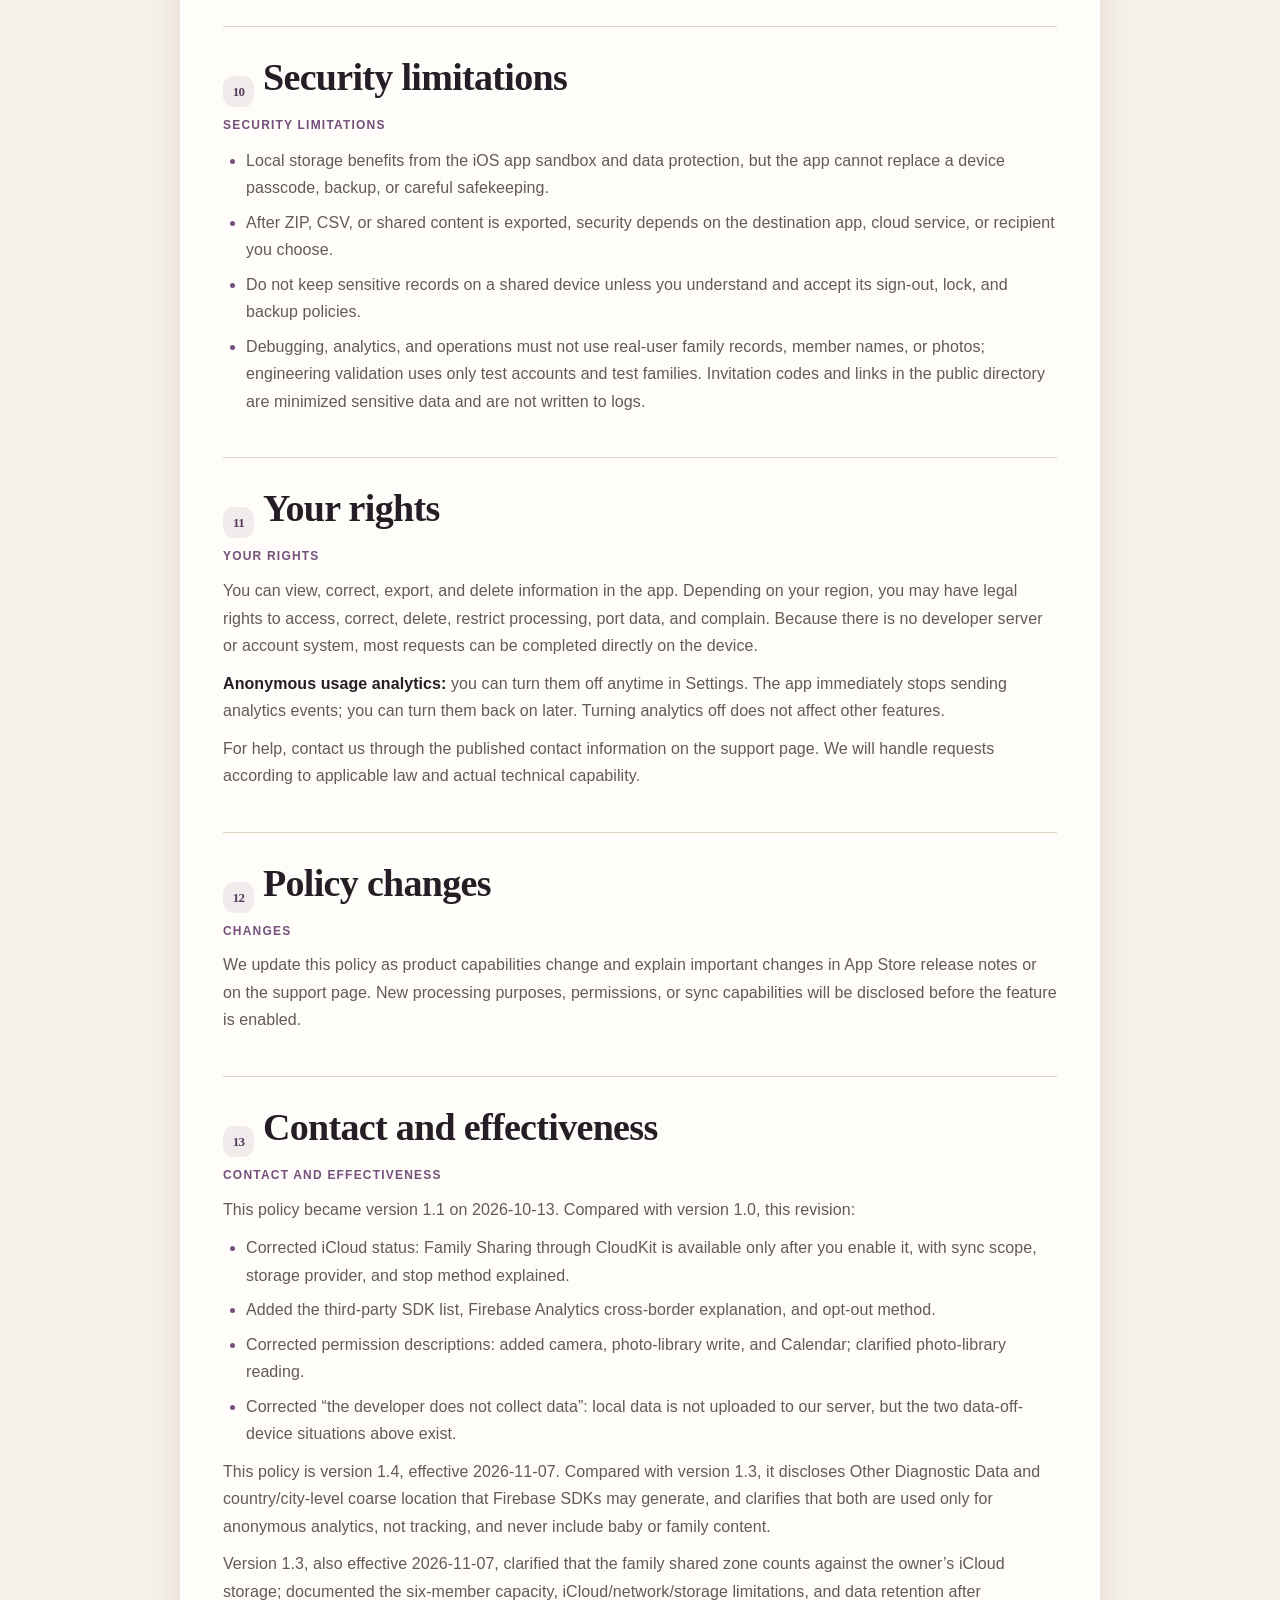
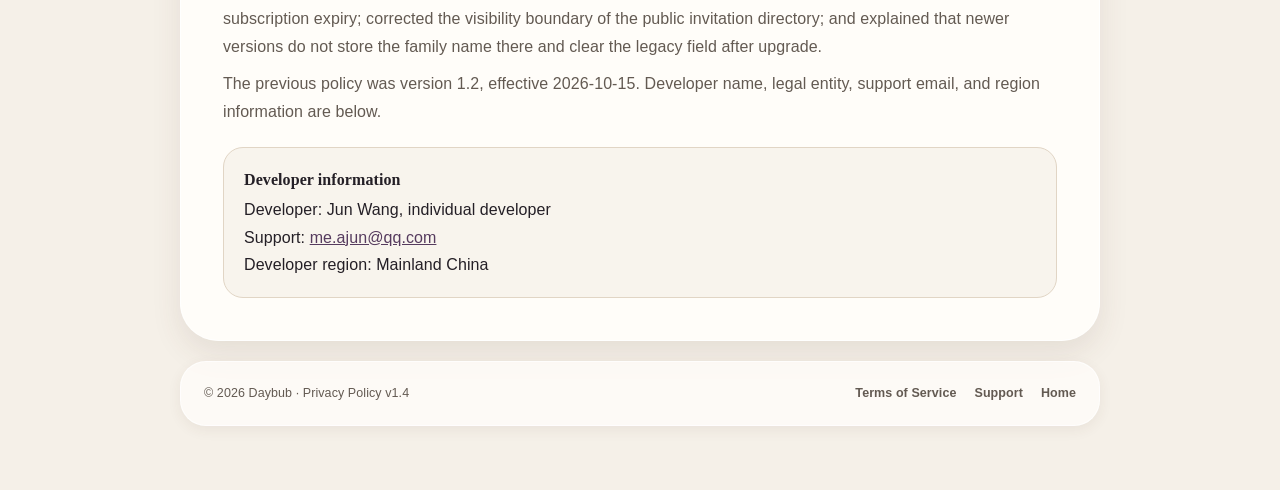
<file: en/privacy-policy.html>
<!doctype html>
<html lang="en">
<head>
  <meta charset="utf-8">
  <meta name="viewport" content="width=device-width, initial-scale=1">
  <title>Privacy Policy — Daybub</title>
  <meta name="description" content="Daybub privacy policy: local-first care records, iCloud Family Sharing through your own account, photos and reminders, optional anonymous analytics, export, deletion, and security boundaries.">
  <meta property="og:title" content="Privacy Policy — Daybub">
  <meta property="og:description" content="Care records stay local first; Family Sharing uses the owner’s iCloud shared zone; analytics can be turned off.">
  <meta property="og:type" content="website">
  <link rel="canonical" href="https://babyoneday.zpad.app/en/privacy-policy.html">
  <link rel="alternate" hreflang="zh-CN" href="https://babyoneday.zpad.app/privacy-policy.html">
  <link rel="alternate" hreflang="en" href="https://babyoneday.zpad.app/en/privacy-policy.html">
  <link rel="alternate" hreflang="x-default" href="https://babyoneday.zpad.app/privacy-policy.html">
  <link rel="icon" type="image/png" href="../assets/app-icon.png">
  <script src="../assets/language-routing.js"></script>
  <link rel="stylesheet" href="../css/site.css">
</head>
<body class="legal">
  <a class="skip-link" href="#main">Skip to content</a>
  <div class="site-shell">
    <header class="site-header">
      <a class="brand" href="index.html">
        <span class="brand-mark" aria-hidden="true"><img src="../assets/app-icon-192.webp" width="46" height="46" alt="" decoding="async"></span>
        <span><span class="brand-name">Daybub</span><span class="brand-sub">Baby Tracker</span></span>
      </a>
      <nav class="site-nav" aria-label="Website navigation">
        <a href="index.html">Home</a>
        <a href="support.html">Support</a>
        <a href="terms-of-service.html">Terms</a>
        <a href="privacy-policy.html" aria-current="page">Privacy</a>
        <a class="language-switch" href="../privacy-policy.html?lang=zh" lang="zh-CN" hreflang="zh-CN">中文</a>
      </nav>
    </header>

    <section class="hero" aria-labelledby="page-title">
      <p class="eyebrow">Local-first</p>
      <h1 id="page-title">Privacy Policy</h1>
      <p class="h1-en">Privacy Policy</p>
      <p class="lede">Daybub treats daily care records as family information. Data starts on this iPhone and does not pass through a developer-run server. Only two situations take data off the device: Daybub Family enabled by the family owner through the owner’s iCloud CloudKit shared zone, and anonymous usage analytics that you can turn off in Settings.</p>
      <div class="meta-row" aria-label="Version information">
        <span class="meta-pill">Version <strong>1.4</strong></span>
        <span class="meta-pill">Updated <strong>2026-11-07</strong></span>
        <span class="meta-pill">Scope <strong>iPhone app</strong></span>
      </div>
      <div class="status-card">
        <div class="status-item"><b>Developer server</b><span>No developer server for records</span></div>
        <div class="status-item"><b>iCloud</b><span>Family data lives in the owner’s iCloud shared zone</span></div>
        <div class="status-item"><b>Photos</b><span>Only selected images, up to 6 per record</span></div>
        <div class="status-item"><b>Anonymous analytics</b><span>Firebase Analytics, opt-out available</span></div>
        <div class="status-item"><b>Ads / tracking</b><span>No ads or cross-app tracking</span></div>
      </div>
    </section>

    <nav class="toc" aria-labelledby="toc-title">
      <h2 id="toc-title">Contents</h2>
      <ol>
        <li><a href="#summary">Summary</a></li>
        <li><a href="#principles">Processing principles</a></li>
        <li><a href="#permissions">System permissions</a></li>
        <li><a href="#categories">Data categories and location</a></li>
        <li><a href="#photos-reminders">Photos and reminders</a></li>
        <li><a href="#storage">Retention, export, and deletion</a></li>
        <li><a href="#icloud">Family Sharing and iCloud</a></li>
        <li><a href="#sdk">Third-party SDKs and cross-border transfer</a></li>
        <li><a href="#children">Children and family use</a></li>
        <li><a href="#security">Security limitations</a></li>
        <li><a href="#rights">Your rights</a></li>
        <li><a href="#changes">Policy changes</a></li>
        <li><a href="#contact">Contact and effectiveness</a></li>
      </ol>
    </nav>

    <main id="main" class="main-card">
      <section id="summary" aria-labelledby="summary-title">
        <h2 id="summary-title"><span class="section-number">01</span>Privacy summary</h2>
        <p class="h2-en">Summary</p>
        <ul>
          <li><strong>Care records live in the app’s local storage on this iPhone.</strong></li>
          <li><strong>There is no developer-run record server and no account system.</strong></li>
          <li><strong>Family Sharing is off by default.</strong> After the family owner enables Daybub Family, records sync through a CloudKit shared zone in the owner’s iCloud and can be read and written by up to six members. This is not Apple Family Sharing.</li>
          <li><strong>We use Firebase Analytics for anonymous usage events, and you can turn it off in Settings.</strong> It measures actions such as feature use. It does not include baby nicknames, note text, or photos; it does not collect the advertising identifier (IDFA), include an ad SDK, perform cross-app tracking, or build user profiles.</li>
          <li><strong>Photos come from the system picker or camera and only selected or captured images are handled, up to 6 per record.</strong></li>
          <li><strong>CSV export is triggered by you and handled through the system share sheet.</strong></li>
        </ul>
      </section>

      <section id="principles" aria-labelledby="principles-title">
        <h2 id="principles-title"><span class="section-number">02</span>Processing principles</h2>
        <p class="h2-en">Processing principles</p>
        <p>Daybub processes only information necessary for product features. The data path is designed as local first, minimal collection, and deletable: information is created on device, stored on device, and kept under your control for export or deletion.</p>
        <div class="callout privacy">
          <b>Not medical advice</b>
          Growth references, statistics, and reports organize your entries. They cannot diagnose, treat, or replace a clinician’s advice. For fever, dehydration, unusual sleepiness, abnormal breathing, medication reactions, or other urgent signs, contact a doctor or local emergency service immediately.
        </div>
      </section>

      <section id="permissions" aria-labelledby="permissions-title">
        <h2 id="permissions-title"><span class="section-number">03</span>System permissions</h2>
        <p class="h2-en">System permissions</p>
        <table class="data-table">
          <caption>Permissions are requested only when the corresponding feature needs them. You can turn them off anytime in iOS Settings.</caption>
          <thead><tr><th scope="col">Permission</th><th scope="col">Purpose</th><th scope="col">If denied</th></tr></thead>
          <tbody>
            <tr><td>Camera</td><td>Take photos for records, the baby avatar, or the document folder.</td><td>You can still choose an existing image; other features remain available.</td></tr>
            <tr><td>Photos</td><td>Select photos through the system photo interface. iOS prompts on first selection, and you may grant access only to selected photos. The app copies only images you choose, up to 6 per record, into private local storage.</td><td>Record photos cannot be added; other features remain available.</td></tr>
            <tr><td>Add to Photos</td><td>Save a weekly-report image that you actively generate. The app writes only when you tap Save and does not read other photos.</td><td>Report images cannot be saved; other features remain available.</td></tr>
            <tr><td>Calendars</td><td>After Calendar sync is enabled, write feeding, vaccine, checkup, and other reminders to your system calendar.</td><td>Reminders will not appear in Calendar; in-app notifications and records continue.</td></tr>
            <tr><td>Notifications</td><td>After you enable them, provide optional feeding, solids, or nap reminders; when Family Sharing is enabled, receive record updates from family members.</td><td>Care reminders and family updates are not delivered; logging remains available.</td></tr>
            <tr><td>Live Activity</td><td>Show an active timer on the Lock Screen or Dynamic Island.</td><td>Timers still save but are not persistently shown in system surfaces.</td></tr>
          </tbody>
        </table>
        <p>The current version does not request Contacts, location, microphone, HealthKit, Bluetooth, or background-location permission. Family Sharing uses Apple’s iCloud account system and iOS handles sign-in. We never receive your Apple ID or password.</p>
      </section>

      <section id="categories" aria-labelledby="categories-title">
        <h2 id="categories-title"><span class="section-number">04</span>Data categories and location</h2>
        <p class="h2-en">Data categories and location</p>
        <table class="data-table">
          <thead><tr><th scope="col">Data</th><th scope="col">Examples</th><th scope="col">Stored</th><th scope="col">After Family Sharing</th><th scope="col">Visible to developer?</th></tr></thead>
          <tbody>
            <tr><td>Baby profile</td><td>Nickname, stage, reference sex, birth date and measurements, optional photo</td><td>Local SwiftData</td><td>Personal mode syncs to your iCloud; Family mode syncs to the owner’s shared zone and invited members can see it</td><td>No</td></tr>
            <tr><td>Care records</td><td>Bottle, nursing, solids, diaper, sleep, bath, temperature, medicine, vaccine, milestones, notes, photos</td><td>Local SwiftData</td><td>Personal mode syncs to your iCloud; Family mode syncs to the owner’s shared zone and invited members can see them</td><td>No</td></tr>
            <tr><td>To-dos and reminders</td><td>Tasks, reminder times, recurrence rules</td><td>Local SwiftData</td><td>Personal mode syncs to your iCloud; Family mode syncs to the owner’s shared zone</td><td>No</td></tr>
            <tr><td>Family and members</td><td>Family name, member display names</td><td>Local SwiftData</td><td>Syncs to the owner’s iCloud CloudKit shared zone</td><td>No</td></tr>
            <tr><td>Public invitation directory</td><td>Business fields are only the six-character invitation code and CKShare link; the current version no longer stores the family name (CloudKit system record metadata also exists)</td><td>Apple CloudKit public database</td><td>Used to locate the family shared zone by code/link</td><td>Technically visible; minimized, without member names, records, or photos</td></tr>
            <tr><td>Photos</td><td>Images selected or captured for a record, up to 6</td><td>Private local app storage</td><td>Sync with the record they belong to</td><td>No</td></tr>
            <tr><td>Timer state</td><td>Start, pause, resume, end times and session identifier</td><td>Local SwiftData / ActivityKit</td><td>Not synced; local only</td><td>No</td></tr>
            <tr><td>Subscription and entitlement state</td><td>Plus/Family product identifiers, validity, unlock state; no payment details</td><td>Local SwiftData and App Group; purchases and billing are handled by Apple</td><td>Only the Family entitlement syncs with the family</td><td>No; we cannot see your payment information</td></tr>
            <tr><td>Anonymous usage analytics</td><td>Feature events, device/app information, country/city-level coarse region, SDK technical diagnostics, and an app-instance identifier</td><td>Google Firebase Analytics, see section 08</td><td>Unaffected by Family Sharing</td><td>Yes, aggregate statistics only, without record content</td></tr>
            <tr><td>Export results</td><td>ZIP backups, CSV, report images, or text you generate</td><td>Handled by your chosen share destination</td><td>Not synced</td><td>No</td></tr>
          </tbody>
        </table>
      </section>

      <section id="photos-reminders" aria-labelledby="photos-reminders-title">
        <h2 id="photos-reminders-title"><span class="section-number">05</span>Photos and reminders</h2>
        <p class="h2-en">Photos and reminders</p>
        <h3>Photos</h3>
        <p>Photo capture and selection happen in iOS system interfaces. When picking from the library, iOS presents the permission prompt and you may grant only Selected Photos. Daybub copies only the selected or captured image, up to 6 per record, into private app storage for record detail and memory grids. It does not scan your photo library or upload photos to our services.</p>
        <h3>Reminders</h3>
        <p>Reminders calculate reference intervals locally from record times you enter. The current version supports feeding intervals and to-dos. Medicine and temperature are never automatically reminded because that could replace medical judgment.</p>
      </section>

      <section id="storage" aria-labelledby="storage-title">
        <h2 id="storage-title"><span class="section-number">06</span>Retention, export, and deletion</h2>
        <p class="h2-en">Retention, export, and deletion</p>
        <p>Information remains in this iPhone’s app storage until you delete records, clear data, or delete the app. Personal mode mirrors to your own private iCloud database; Family mode stores records in the owner’s iCloud CloudKit shared zone. The app currently exports records.csv; complete backup for baby profiles, photos, and documents is still being improved.</p>
        <div class="action-grid">
          <div class="action-card"><b>Export records CSV</b><span>Settings → Data &amp; Backup → Export Records CSV. You trigger the export.</span></div>
          <div class="action-card"><b>Delete one record</b><span>Open the record detail and use the deletion action provided by the app.</span></div>
          <div class="action-card"><b>Delete all local data</b><span>Deleting the app removes local records and photos. Export the CSV you want to keep first.</span></div>
        </div>
        <div class="callout warning">
          <b>Back up before changing devices or uninstalling</b>
          Personal mode restores through the private iCloud database for the same Apple ID; Family Sharing depends on the shared zone remaining valid. Export the CSV you need and keep your own copies of photos and documents before uninstalling or erasing a device.
        </div>
      </section>

      <section id="icloud" aria-labelledby="icloud-title">
        <h2 id="icloud-title"><span class="section-number">07</span>Family Sharing and iCloud</h2>
        <p class="h2-en">Family Sharing and iCloud</p>
        <p><strong>Family Sharing is off by default.</strong> Only after you actively create a family or join with an invitation code does the app sync data through Apple CloudKit. Before then, all data stays on this iPhone.</p>
        <h3>Where data is stored and whose storage it uses</h3>
        <p>Personal mode uses each user’s private iCloud database. Daybub Family uses a CloudKit shared zone created by the <strong>family owner</strong>: shared baby profiles, records, to-dos, photos, member information, and the Family entitlement primarily count against the owner’s iCloud storage. Invited members keep local data/cache and can read and write the shared zone.</p>
        <ul>
          <li><strong>Capacity:</strong> up to 6 members — 1 owner plus 5 invitees.</li>
          <li><strong>Family members must be signed in to their own available iCloud account, but do not need to belong to the owner’s Apple Family Sharing group or share Apple iCloud+ storage.</strong></li>
          <li><strong>The developer cannot access</strong> record content, member names, or photos in the shared zone; the app has no operational backend or account system and never receives your Apple ID.</li>
          <li><strong>Precise exception:</strong> Apple CloudKit public database contains a minimized invitation directory that maps the six-character code to a CKShare link. The current version writes only the code and link, no family name; the upgrade maintenance flow clears the family-name field written by older versions. The directory contains no member names, care records, or photos.</li>
          <li><strong>Sync limitations:</strong> sharing/sync may pause if a member is not signed in to iCloud, the network fails, or the owner’s iCloud storage is insufficient. Records already saved on device are not deleted.</li>
          <li><strong>Subscription expiry:</strong> when Family Annual expires, family collaboration and member-derived Plus pause; existing records remain and collaboration resumes after renewal.</li>
          <li>Only family members you invite and who successfully join can see shared information. People without a valid invitation cannot access it. <strong>Active timer state is not synced.</strong></li>
        </ul>
        <h3>How to stop sharing</h3>
        <div class="action-grid">
          <div class="action-card"><b>Leave the family</b><span>Settings → Family Sharing → Leave Family. Local family data is cleared and your personal data remains.</span></div>
          <div class="action-card"><b>Dissolve the family</b><span>The creator may dissolve it. All members lose shared data; each device keeps its own personal data.</span></div>
        </div>
        <p>You can also manage this app’s iCloud access in the iOS Settings iCloud section. After sharing stops, the app returns to local-only mode.</p>
      </section>

      <section id="sdk" aria-labelledby="sdk-title">
        <h2 id="sdk-title"><span class="section-number">08</span>Third-party SDKs and cross-border transfer</h2>
        <p class="h2-en">Third-party SDKs and cross-border transfer</p>
        <p>The app currently integrates one third-party SDK to understand feature usage and improve the product. It <strong>is not an advertising SDK and does not participate in cross-app tracking</strong>.</p>
        <table class="data-table">
          <caption>Third-party SDK list</caption>
          <thead><tr><th scope="col">SDK</th><th scope="col">Provider</th><th scope="col">Purpose</th><th scope="col">Can it be turned off?</th></tr></thead>
          <tbody>
            <tr><td>Firebase Analytics</td><td>Google LLC</td><td>Anonymous usage statistics: onboarding completion, records and timers, paywall exposure, and similar events</td><td>Yes; after it is turned off in Settings, no analytics events are sent</td></tr>
          </tbody>
        </table>
        <h3>What it collects</h3>
        <ul>
          <li>Feature-use events and parameters, such as “created a record” or “opened a screen.” They describe behavior types and <strong>do not include baby nicknames, note text, photos, invitation codes, email addresses, or exact birth dates</strong>.</li>
          <li>Device and app information: model, system version, language, and app version.</li>
          <li>Country/city-level coarse region, which Google may derive from network information. The app does not access GPS, Wi-Fi positioning, or precise coordinates.</li>
          <li>Firebase SDK technical diagnostics, such as installation or technical state information. They do not include care records, photos, notes, or family member information.</li>
          <li>An app-instance identifier and vendor identifier (IDFV). IDFV is shared only among apps by the same developer and cannot track you across developers.</li>
        </ul>
        <h3>What it does not collect</h3>
        <ul>
          <li>It does not collect the advertising identifier (IDFA). Therefore the app <strong>does not show the system “Allow Tracking” request</strong> and does not perform ad attribution.</li>
          <li>It does not collect Contacts, precise location, Health data, microphone audio, or browsing content.</li>
          <li>Data is not sold, used to build user profiles, or shared with advertising platforms.</li>
        </ul>
        <h3>Cross-border transfer</h3>
        <p>Firebase Analytics data is processed by Google’s global infrastructure. For users in mainland China, analytics data <strong>may be stored or accessed outside mainland China</strong>. If you do not want this processing, turn off anonymous usage statistics in Settings; after that the app sends no analytics events.</p>
        <p>Retention follows the Firebase project configuration; the standard retention period is no longer than 14 months. If another third-party SDK is added later, we will first disclose its name, purpose, data types, and how to turn it off in this policy and in the app.</p>
      </section>

      <section id="children" aria-labelledby="children-title">
        <h2 id="children-title"><span class="section-number">09</span>Children and family use</h2>
        <p class="h2-en">Children and family use</p>
        <p>The app is intended for parents, caregivers, and family members. The baby is the subject of the records, not an account holder. Adults should install, configure, and use the app, and show records to other caregivers only when necessary.</p>
      </section>

      <section id="security" aria-labelledby="security-title">
        <h2 id="security-title"><span class="section-number">10</span>Security limitations</h2>
        <p class="h2-en">Security limitations</p>
        <ul>
          <li>Local storage benefits from the iOS app sandbox and data protection, but the app cannot replace a device passcode, backup, or careful safekeeping.</li>
          <li>After ZIP, CSV, or shared content is exported, security depends on the destination app, cloud service, or recipient you choose.</li>
          <li>Do not keep sensitive records on a shared device unless you understand and accept its sign-out, lock, and backup policies.</li>
          <li>Debugging, analytics, and operations must not use real-user family records, member names, or photos; engineering validation uses only test accounts and test families. Invitation codes and links in the public directory are minimized sensitive data and are not written to logs.</li>
        </ul>
      </section>

      <section id="rights" aria-labelledby="rights-title">
        <h2 id="rights-title"><span class="section-number">11</span>Your rights</h2>
        <p class="h2-en">Your rights</p>
        <p>You can view, correct, export, and delete information in the app. Depending on your region, you may have legal rights to access, correct, delete, restrict processing, port data, and complain. Because there is no developer server or account system, most requests can be completed directly on the device.</p>
        <p><strong>Anonymous usage analytics:</strong> you can turn them off anytime in Settings. The app immediately stops sending analytics events; you can turn them back on later. Turning analytics off does not affect other features.</p>
        <p>For help, contact us through the published contact information on the support page. We will handle requests according to applicable law and actual technical capability.</p>
      </section>

      <section id="changes" aria-labelledby="changes-title">
        <h2 id="changes-title"><span class="section-number">12</span>Policy changes</h2>
        <p class="h2-en">Changes</p>
        <p>We update this policy as product capabilities change and explain important changes in App Store release notes or on the support page. New processing purposes, permissions, or sync capabilities will be disclosed before the feature is enabled.</p>
      </section>

      <section id="contact" aria-labelledby="contact-title">
        <h2 id="contact-title"><span class="section-number">13</span>Contact and effectiveness</h2>
        <p class="h2-en">Contact and effectiveness</p>
        <p>This policy became version 1.1 on 2026-10-13. Compared with version 1.0, this revision:</p>
        <ul>
          <li>Corrected iCloud status: Family Sharing through CloudKit is available only after you enable it, with sync scope, storage provider, and stop method explained.</li>
          <li>Added the third-party SDK list, Firebase Analytics cross-border explanation, and opt-out method.</li>
          <li>Corrected permission descriptions: added camera, photo-library write, and Calendar; clarified photo-library reading.</li>
          <li>Corrected “the developer does not collect data”: local data is not uploaded to our server, but the two data-off-device situations above exist.</li>
        </ul>
        <p>This policy is version 1.4, effective 2026-11-07. Compared with version 1.3, it discloses Other Diagnostic Data and country/city-level coarse location that Firebase SDKs may generate, and clarifies that both are used only for anonymous analytics, not tracking, and never include baby or family content.</p>
        <p>Version 1.3, also effective 2026-11-07, clarified that the family shared zone counts against the owner’s iCloud storage; documented the six-member capacity, iCloud/network/storage limitations, and data retention after subscription expiry; corrected the visibility boundary of the public invitation directory; and explained that newer versions do not store the family name there and clear the legacy field after upgrade.</p>
        <p>The previous policy was version 1.2, effective 2026-10-15. Developer name, legal entity, support email, and region information are below.</p>
        <div class="callout">
          <b>Developer information</b>
          Developer: Jun Wang, individual developer<br>Support: <a href="mailto:me.ajun@qq.com">me.ajun@qq.com</a><br>Developer region: Mainland China
        </div>
      </section>
    </main>

    <footer class="site-footer">
      <span>© 2026 Daybub · Privacy Policy v1.4</span>
      <nav class="footer-links" aria-label="Footer navigation">
        <a href="terms-of-service.html">Terms of Service</a>
        <a href="support.html">Support</a>
        <a href="index.html">Home</a>
      </nav>
    </footer>
  </div>
</body>
</html>
</file>
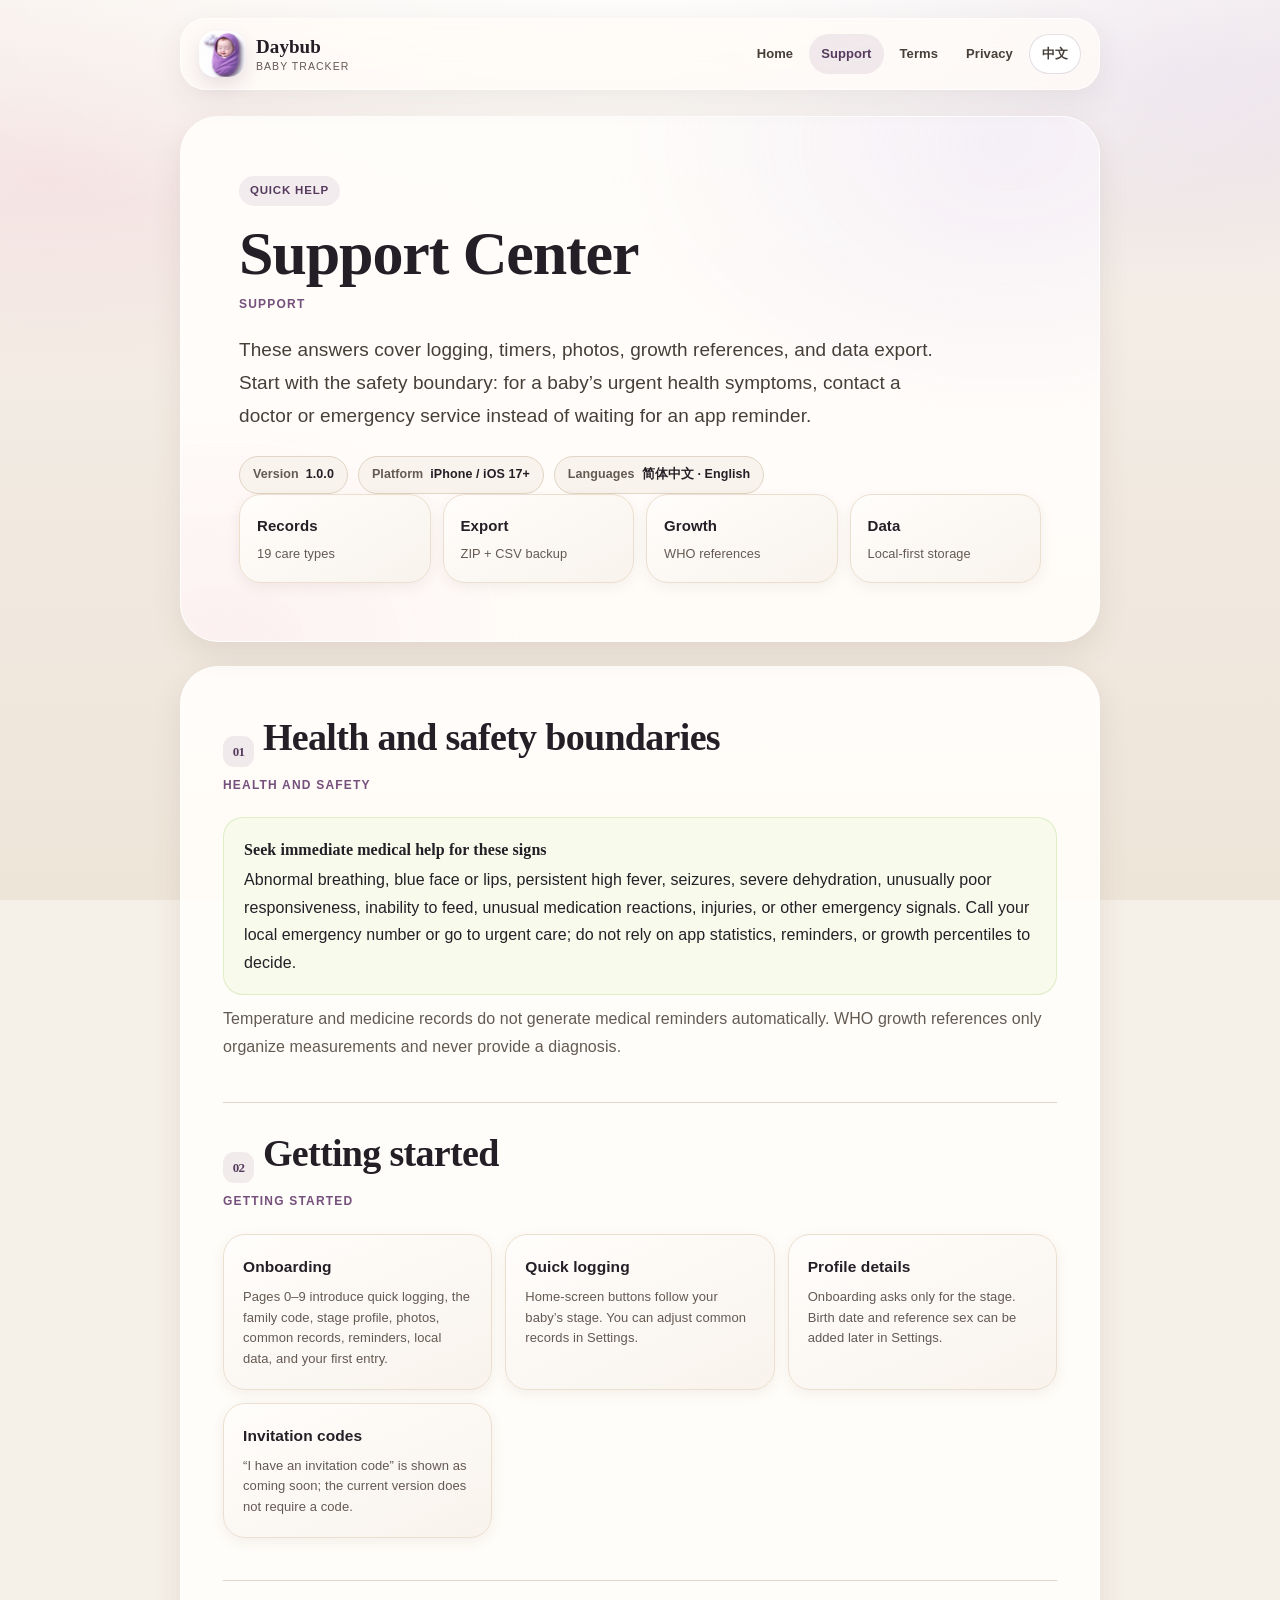
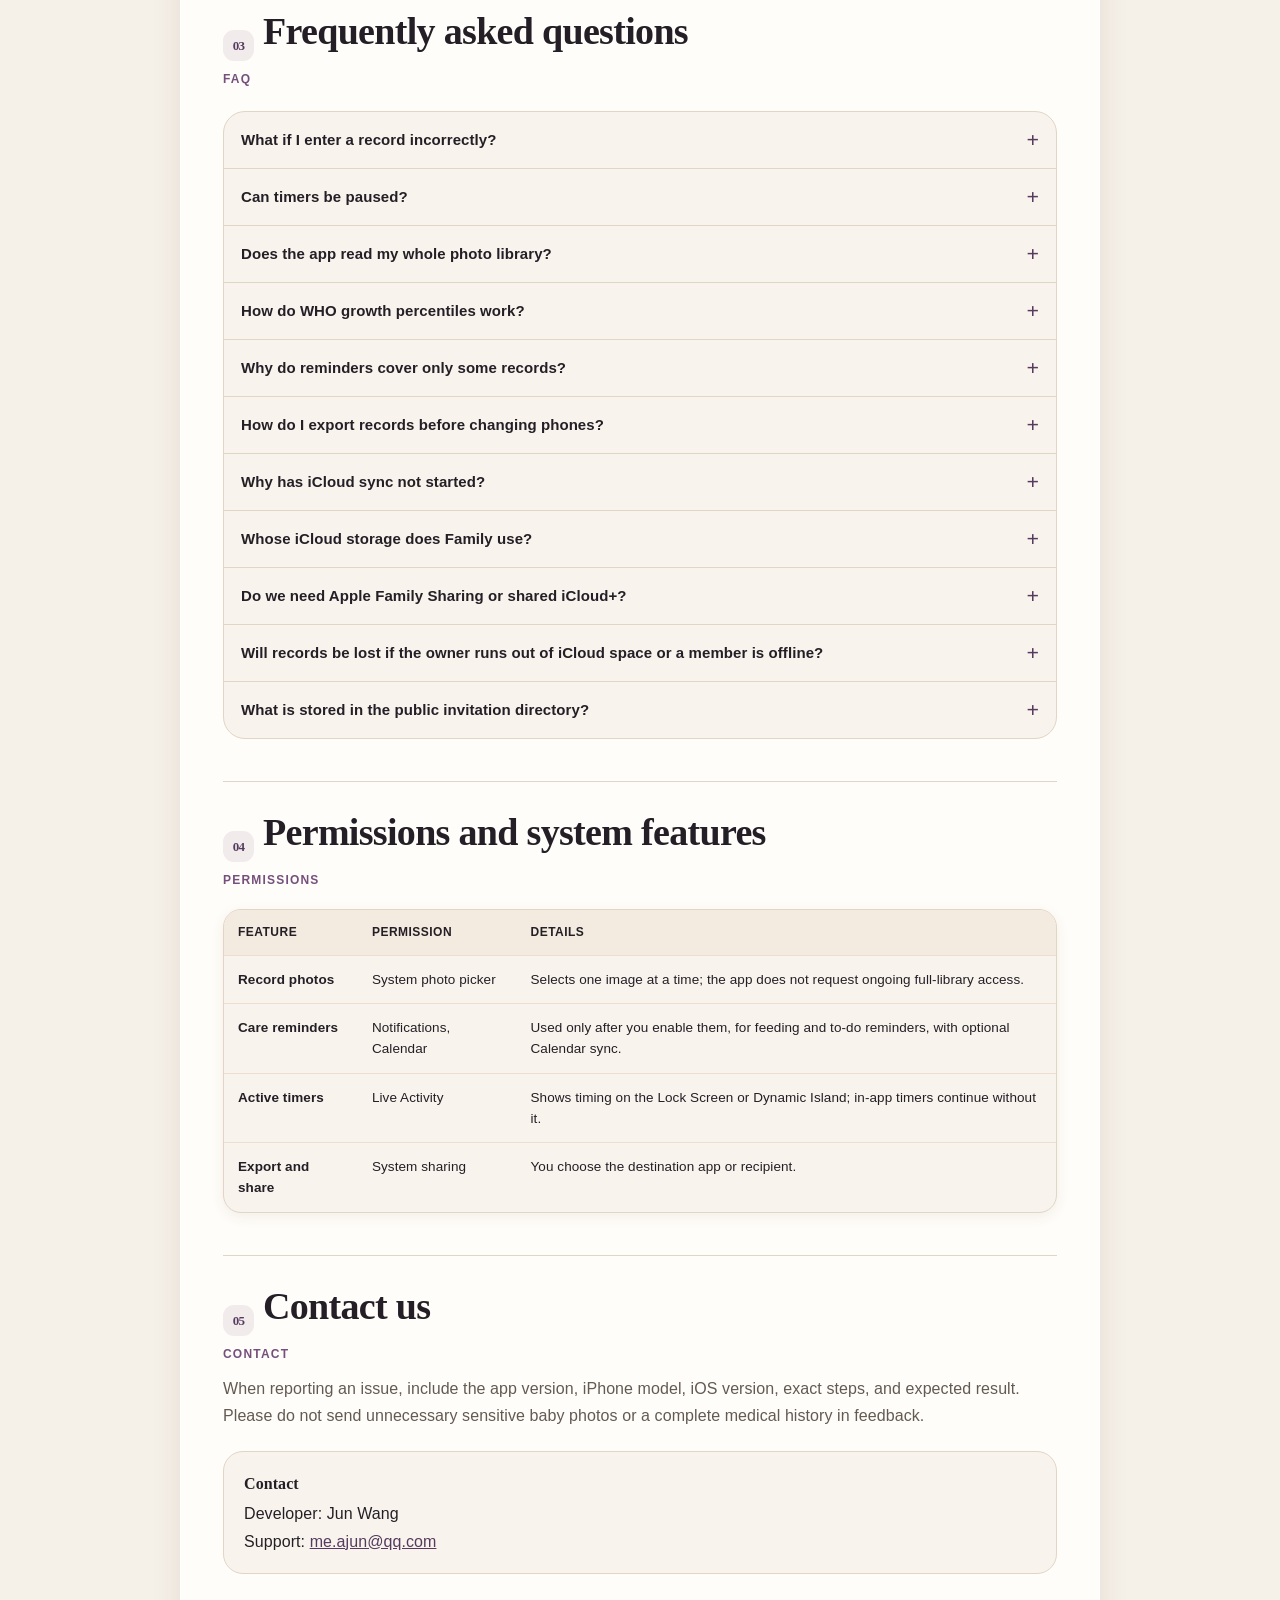
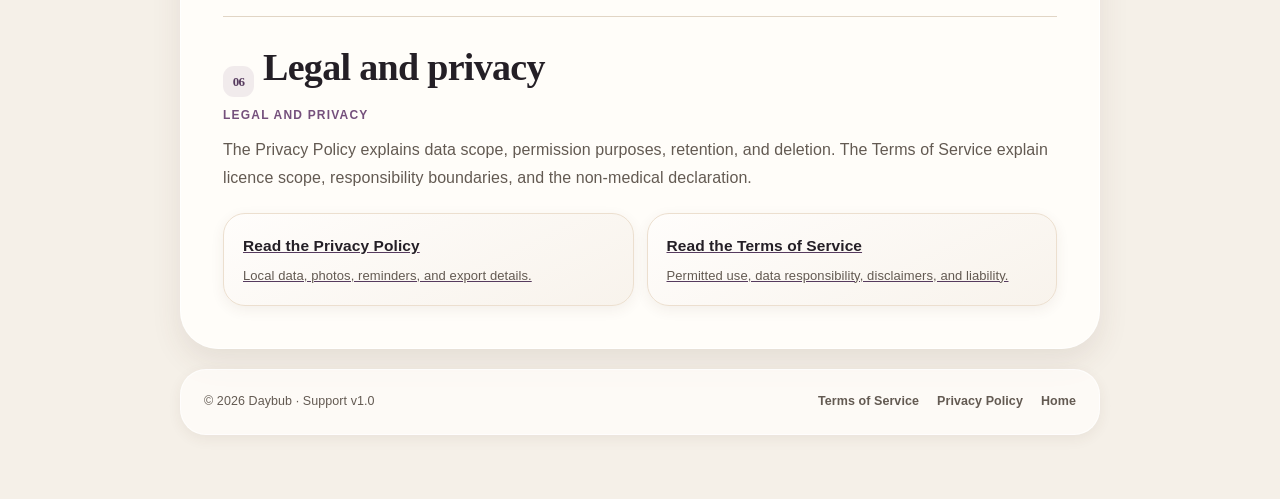
<file: en/support.html>
<!doctype html>
<html lang="en">
<head>
  <meta charset="utf-8">
  <meta name="viewport" content="width=device-width, initial-scale=1">
  <title>Support — Daybub</title>
  <meta name="description" content="Daybub support: logging, timers, photos, WHO growth references, CSV export, iCloud sync, family sharing, permissions, and safety boundaries.">
  <meta property="og:title" content="Support — Daybub">
  <meta property="og:description" content="Frequently asked questions, data export, and health-safety boundaries.">
  <meta property="og:type" content="website">
  <link rel="canonical" href="https://babyoneday.zpad.app/en/support.html">
  <link rel="alternate" hreflang="zh-CN" href="https://babyoneday.zpad.app/support.html">
  <link rel="alternate" hreflang="en" href="https://babyoneday.zpad.app/en/support.html">
  <link rel="alternate" hreflang="x-default" href="https://babyoneday.zpad.app/support.html">
  <link rel="icon" type="image/png" href="../assets/app-icon.png">
  <script src="../assets/language-routing.js"></script>
  <link rel="stylesheet" href="../css/site.css">
</head>
<body class="legal">
  <a class="skip-link" href="#main">Skip to content</a>
  <div class="site-shell">
    <header class="site-header">
      <a class="brand" href="index.html">
        <span class="brand-mark" aria-hidden="true"><img src="../assets/app-icon-192.webp" width="46" height="46" alt="" decoding="async"></span>
        <span><span class="brand-name">Daybub</span><span class="brand-sub">Baby Tracker</span></span>
      </a>
      <nav class="site-nav" aria-label="Website navigation">
        <a href="index.html">Home</a>
        <a href="support.html" aria-current="page">Support</a>
        <a href="terms-of-service.html">Terms</a>
        <a href="privacy-policy.html">Privacy</a>
        <a class="language-switch" href="../support.html?lang=zh" lang="zh-CN" hreflang="zh-CN">中文</a>
      </nav>
    </header>

    <section class="hero" aria-labelledby="page-title">
      <p class="eyebrow">Quick help</p>
      <h1 id="page-title">Support Center</h1>
      <p class="h1-en">Support</p>
      <p class="lede">These answers cover logging, timers, photos, growth references, and data export. Start with the safety boundary: for a baby’s urgent health symptoms, contact a doctor or emergency service instead of waiting for an app reminder.</p>
      <div class="meta-row" aria-label="Support information">
        <span class="meta-pill">Version <strong>1.0.0</strong></span>
        <span class="meta-pill">Platform <strong>iPhone / iOS 17+</strong></span>
        <span class="meta-pill">Languages <strong>简体中文 · English</strong></span>
      </div>
      <div class="status-card">
        <div class="status-item"><b>Records</b><span>19 care types</span></div>
        <div class="status-item"><b>Export</b><span>ZIP + CSV backup</span></div>
        <div class="status-item"><b>Growth</b><span>WHO references</span></div>
        <div class="status-item"><b>Data</b><span>Local-first storage</span></div>
      </div>
    </section>

    <main id="main" class="main-card">
      <section aria-labelledby="urgent-title">
        <h2 id="urgent-title"><span class="section-number">01</span>Health and safety boundaries</h2>
        <p class="h2-en">Health and safety</p>
        <div class="callout care">
          <b>Seek immediate medical help for these signs</b>
          Abnormal breathing, blue face or lips, persistent high fever, seizures, severe dehydration, unusually poor responsiveness, inability to feed, unusual medication reactions, injuries, or other emergency signals. Call your local emergency number or go to urgent care; do not rely on app statistics, reminders, or growth percentiles to decide.
        </div>
        <p>Temperature and medicine records do not generate medical reminders automatically. WHO growth references only organize measurements and never provide a diagnosis.</p>
      </section>

      <section aria-labelledby="start-title">
        <h2 id="start-title"><span class="section-number">02</span>Getting started</h2>
        <p class="h2-en">Getting started</p>
        <div class="action-grid">
          <div class="action-card"><b>Onboarding</b><span>Pages 0–9 introduce quick logging, the family code, stage profile, photos, common records, reminders, local data, and your first entry.</span></div>
          <div class="action-card"><b>Quick logging</b><span>Home-screen buttons follow your baby’s stage. You can adjust common records in Settings.</span></div>
          <div class="action-card"><b>Profile details</b><span>Onboarding asks only for the stage. Birth date and reference sex can be added later in Settings.</span></div>
          <div class="action-card"><b>Invitation codes</b><span>“I have an invitation code” is shown as coming soon; the current version does not require a code.</span></div>
        </div>
      </section>

      <section aria-labelledby="faq-title">
        <h2 id="faq-title"><span class="section-number">03</span>Frequently asked questions</h2>
        <p class="h2-en">FAQ</p>
        <div class="faq">
          <details>
            <summary>What if I enter a record incorrectly?</summary>
            <div class="faq-body">Open the record detail to view, edit, or delete it. Changes save locally and update according to sync rules when iCloud or Family Sharing is enabled.</div>
          </details>
          <details>
            <summary>Can timers be paused?</summary>
            <div class="faq-body">Nursing, sleep, bath, and outdoor timers support pause, resume, and finish. Timer state is persisted and can recover after the app unexpectedly exits. Live Activity display depends on system settings and device support.</div>
          </details>
          <details>
            <summary>Does the app read my whole photo library?</summary>
            <div class="faq-body">No. Photos are selected through the system photo picker. Until you choose an image, the app does not read your library. After selection, only that image is copied into private local storage.</div>
          </details>
          <details>
            <summary>How do WHO growth percentiles work?</summary>
            <div class="faq-body">First optionally add birth date and reference sex in Settings, then enter weight, height, or head circumference. The app uses monthly L/M/S data from WHO Child Growth Standards to calculate percentiles and Z-scores, switching from length to stature references after 24 months. Results organize measurements and are not a diagnosis.</div>
          </details>
          <details>
            <summary>Why do reminders cover only some records?</summary>
            <div class="faq-body">The current version supports feeding-interval and to-do reminders, and can write reminders to the system Calendar. Health records remain manual to avoid automatic medical judgments. You can turn notifications off in system settings.</div>
          </details>
          <details>
            <summary>How do I export records before changing phones?</summary>
            <div class="faq-body">Go to Settings → Data &amp; Backup → Export Records CSV. Export includes record time, type, values, details, and notes. A complete backup of baby profiles, photos, and documents is still being improved. When changing devices, prefer iCloud restoration with the same Apple ID.</div>
          </details>
          <details>
            <summary>Why has iCloud sync not started?</summary>
            <div class="faq-body">Personal mode stores data locally with SwiftData and mirrors it to your own private iCloud database. Family Sharing uses a CloudKit shared zone after you create or join a family. Sync requires iCloud sign-in, network availability, and a valid Family subscription state.</div>
          </details>
          <details>
            <summary>Whose iCloud storage does Family use?</summary>
            <div class="faq-body">Family cloud data lives in a CloudKit shared zone created by the family owner and primarily counts against the owner’s storage. Members keep local data/cache and can read and write the shared zone. We recommend that the family member who will use the app long term and has sufficient iCloud storage create the family.</div>
          </details>
          <details>
            <summary>Do we need Apple Family Sharing or shared iCloud+?</summary>
            <div class="faq-body">No. Daybub Family is in-app collaboration joined with a six-character code or link, for up to 6 members (owner plus 5 invitees). Members do not need to be in the owner’s Apple Family Sharing group or share Apple iCloud+ storage, but each member must be signed in to an available iCloud account.</div>
          </details>
          <details>
            <summary>Will records be lost if the owner runs out of iCloud space or a member is offline?</summary>
            <div class="faq-body">No. Records already saved on device are not deleted for this reason. Missing iCloud sign-in, network failure, or insufficient owner storage pauses sharing/sync until sign-in, network, or storage is restored. If Family Annual expires, existing records also remain; family collaboration and member-derived Plus pause.</div>
          </details>
          <details>
            <summary>What is stored in the public invitation directory?</summary>
            <div class="faq-body">The current version stores only the six-character invitation code and CKShare link as business fields (CloudKit system record metadata also exists) needed to locate the family shared zone. It does not store the family name, member names, care records, or photos. Treat codes and links as sensitive and regenerate them when needed.</div>
          </details>
        </div>
      </section>

      <section aria-labelledby="permissions-title">
        <h2 id="permissions-title"><span class="section-number">04</span>Permissions and system features</h2>
        <p class="h2-en">Permissions</p>
        <table class="data-table">
          <thead><tr><th scope="col">Feature</th><th scope="col">Permission</th><th scope="col">Details</th></tr></thead>
          <tbody>
            <tr><td>Record photos</td><td>System photo picker</td><td>Selects one image at a time; the app does not request ongoing full-library access.</td></tr>
            <tr><td>Care reminders</td><td>Notifications, Calendar</td><td>Used only after you enable them, for feeding and to-do reminders, with optional Calendar sync.</td></tr>
            <tr><td>Active timers</td><td>Live Activity</td><td>Shows timing on the Lock Screen or Dynamic Island; in-app timers continue without it.</td></tr>
            <tr><td>Export and share</td><td>System sharing</td><td>You choose the destination app or recipient.</td></tr>
          </tbody>
        </table>
      </section>

      <section aria-labelledby="contact-title">
        <h2 id="contact-title"><span class="section-number">05</span>Contact us</h2>
        <p class="h2-en">Contact</p>
        <p>When reporting an issue, include the app version, iPhone model, iOS version, exact steps, and expected result. Please do not send unnecessary sensitive baby photos or a complete medical history in feedback.</p>
        <div class="callout">
          <b>Contact</b>
          Developer: Jun Wang<br>Support: <a href="mailto:me.ajun@qq.com">me.ajun@qq.com</a>
        </div>
      </section>

      <section aria-labelledby="legal-title">
        <h2 id="legal-title"><span class="section-number">06</span>Legal and privacy</h2>
        <p class="h2-en">Legal and privacy</p>
        <p>The Privacy Policy explains data scope, permission purposes, retention, and deletion. The Terms of Service explain licence scope, responsibility boundaries, and the non-medical declaration.</p>
        <div class="action-grid">
          <a class="action-card" href="privacy-policy.html"><b>Read the Privacy Policy</b><span>Local data, photos, reminders, and export details.</span></a>
          <a class="action-card" href="terms-of-service.html"><b>Read the Terms of Service</b><span>Permitted use, data responsibility, disclaimers, and liability.</span></a>
        </div>
      </section>
    </main>

    <footer class="site-footer">
      <span>© 2026 Daybub · Support v1.0</span>
      <nav class="footer-links" aria-label="Footer navigation">
        <a href="terms-of-service.html">Terms of Service</a>
        <a href="privacy-policy.html">Privacy Policy</a>
        <a href="index.html">Home</a>
      </nav>
    </footer>
  </div>
</body>
</html>
</file>
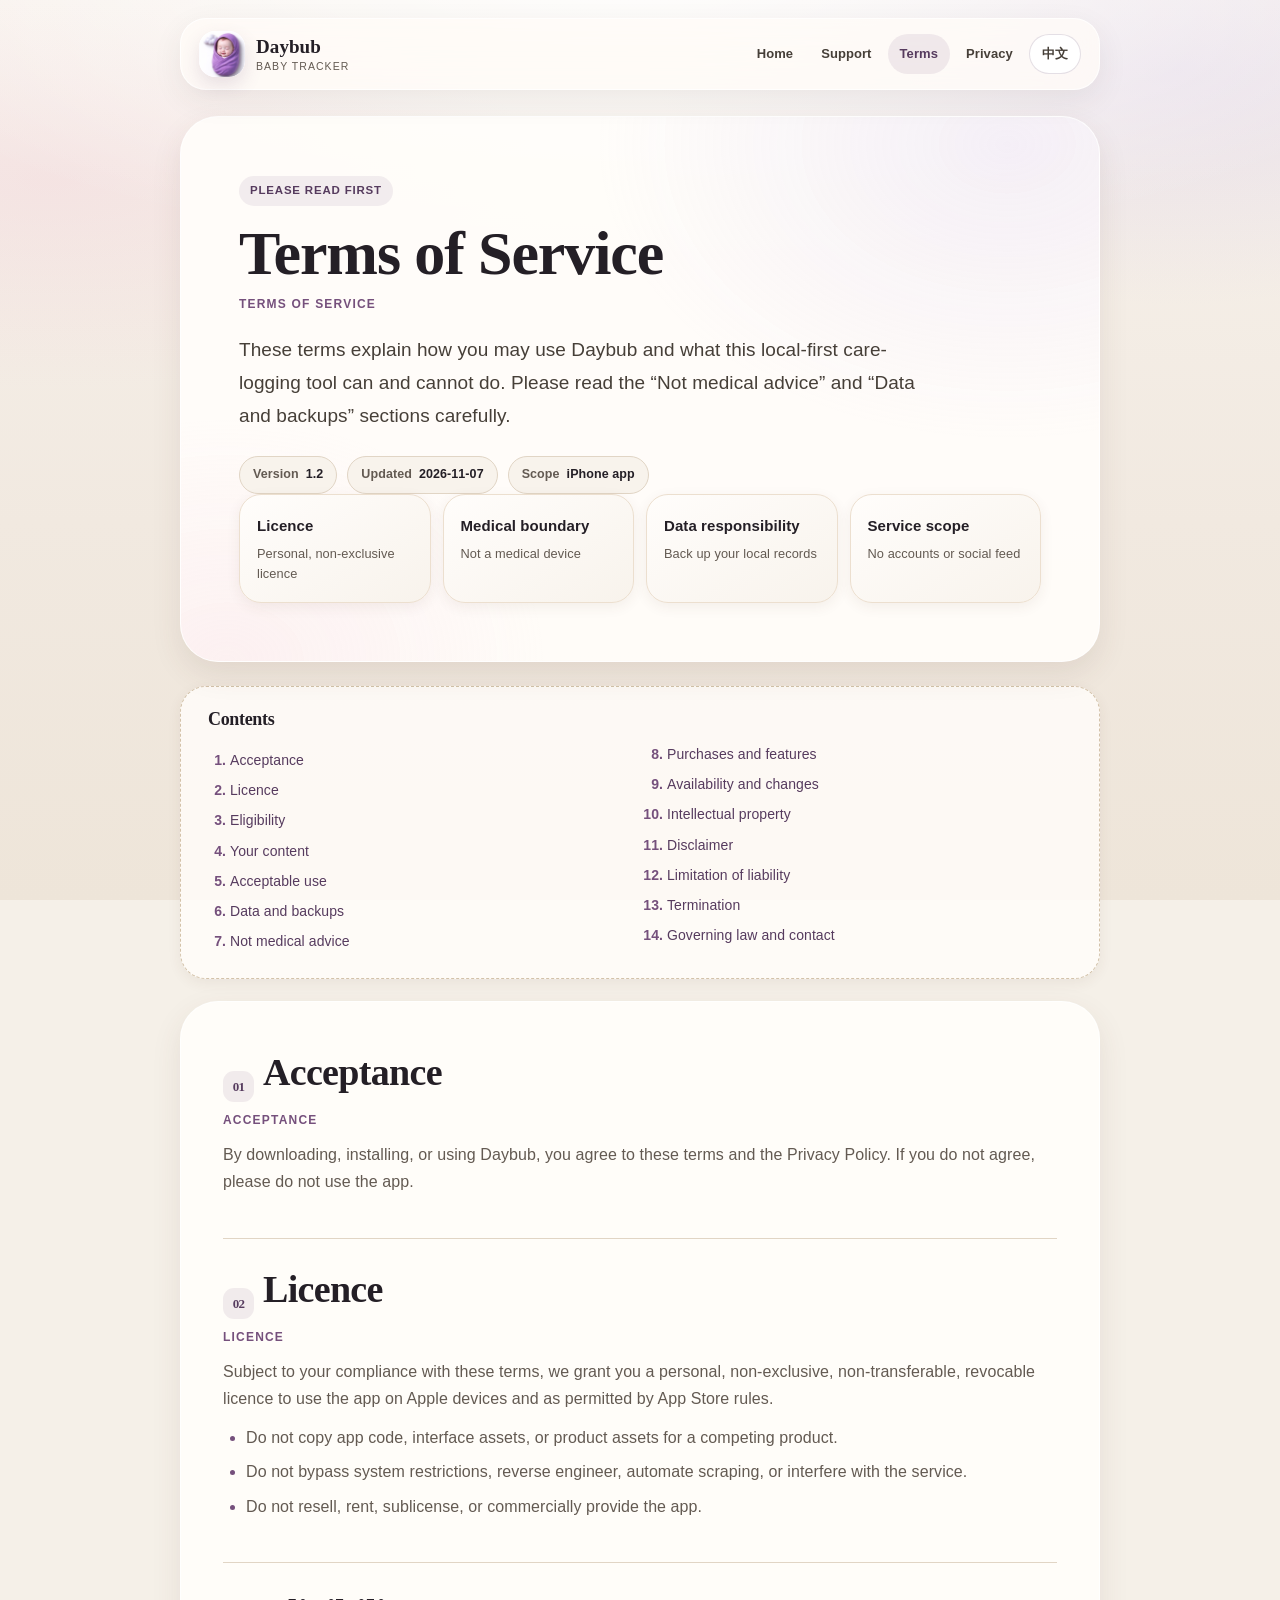
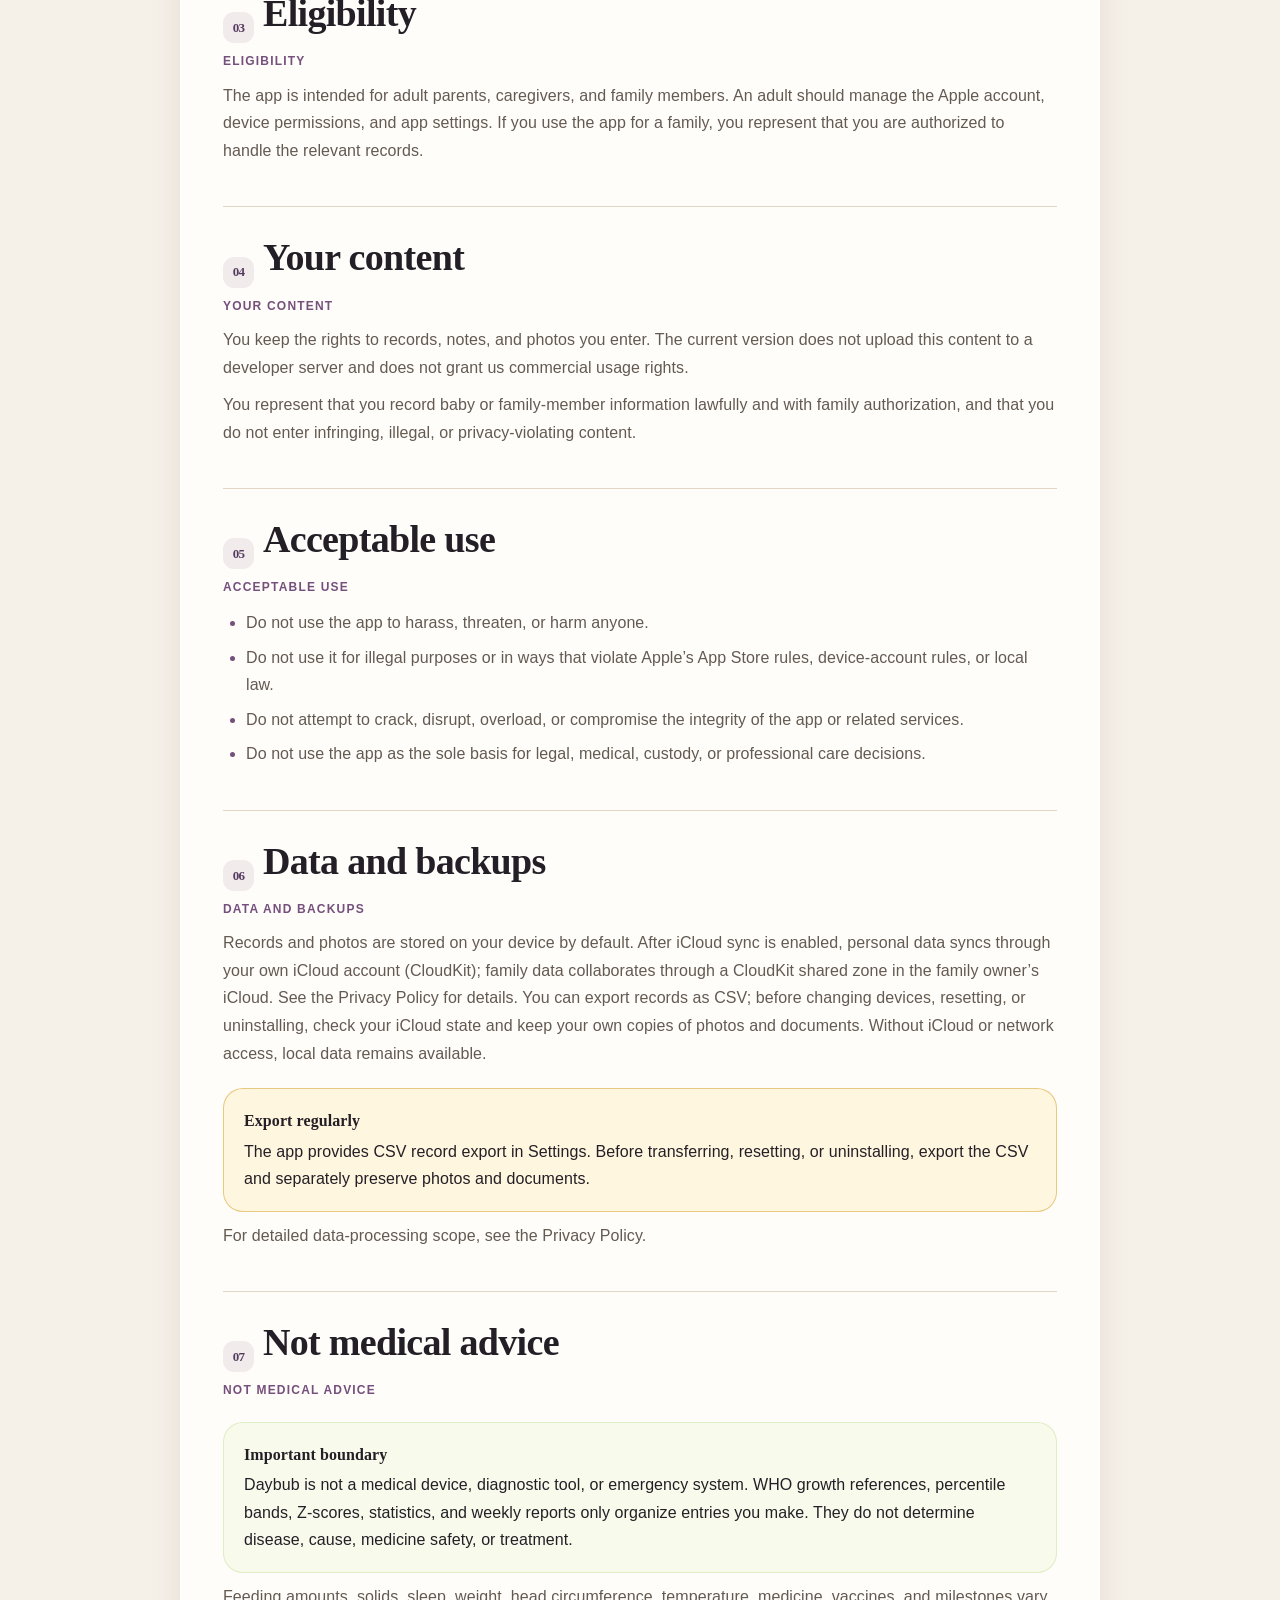
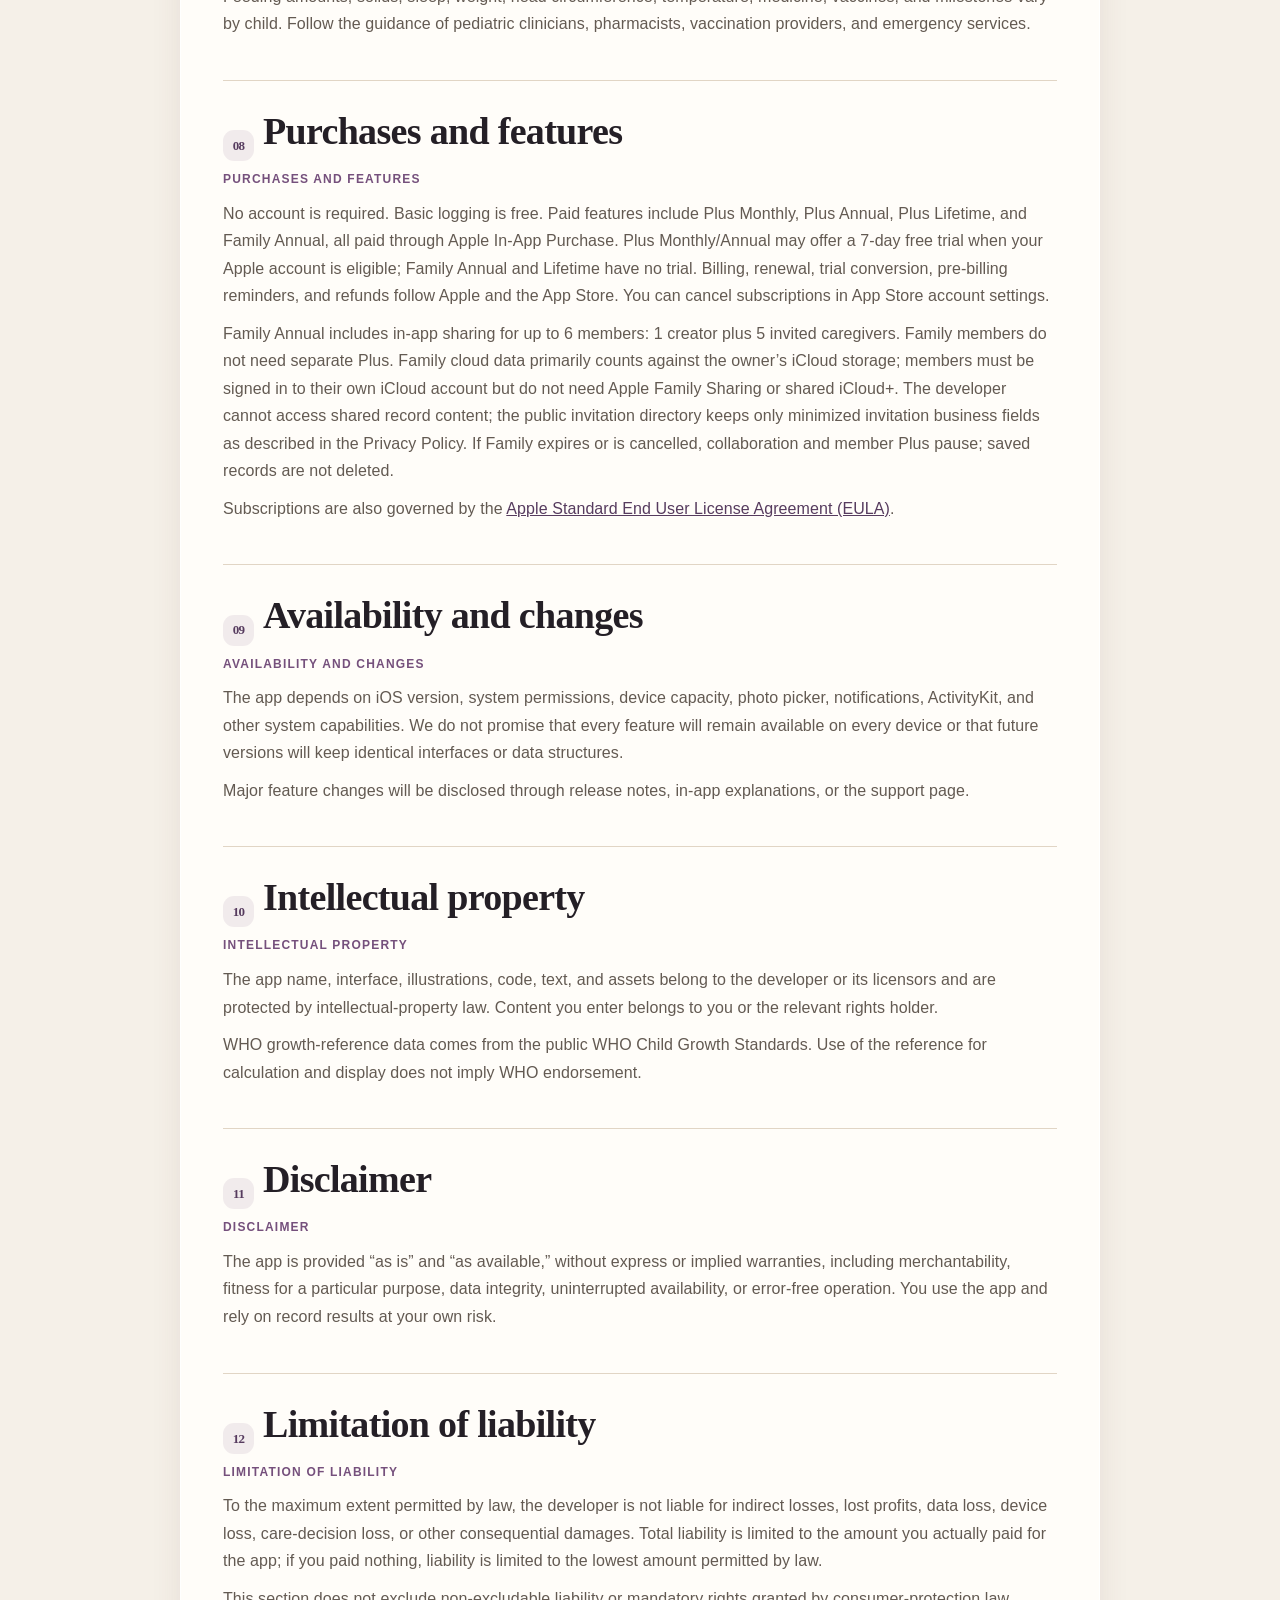
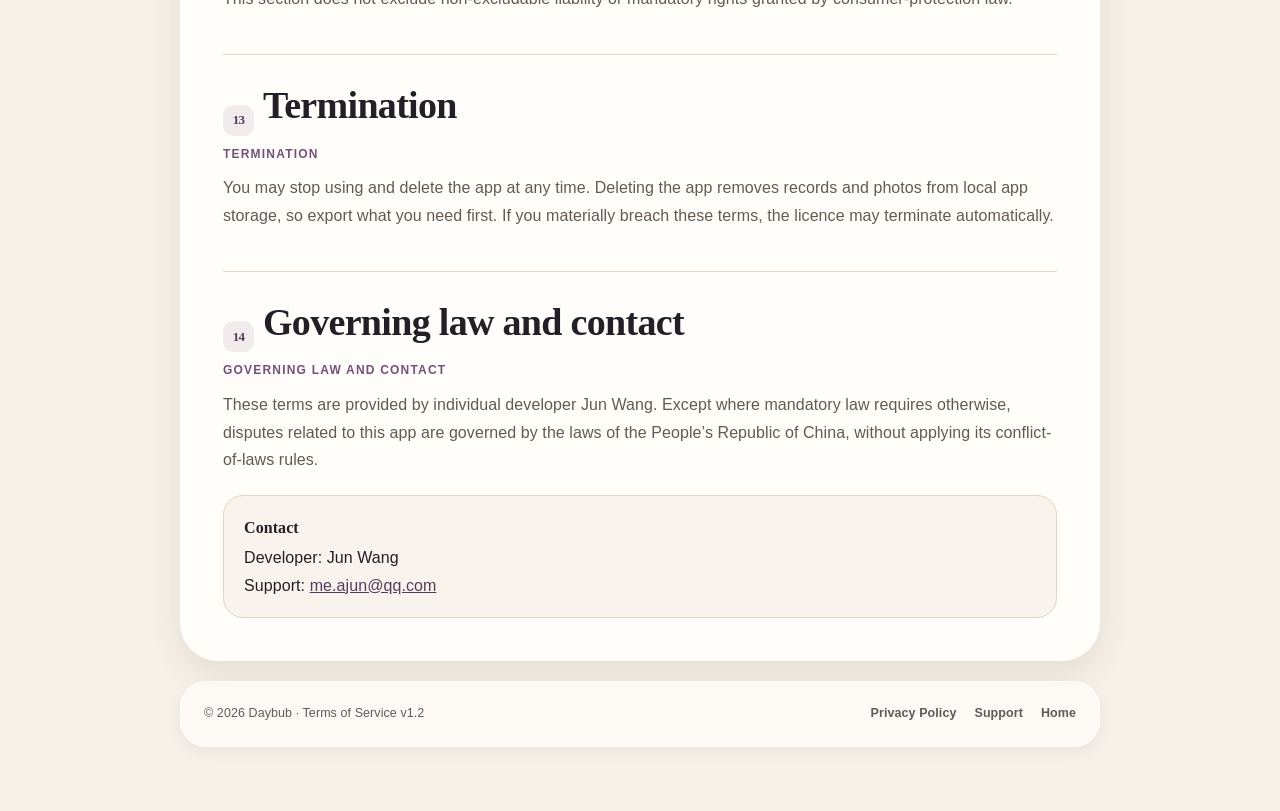
<file: en/terms-of-service.html>
<!doctype html>
<html lang="en">
<head>
  <meta charset="utf-8">
  <meta name="viewport" content="width=device-width, initial-scale=1">
  <title>Terms of Service — Daybub</title>
  <meta name="description" content="Daybub Terms of Service: licence scope, your content, local data, backups, non-medical boundaries, availability, liability, and governing law.">
  <meta property="og:title" content="Terms of Service — Daybub">
  <meta property="og:description" content="Please read these terms and the Privacy Policy before using Daybub.">
  <meta property="og:type" content="website">
  <link rel="canonical" href="https://babyoneday.zpad.app/en/terms-of-service.html">
  <link rel="alternate" hreflang="zh-CN" href="https://babyoneday.zpad.app/terms-of-service.html">
  <link rel="alternate" hreflang="en" href="https://babyoneday.zpad.app/en/terms-of-service.html">
  <link rel="alternate" hreflang="x-default" href="https://babyoneday.zpad.app/terms-of-service.html">
  <link rel="icon" type="image/png" href="../assets/app-icon.png">
  <script src="../assets/language-routing.js"></script>
  <link rel="stylesheet" href="../css/site.css">
</head>
<body class="legal">
  <a class="skip-link" href="#main">Skip to content</a>
  <div class="site-shell">
    <header class="site-header">
      <a class="brand" href="index.html">
        <span class="brand-mark" aria-hidden="true"><img src="../assets/app-icon-192.webp" width="46" height="46" alt="" decoding="async"></span>
        <span><span class="brand-name">Daybub</span><span class="brand-sub">Baby Tracker</span></span>
      </a>
      <nav class="site-nav" aria-label="Website navigation">
        <a href="index.html">Home</a>
        <a href="support.html">Support</a>
        <a href="terms-of-service.html" aria-current="page">Terms</a>
        <a href="privacy-policy.html">Privacy</a>
        <a class="language-switch" href="../terms-of-service.html?lang=zh" lang="zh-CN" hreflang="zh-CN">中文</a>
      </nav>
    </header>

    <section class="hero" aria-labelledby="page-title">
      <p class="eyebrow">Please read first</p>
      <h1 id="page-title">Terms of Service</h1>
      <p class="h1-en">Terms of Service</p>
      <p class="lede">These terms explain how you may use Daybub and what this local-first care-logging tool can and cannot do. Please read the “Not medical advice” and “Data and backups” sections carefully.</p>
      <div class="meta-row" aria-label="Version information">
        <span class="meta-pill">Version <strong>1.2</strong></span>
        <span class="meta-pill">Updated <strong>2026-11-07</strong></span>
        <span class="meta-pill">Scope <strong>iPhone app</strong></span>
      </div>
      <div class="status-card">
        <div class="status-item"><b>Licence</b><span>Personal, non-exclusive licence</span></div>
        <div class="status-item"><b>Medical boundary</b><span>Not a medical device</span></div>
        <div class="status-item"><b>Data responsibility</b><span>Back up your local records</span></div>
        <div class="status-item"><b>Service scope</b><span>No accounts or social feed</span></div>
      </div>
    </section>

    <nav class="toc" aria-labelledby="toc-title">
      <h2 id="toc-title">Contents</h2>
      <ol>
        <li><a href="#acceptance">Acceptance</a></li>
        <li><a href="#licence">Licence</a></li>
        <li><a href="#eligibility">Eligibility</a></li>
        <li><a href="#user-content">Your content</a></li>
        <li><a href="#acceptable-use">Acceptable use</a></li>
        <li><a href="#data">Data and backups</a></li>
        <li><a href="#medical">Not medical advice</a></li>
        <li><a href="#purchases">Purchases and features</a></li>
        <li><a href="#availability">Availability and changes</a></li>
        <li><a href="#ip">Intellectual property</a></li>
        <li><a href="#disclaimer">Disclaimer</a></li>
        <li><a href="#liability">Limitation of liability</a></li>
        <li><a href="#termination">Termination</a></li>
        <li><a href="#law">Governing law and contact</a></li>
      </ol>
    </nav>

    <main id="main" class="main-card">
      <section id="acceptance" aria-labelledby="acceptance-title">
        <h2 id="acceptance-title"><span class="section-number">01</span>Acceptance</h2>
        <p class="h2-en">Acceptance</p>
        <p>By downloading, installing, or using Daybub, you agree to these terms and the Privacy Policy. If you do not agree, please do not use the app.</p>
      </section>

      <section id="licence" aria-labelledby="licence-title">
        <h2 id="licence-title"><span class="section-number">02</span>Licence</h2>
        <p class="h2-en">Licence</p>
        <p>Subject to your compliance with these terms, we grant you a personal, non-exclusive, non-transferable, revocable licence to use the app on Apple devices and as permitted by App Store rules.</p>
        <ul>
          <li>Do not copy app code, interface assets, or product assets for a competing product.</li>
          <li>Do not bypass system restrictions, reverse engineer, automate scraping, or interfere with the service.</li>
          <li>Do not resell, rent, sublicense, or commercially provide the app.</li>
        </ul>
      </section>

      <section id="eligibility" aria-labelledby="eligibility-title">
        <h2 id="eligibility-title"><span class="section-number">03</span>Eligibility</h2>
        <p class="h2-en">Eligibility</p>
        <p>The app is intended for adult parents, caregivers, and family members. An adult should manage the Apple account, device permissions, and app settings. If you use the app for a family, you represent that you are authorized to handle the relevant records.</p>
      </section>

      <section id="user-content" aria-labelledby="user-content-title">
        <h2 id="user-content-title"><span class="section-number">04</span>Your content</h2>
        <p class="h2-en">Your content</p>
        <p>You keep the rights to records, notes, and photos you enter. The current version does not upload this content to a developer server and does not grant us commercial usage rights.</p>
        <p>You represent that you record baby or family-member information lawfully and with family authorization, and that you do not enter infringing, illegal, or privacy-violating content.</p>
      </section>

      <section id="acceptable-use" aria-labelledby="acceptable-use-title">
        <h2 id="acceptable-use-title"><span class="section-number">05</span>Acceptable use</h2>
        <p class="h2-en">Acceptable use</p>
        <ul>
          <li>Do not use the app to harass, threaten, or harm anyone.</li>
          <li>Do not use it for illegal purposes or in ways that violate Apple’s App Store rules, device-account rules, or local law.</li>
          <li>Do not attempt to crack, disrupt, overload, or compromise the integrity of the app or related services.</li>
          <li>Do not use the app as the sole basis for legal, medical, custody, or professional care decisions.</li>
        </ul>
      </section>

      <section id="data" aria-labelledby="data-title">
        <h2 id="data-title"><span class="section-number">06</span>Data and backups</h2>
        <p class="h2-en">Data and backups</p>
        <p>Records and photos are stored on your device by default. After iCloud sync is enabled, personal data syncs through your own iCloud account (CloudKit); family data collaborates through a CloudKit shared zone in the family owner’s iCloud. See the Privacy Policy for details. You can export records as CSV; before changing devices, resetting, or uninstalling, check your iCloud state and keep your own copies of photos and documents. Without iCloud or network access, local data remains available.</p>
        <div class="callout warning">
          <b>Export regularly</b>
          The app provides CSV record export in Settings. Before transferring, resetting, or uninstalling, export the CSV and separately preserve photos and documents.
        </div>
        <p>For detailed data-processing scope, see the Privacy Policy.</p>
      </section>

      <section id="medical" aria-labelledby="medical-title">
        <h2 id="medical-title"><span class="section-number">07</span>Not medical advice</h2>
        <p class="h2-en">Not medical advice</p>
        <div class="callout care">
          <b>Important boundary</b>
          Daybub is not a medical device, diagnostic tool, or emergency system. WHO growth references, percentile bands, Z-scores, statistics, and weekly reports only organize entries you make. They do not determine disease, cause, medicine safety, or treatment.
        </div>
        <p>Feeding amounts, solids, sleep, weight, head circumference, temperature, medicine, vaccines, and milestones vary by child. Follow the guidance of pediatric clinicians, pharmacists, vaccination providers, and emergency services.</p>
      </section>

      <section id="purchases" aria-labelledby="purchases-title">
        <h2 id="purchases-title"><span class="section-number">08</span>Purchases and features</h2>
        <p class="h2-en">Purchases and features</p>
        <p>No account is required. Basic logging is free. Paid features include Plus Monthly, Plus Annual, Plus Lifetime, and Family Annual, all paid through Apple In-App Purchase. Plus Monthly/Annual may offer a 7-day free trial when your Apple account is eligible; Family Annual and Lifetime have no trial. Billing, renewal, trial conversion, pre-billing reminders, and refunds follow Apple and the App Store. You can cancel subscriptions in App Store account settings.</p>
        <p>Family Annual includes in-app sharing for up to 6 members: 1 creator plus 5 invited caregivers. Family members do not need separate Plus. Family cloud data primarily counts against the owner’s iCloud storage; members must be signed in to their own iCloud account but do not need Apple Family Sharing or shared iCloud+. The developer cannot access shared record content; the public invitation directory keeps only minimized invitation business fields as described in the Privacy Policy. If Family expires or is cancelled, collaboration and member Plus pause; saved records are not deleted.</p>
        <p>Subscriptions are also governed by the <a href="https://www.apple.com/legal/internet-services/itunes/dev/stdeula/" target="_blank" rel="noopener noreferrer">Apple Standard End User License Agreement (EULA)</a>.</p>
      </section>

      <section id="availability" aria-labelledby="availability-title">
        <h2 id="availability-title"><span class="section-number">09</span>Availability and changes</h2>
        <p class="h2-en">Availability and changes</p>
        <p>The app depends on iOS version, system permissions, device capacity, photo picker, notifications, ActivityKit, and other system capabilities. We do not promise that every feature will remain available on every device or that future versions will keep identical interfaces or data structures.</p>
        <p>Major feature changes will be disclosed through release notes, in-app explanations, or the support page.</p>
      </section>

      <section id="ip" aria-labelledby="ip-title">
        <h2 id="ip-title"><span class="section-number">10</span>Intellectual property</h2>
        <p class="h2-en">Intellectual property</p>
        <p>The app name, interface, illustrations, code, text, and assets belong to the developer or its licensors and are protected by intellectual-property law. Content you enter belongs to you or the relevant rights holder.</p>
        <p>WHO growth-reference data comes from the public WHO Child Growth Standards. Use of the reference for calculation and display does not imply WHO endorsement.</p>
      </section>

      <section id="disclaimer" aria-labelledby="disclaimer-title">
        <h2 id="disclaimer-title"><span class="section-number">11</span>Disclaimer</h2>
        <p class="h2-en">Disclaimer</p>
        <p>The app is provided “as is” and “as available,” without express or implied warranties, including merchantability, fitness for a particular purpose, data integrity, uninterrupted availability, or error-free operation. You use the app and rely on record results at your own risk.</p>
      </section>

      <section id="liability" aria-labelledby="liability-title">
        <h2 id="liability-title"><span class="section-number">12</span>Limitation of liability</h2>
        <p class="h2-en">Limitation of liability</p>
        <p>To the maximum extent permitted by law, the developer is not liable for indirect losses, lost profits, data loss, device loss, care-decision loss, or other consequential damages. Total liability is limited to the amount you actually paid for the app; if you paid nothing, liability is limited to the lowest amount permitted by law.</p>
        <p>This section does not exclude non-excludable liability or mandatory rights granted by consumer-protection law.</p>
      </section>

      <section id="termination" aria-labelledby="termination-title">
        <h2 id="termination-title"><span class="section-number">13</span>Termination</h2>
        <p class="h2-en">Termination</p>
        <p>You may stop using and delete the app at any time. Deleting the app removes records and photos from local app storage, so export what you need first. If you materially breach these terms, the licence may terminate automatically.</p>
      </section>

      <section id="law" aria-labelledby="law-title">
        <h2 id="law-title"><span class="section-number">14</span>Governing law and contact</h2>
        <p class="h2-en">Governing law and contact</p>
        <p>These terms are provided by individual developer Jun Wang. Except where mandatory law requires otherwise, disputes related to this app are governed by the laws of the People’s Republic of China, without applying its conflict-of-laws rules.</p>
        <div class="callout">
          <b>Contact</b>
          Developer: Jun Wang<br>Support: <a href="mailto:me.ajun@qq.com">me.ajun@qq.com</a>
        </div>
      </section>
    </main>

    <footer class="site-footer">
      <span>© 2026 Daybub · Terms of Service v1.2</span>
      <nav class="footer-links" aria-label="Footer navigation">
        <a href="privacy-policy.html">Privacy Policy</a>
        <a href="support.html">Support</a>
        <a href="index.html">Home</a>
      </nav>
    </footer>
  </div>
</body>
</html>
</file>
<file: css/site.css>
/* ============================================================
   Daybub · official website
   Warm editorial + iOS-style material system
   ============================================================ */

:root {
  color-scheme: light;
  --bg: #f5f0e8;
  --bg-deep: #ece3d8;
  --paper: #fffdfa;
  --paper-deep: #f8f3ec;
  --ink: #241f26;
  --ink-soft: #463f38;
  --muted: #635a52;
  --muted-soft: #786e64;
  --line: #e1d5c5;
  --line-soft: #ecdfcf;
  --plum: #75507c;
  --plum-deep: #563b5e;
  --plum-ink: #432f4a;
  --rose: #f2c7d5;
  --lavender: #cbbbea;
  --peach: #fbe4cf;
  --mint: #dcedc1;
  --sky: #d7e8f7;
  --shadow-soft: 0 4px 14px rgba(87, 63, 49, .07);
  --shadow: 0 12px 30px rgba(87, 63, 49, .10);
  --shadow-lifted: 0 22px 55px rgba(67, 47, 74, .16);
  --shadow-phone: 0 28px 60px rgba(50, 34, 55, .22);
  --radius-xs: 12px;
  --radius-sm: 16px;
  --radius-md: 22px;
  --radius-lg: 30px;
  --radius-xl: 38px;
  --font-text: -apple-system, BlinkMacSystemFont, "SF Pro Text", "PingFang SC",
    "Helvetica Neue", "Segoe UI", "Microsoft YaHei", sans-serif;
  --font-display: "New York", "Songti SC", "Noto Serif SC", Georgia, serif;
}

* { box-sizing: border-box; }

html {
  scroll-behavior: smooth;
  -webkit-text-size-adjust: 100%;
}

body {
  margin: 0;
  min-height: 100%;
  color: var(--ink);
  font-family: var(--font-text);
  font-size: 16px;
  line-height: 1.72;
  letter-spacing: .005em;
  background-color: var(--bg);
  background-image:
    radial-gradient(110% 55% at 50% -5%, rgba(255, 255, 255, .90) 0%, rgba(255, 255, 255, 0) 62%),
    radial-gradient(60% 38% at 92% 8%, rgba(203, 187, 234, .30) 0%, rgba(203, 187, 234, 0) 68%),
    radial-gradient(58% 35% at 4% 20%, rgba(242, 199, 213, .30) 0%, rgba(242, 199, 213, 0) 66%),
    linear-gradient(180deg, #f8f3ed 0%, #f1e9e0 58%, #eee5d9 100%);
  background-attachment: fixed;
  -webkit-font-smoothing: antialiased;
}

a { color: var(--plum-deep); }

a:hover { text-decoration-thickness: 2px; }

img { max-width: 100%; }

:focus-visible {
  outline: 3px solid rgba(117, 80, 124, .72);
  outline-offset: 3px;
  border-radius: 8px;
}

.skip-link {
  position: fixed;
  left: 16px;
  top: 12px;
  z-index: 100;
  padding: 10px 14px;
  border-radius: 999px;
  background: var(--ink);
  color: #fff;
  font-weight: 750;
  text-decoration: none;
  transform: translateY(-180%);
}

.skip-link:focus { transform: translateY(0); }

/* ---------- Shell and header ---------- */

.site-shell {
  width: min(100% - 40px, 1180px);
  margin: 0 auto;
  padding: 18px 0 64px;
}

body.legal .site-shell {
  width: min(100% - 32px, 920px);
}

.site-header {
  position: sticky;
  top: 12px;
  z-index: 50;
  display: flex;
  align-items: center;
  gap: 14px;
  min-height: 72px;
  padding: 12px 18px;
  border: 1px solid rgba(255, 255, 255, .78);
  border-radius: 26px;
  background: rgba(255, 252, 248, .78);
  box-shadow: 0 10px 30px rgba(70, 50, 50, .08);
  -webkit-backdrop-filter: blur(18px) saturate(1.25);
  backdrop-filter: blur(18px) saturate(1.25);
}

.brand {
  display: flex;
  align-items: center;
  gap: 11px;
  color: inherit;
  text-decoration: none;
  flex: 0 0 auto;
}

.brand-mark {
  display: block;
  width: 46px;
  height: 46px;
  flex: 0 0 auto;
  overflow: clip;
  border-radius: 16px;
  background: #fff;
  box-shadow: 0 8px 18px rgba(117, 80, 124, .16);
}

.brand-mark img {
  display: block;
  width: 100%;
  height: 100%;
  border-radius: inherit;
  object-fit: cover;
}

.brand-name {
  display: block;
  font-family: var(--font-display);
  font-size: 19px;
  line-height: 1.2;
  font-weight: 850;
}

.brand-sub {
  display: block;
  margin-top: 1px;
  font-size: 10.5px;
  line-height: 1.2;
  letter-spacing: .10em;
  text-transform: uppercase;
  color: var(--muted);
}

.site-nav {
  margin-left: auto;
  display: flex;
  align-items: center;
  gap: 4px;
  white-space: nowrap;
}

.site-nav a {
  min-height: 40px;
  display: inline-flex;
  align-items: center;
  padding: 8px 12px;
  border-radius: 999px;
  color: var(--ink-soft);
  font-size: 13px;
  font-weight: 730;
  text-decoration: none;
  transition: background .18s ease, color .18s ease;
}

.site-nav a:hover,
.site-nav a[aria-current="page"] {
  background: rgba(117, 80, 124, .10);
  color: var(--plum-deep);
}

.language-switch {
  border: 1px solid rgba(86, 59, 94, .16);
  background: rgba(255, 255, 255, .88);
  color: var(--plum-deep);
}

.nav-cta {
  margin-left: 4px;
  color: #fff !important;
  background: linear-gradient(135deg, var(--plum), var(--plum-ink));
  box-shadow: 0 7px 16px rgba(86, 59, 94, .22);
}

/* ---------- Shared typography and legal-page primitives ---------- */

h1, h2, h3 {
  font-family: var(--font-display);
  color: var(--ink);
  letter-spacing: -.018em;
  text-wrap: balance;
}

h1 {
  margin: 15px 0 0;
  font-size: clamp(35px, 5.2vw, 62px);
  line-height: 1.05;
}

h2 {
  margin: 0;
  font-size: clamp(24px, 3.2vw, 38px);
  line-height: 1.18;
}

h3 {
  margin: 25px 0 8px;
  font-size: 18px;
  line-height: 1.35;
}

p { margin: 10px 0 0; color: var(--muted); }

p strong, li strong { color: var(--ink); }

ul, ol { margin: 11px 0 0; padding-left: 23px; color: var(--muted); }
li { margin: 7px 0; }
li::marker { color: var(--plum); font-weight: 800; }

.eyebrow,
.section-eyebrow {
  display: inline-flex;
  align-items: center;
  gap: 8px;
  min-height: 30px;
  margin: 0;
  padding: 5px 11px;
  border-radius: 999px;
  background: rgba(117, 80, 124, .09);
  color: var(--plum-deep);
  font-size: 11.5px;
  font-weight: 850;
  letter-spacing: .07em;
  text-transform: uppercase;
}

.h1-en,
.h2-en {
  margin: 8px 0 0;
  color: var(--plum);
  font-family: var(--font-text);
  font-size: 12px;
  font-weight: 850;
  letter-spacing: .10em;
  text-transform: uppercase;
}

.lede {
  max-width: 700px;
  margin-top: 18px;
  color: var(--ink-soft);
  font-size: clamp(16px, 1.55vw, 19px);
  line-height: 1.75;
}

.section-head {
  max-width: 760px;
  margin-bottom: 24px;
}

.section-head .section-lede {
  margin-top: 14px;
  color: var(--muted);
  font-size: 16.5px;
  line-height: 1.75;
}

/* Legal / support page hero and content shell */

.hero {
  position: relative;
  overflow: hidden;
  margin: 26px 0 24px;
  padding: clamp(34px, 6vw, 58px);
  border-radius: var(--radius-xl);
  border: 1px solid rgba(255, 255, 255, .86);
  background:
    radial-gradient(70% 85% at 90% 5%, rgba(203, 187, 234, .20) 0%, rgba(203, 187, 234, 0) 64%),
    radial-gradient(56% 72% at 5% 100%, rgba(242, 199, 213, .22) 0%, rgba(242, 199, 213, 0) 62%),
    rgba(255, 253, 250, .94);
  box-shadow: var(--shadow);
}

.main-card {
  padding: clamp(26px, 5vw, 42px);
  border-radius: var(--radius-xl);
  border: 1px solid rgba(255, 255, 255, .86);
  background: rgba(255, 253, 250, .95);
  box-shadow: var(--shadow);
}

section {
  scroll-margin-top: 116px;
  padding-top: 6px;
}

section + section {
  margin-top: clamp(27px, 5vw, 42px);
  padding-top: 28px;
  border-top: 1px solid var(--line);
}

.section-number {
  display: inline-flex;
  align-items: center;
  justify-content: center;
  width: 31px;
  height: 31px;
  margin-right: 9px;
  border-radius: 11px;
  background: rgba(117, 80, 124, .10);
  color: var(--plum-deep);
  font-size: 13px;
  font-weight: 850;
  vertical-align: -6px;
}

.small-en {
  display: block;
  margin-top: 5px;
  color: var(--muted-soft);
  font-size: 12.5px;
  line-height: 1.55;
}

.meta-row {
  display: flex;
  flex-wrap: wrap;
  gap: 10px;
  margin: 24px 0 0;
}

.meta-pill {
  display: inline-flex;
  align-items: center;
  gap: 7px;
  min-height: 36px;
  padding: 7px 13px;
  border-radius: 999px;
  background: var(--paper-deep);
  border: 1px solid var(--line);
  color: var(--muted);
  font-size: 12.5px;
  font-weight: 730;
}

.meta-pill strong { color: var(--ink); }

.status-card {
  display: grid;
  grid-template-columns: repeat(auto-fit, minmax(170px, 1fr));
  gap: 12px;
  margin-top: 0;
}

.status-item {
  padding: 18px 17px;
  border-radius: var(--radius-md);
  border: 1px solid var(--line-soft);
  background: linear-gradient(150deg, #fffdfb, #f8f3ec);
  box-shadow: var(--shadow-soft);
}

.status-item b {
  display: block;
  color: var(--ink);
  font-size: 15px;
}

.status-item span {
  display: block;
  margin-top: 5px;
  color: var(--muted);
  font-size: 12.8px;
  line-height: 1.58;
}

.action-grid {
  display: grid;
  grid-template-columns: repeat(auto-fit, minmax(210px, 1fr));
  gap: 13px;
  margin: 22px 0 0;
}

.action-card {
  display: block;
  padding: 19px;
  border-radius: var(--radius-md);
  border: 1px solid var(--line-soft);
  background: linear-gradient(155deg, #fffdfb, #f8f3ec);
  box-shadow: var(--shadow-soft);
}

.action-card b { display: block; color: var(--ink); font-size: 15.5px; }
.action-card span { display: block; margin-top: 6px; color: var(--muted); font-size: 13px; line-height: 1.6; }

.toc {
  margin: 0 0 22px;
  padding: 22px clamp(18px, 4vw, 27px);
  border-radius: 26px;
  border: 1px dashed #d3c2a9;
  background: rgba(255, 253, 250, .84);
  box-shadow: var(--shadow-soft);
}

.toc h2 { margin: 0 0 12px; font-size: 18px; }
.toc ol {
  margin: 0;
  padding-left: 22px;
  columns: 2;
  column-gap: 32px;
  color: var(--muted);
  font-size: 14px;
}
.toc li { margin: 6px 0; break-inside: avoid; }
.toc a { text-decoration: none; }
.toc a:hover { text-decoration: underline; }

.callout {
  margin: 21px 0 0;
  padding: 18px 20px;
  border-radius: 20px;
  border: 1px solid var(--line);
  background: #f8f4ed;
}

.callout.warning { border-color: rgba(226, 190, 104, .80); background: #fff6df; }
.callout.privacy { border-color: rgba(203, 187, 234, .68); background: #f8f5fd; }
.callout.care { border-color: rgba(220, 237, 193, .90); background: #f8fbec; }
.callout b { display: block; margin-bottom: 3px; font-family: var(--font-display); color: var(--ink); font-size: 16px; }

.data-table {
  width: 100%;
  margin: 18px 0 0;
  border-collapse: separate;
  border-spacing: 0;
  overflow: hidden;
  border: 1px solid var(--line);
  border-radius: 18px;
  background: var(--paper-deep);
  box-shadow: var(--shadow-soft);
  text-align: left;
}

.data-table caption {
  caption-side: top;
  padding: 0 0 9px;
  color: var(--muted-soft);
  font-size: 12.5px;
  text-align: left;
}

.data-table th, .data-table td {
  padding: 13px 14px;
  border-bottom: 1px solid var(--line-soft);
  vertical-align: top;
  font-size: 13.5px;
  line-height: 1.58;
}

.data-table th {
  color: var(--ink);
  font-size: 12px;
  letter-spacing: .04em;
  text-transform: uppercase;
  background: #f3ebdf;
}

.data-table tr:last-child td { border-bottom: 0; }
.data-table td:first-child { color: var(--ink); font-weight: 750; }

.faq {
  margin: 21px 0 0;
  border: 1px solid var(--line);
  border-radius: var(--radius-md);
  background: var(--paper-deep);
  overflow: hidden;
}

.faq details + details { border-top: 1px solid var(--line); }
.faq summary {
  display: flex;
  align-items: center;
  justify-content: space-between;
  gap: 14px;
  min-height: 56px;
  padding: 15px 17px;
  color: var(--ink);
  font-size: 15px;
  font-weight: 760;
  cursor: pointer;
  list-style: none;
}
.faq summary::-webkit-details-marker { display: none; }
.faq summary::after { content: "+"; color: var(--plum-deep); font-family: var(--font-display); font-size: 22px; line-height: 1; }
.faq details[open] summary::after { content: "–"; }
.faq-body { padding: 0 17px 17px; color: var(--muted); font-size: 14px; }

.site-footer {
  display: flex;
  flex-wrap: wrap;
  align-items: center;
  justify-content: space-between;
  gap: 14px;
  margin-top: 20px;
  padding: 21px 23px;
  border-radius: 26px;
  border: 1px solid rgba(255, 255, 255, .72);
  background: rgba(255, 253, 250, .76);
  box-shadow: var(--shadow-soft);
  color: var(--muted);
  font-size: 12.5px;
}

.footer-links { display: flex; flex-wrap: wrap; gap: 8px 18px; }
.footer-links a { color: var(--muted); font-weight: 720; text-decoration: none; }
.footer-links a:hover { color: var(--plum-deep); }

/* ---------- Homepage hero ---------- */

.home-hero {
  position: relative;
  overflow: hidden;
  min-height: 0;
  display: grid;
  grid-template-columns: minmax(0, 1fr);
  align-items: start;
  gap: clamp(28px, 5vw, 62px);
  margin: 28px 0 20px;
  padding: clamp(34px, 5vw, 60px);
  border-radius: 44px;
  border: 1px solid rgba(255, 255, 255, .88);
  background: linear-gradient(145deg, rgba(255, 253, 250, .99), rgba(248, 243, 236, .96));
  box-shadow: var(--shadow);
}

.home-hero .hero-copy { position: relative; z-index: 2; max-width: 860px; margin-top: clamp(24px, 3.4vw, 40px); }
.home-hero .lede { max-width: 720px; }

.cta-row {
  display: flex;
  flex-wrap: wrap;
  align-items: center;
  gap: 12px;
  margin: 28px 0 0;
}

.primary-cta,
.secondary-cta {
  min-height: 54px;
  display: inline-flex;
  align-items: center;
  justify-content: center;
  padding: 10px 20px;
  border-radius: 18px;
  text-decoration: none;
  box-shadow: var(--shadow-soft);
  transition: transform .18s ease, box-shadow .18s ease, background .18s ease;
}

.primary-cta {
  color: #fff;
  background: var(--plum-deep);
  box-shadow: 0 10px 24px rgba(86, 59, 94, .20);
}

.primary-cta::before {
  content: "";
  width: 24px;
  height: 24px;
  flex: 0 0 auto;
  background: #fff;
  clip-path: path("M13.7 1.7c-.4-.4-1-.1-1 .4v2.9c-4.5.3-7.8 3.2-9.4 7.9-.7 2.2-.9 4.3-.7 6 .1 1 1.5 1.2 1.9.3 1-2.3 2.7-4.3 5.3-5.2.9-.3 1.9-.5 2.9-.6v3c0 .5.6.8 1 .4l8.1-7.2c.3-.3.3-.7 0-.9Z");
}

.primary-cta small {
  display: block;
  font-size: 9px;
  line-height: 1.1;
  letter-spacing: .05em;
  opacity: .84;
}

.primary-cta b {
  display: block;
  margin-top: 1px;
  font-size: 17px;
  line-height: 1.15;
}

.secondary-cta {
  color: var(--plum-deep);
  background: rgba(255, 255, 255, .92);
  border: 1px solid rgba(86, 59, 94, .18);
  font-weight: 760;
}

.primary-cta:hover,
.secondary-cta:hover {
  transform: translateY(-2px);
  box-shadow: var(--shadow-lifted);
}

.hero-metrics {
  display: grid;
  grid-template-columns: repeat(4, minmax(0, 1fr));
  gap: 10px;
  margin-top: 28px;
}

.metric {
  min-height: 72px;
  padding: 13px 12px;
  border-radius: 18px;
  border: 1px solid rgba(255, 255, 255, .78);
  background: rgba(255, 255, 255, .55);
  box-shadow: var(--shadow-soft);
}

.metric strong {
  display: block;
  color: var(--plum-deep);
  font-family: var(--font-display);
  font-size: clamp(18px, 2vw, 24px);
  line-height: 1.15;
}

.metric span {
  display: block;
  margin-top: 3px;
  color: var(--muted);
  font-size: 11.5px;
  line-height: 1.35;
}

.hero-stage {
  position: relative;
  z-index: 1;
}

.banner-stage {
  order: -1;
  display: block;
  padding: clamp(7px, .9vw, 11px);
  border: 1px solid rgba(224, 213, 199, .82);
  border-radius: 30px;
  background: #fff;
  box-shadow: 0 20px 50px rgba(67, 47, 74, .14);
  transition: transform .18s ease, box-shadow .18s ease;
}

.banner-stage img {
  display: block;
  width: 100%;
  height: auto;
  aspect-ratio: 3584 / 1184;
  border-radius: 22px;
  background: #f9f9fb;
  object-fit: cover;
}

.banner-stage:hover,
.banner-stage:focus-visible {
  transform: translateY(-3px);
  box-shadow: 0 26px 60px rgba(67, 47, 74, .18);
}

/* ---------- Homepage sections ---------- */

.home-main { display: grid; gap: 20px; }

.home-section {
  position: relative;
  overflow: hidden;
  padding: clamp(28px, 4vw, 48px);
  border-radius: 40px;
  border: 1px solid rgba(255, 255, 255, .84);
  background: rgba(255, 253, 250, .92);
  box-shadow: var(--shadow);
}

.home-section > * { position: relative; z-index: 1; }

.feature-layout {
  display: grid;
  grid-template-columns: minmax(250px, .60fr) minmax(0, 1fr);
  gap: clamp(24px, 4vw, 44px);
  align-items: center;
}

.feature-visual,
.side-visual {
  margin: 0;
  padding: 9px;
  border-radius: 44px;
  background: linear-gradient(150deg, #f8f7f9, #dcd7e2);
  box-shadow: var(--shadow-phone);
}

.feature-visual img,
.side-visual img {
  display: block;
  width: 100%;
  height: auto;
  border-radius: 36px;
  background: #fff;
}

.feature-visual { width: min(100%, 275px); justify-self: center; }
.side-visual { width: min(100%, 302px); justify-self: center; }

.feature-grid {
  display: grid;
  grid-template-columns: repeat(2, minmax(0, 1fr));
  gap: 13px;
}

.feature-card {
  display: flex;
  gap: 13px;
  min-height: 130px;
  padding: 18px;
  border-radius: 22px;
  border: 1px solid var(--line-soft);
  background: linear-gradient(155deg, #fffdfb, #f8f3ec);
  box-shadow: var(--shadow-soft);
}

.feature-card b { display: block; color: var(--ink); font-size: 15.5px; line-height: 1.35; }
.feature-card span { display: block; margin-top: 5px; color: var(--muted); font-size: 13px; line-height: 1.58; }

.icon {
  display: grid;
  place-items: center;
  width: 40px;
  height: 40px;
  flex: 0 0 auto;
  border-radius: 14px;
  background: rgba(117, 80, 124, .10);
  color: var(--plum-deep);
}

.icon svg {
  width: 22px;
  height: 22px;
  fill: none;
  stroke: currentColor;
  stroke-width: 1.8;
  stroke-linecap: round;
  stroke-linejoin: round;
}

.icon.feeding { background: rgba(242, 199, 213, .38); color: #7b3d54; }
.icon.sleep { background: rgba(215, 232, 247, .70); color: #315a78; }
.icon.health { background: rgba(220, 237, 193, .70); color: #41622d; }
.icon.calendar { background: rgba(251, 228, 207, .80); color: #7a4d25; }
.icon.inline { width: 35px; height: 35px; border-radius: 12px; }

.family-section {
  display: grid;
  grid-template-columns: minmax(0, 1fr) minmax(250px, .68fr);
  gap: clamp(25px, 5vw, 52px);
  align-items: center;
}

.family-section .section-copy p { max-width: 620px; font-size: 16.5px; line-height: 1.75; }

.check-list { margin-top: 20px; padding: 0; list-style: none; }
.check-list li {
  position: relative;
  margin: 10px 0;
  padding-left: 33px;
  color: var(--ink-soft);
  font-size: 14.5px;
}
.check-list li::before {
  content: "";
  position: absolute;
  left: 0;
  top: .38em;
  width: 19px;
  height: 19px;
  border-radius: 50%;
  background:
    linear-gradient(135deg, var(--plum), var(--plum-ink)) border-box;
  box-shadow: 0 4px 9px rgba(86, 59, 94, .18);
}
.check-list li::after {
  content: "";
  position: absolute;
  left: 6px;
  top: .70em;
  width: 7px;
  height: 4px;
  border-left: 2px solid #fff;
  border-bottom: 2px solid #fff;
  transform: rotate(-45deg);
}

.insight-layout {
  display: grid;
  grid-template-columns: minmax(0, 1fr) minmax(250px, .55fr);
  gap: clamp(24px, 4vw, 46px);
  align-items: center;
}

.insight-layout .status-card { grid-template-columns: repeat(2, minmax(0, 1fr)); }

.reminder-section {
  display: grid;
  grid-template-columns: minmax(250px, .58fr) minmax(0, 1fr);
  gap: clamp(25px, 5vw, 52px);
  align-items: center;
  background:
    radial-gradient(70% 80% at 90% 10%, rgba(203, 187, 234, .22), rgba(203, 187, 234, 0) 68%),
    linear-gradient(145deg, #fffdfb, #f7f2ea);
}

.reminder-section .section-copy p { max-width: 620px; font-size: 16.5px; }

.icon-list { margin-top: 20px; padding: 0; list-style: none; display: grid; grid-template-columns: repeat(2, minmax(0, 1fr)); gap: 10px; }
.icon-list li {
  display: flex;
  align-items: center;
  gap: 10px;
  margin: 0;
  padding: 11px 12px;
  border-radius: 16px;
  background: rgba(255, 255, 255, .68);
  color: var(--ink-soft);
  font-size: 13.5px;
}

.privacy-section {
  color: #fff;
  border-color: rgba(255, 255, 255, .12);
  background:
    radial-gradient(75% 90% at 88% 8%, rgba(117, 80, 124, .32), rgba(117, 80, 124, 0) 68%),
    linear-gradient(140deg, #322538, #241a29 64%, #1d1622);
}

.privacy-section h2,
.privacy-section .section-eyebrow { color: #f6dce7; }
.privacy-section .section-eyebrow { background: rgba(255, 255, 255, .10); }

.privacy-grid {
  display: grid;
  grid-template-columns: repeat(3, minmax(0, 1fr));
  gap: 13px;
}

.privacy-card {
  display: flex;
  gap: 12px;
  padding: 19px;
  border-radius: 22px;
  border: 1px solid rgba(255, 255, 255, .13);
  background: rgba(255, 255, 255, .075);
}

.privacy-card b { display: block; color: #fff; font-size: 15.5px; }
.privacy-card span { display: block; margin-top: 5px; color: rgba(255, 255, 255, .80); font-size: 13px; line-height: 1.6; }

.privacy-section .icon { background: rgba(255, 255, 255, .12); color: #f6dce7; }
.privacy-note {
  max-width: 850px;
  margin-top: 17px;
  color: rgba(255, 255, 255, .72) !important;
  font-size: 12.5px !important;
  line-height: 1.65;
}

.pricing-grid {
  display: grid;
  grid-template-columns: repeat(3, minmax(0, 1fr));
  gap: 15px;
  margin-top: 4px;
}

.pricing-card {
  position: relative;
  display: flex;
  flex-direction: column;
  min-height: 100%;
  padding: 23px;
  border-radius: 26px;
  border: 1px solid var(--line-soft);
  background: linear-gradient(155deg, #fffdfb, #f8f3ec);
  box-shadow: var(--shadow-soft);
}

.plan-tag {
  position: absolute;
  right: 17px;
  top: 17px;
  padding: 5px 9px;
  border-radius: 999px;
  background: rgba(255, 255, 255, .16);
  color: #fff;
  font-size: 10.5px;
  font-weight: 800;
  letter-spacing: .05em;
  text-transform: uppercase;
}

.pricing-card b { display: block; font-family: var(--font-display); color: var(--ink); font-size: 18px; }
.pricing-card strong { display: block; margin: 8px 0 7px; color: var(--plum-deep); font-size: 16px; line-height: 1.35; }
.pricing-card span { display: block; color: var(--muted); font-size: 13px; line-height: 1.62; }

.pricing-card ul {
  margin: 15px 0 0;
  padding: 0;
  list-style: none;
}

.pricing-card li {
  position: relative;
  margin: 7px 0;
  padding-left: 20px;
  color: var(--ink-soft);
  font-size: 13px;
}

.pricing-card li::before {
  content: "";
  position: absolute;
  left: 0;
  top: .48em;
  width: 7px;
  height: 7px;
  border-radius: 50%;
  background: var(--plum);
}

.pricing-card.highlighted {
  color: #fff;
  border-color: rgba(86, 59, 94, .24);
  background: linear-gradient(150deg, #76527e, #543a5c);
  box-shadow: 0 16px 34px rgba(67, 47, 74, .22);
}

.pricing-card.highlighted b,
.pricing-card.highlighted strong { color: #fff; }
.pricing-card.highlighted span,
.pricing-card.highlighted li { color: rgba(255, 255, 255, .86); }
.pricing-card.highlighted li::before { background: #f6dce7; }

.pricing-note {
  margin: 14px 0 0;
  color: var(--muted-soft) !important;
  font-size: 12.5px !important;
}

.final-cta {
  display: flex;
  align-items: center;
  justify-content: space-between;
  gap: 24px;
  padding: clamp(28px, 4vw, 44px);
  border-radius: 38px;
  border: 1px solid rgba(255, 255, 255, .16);
  background:
    radial-gradient(75% 100% at 88% 10%, rgba(242, 199, 213, .22), rgba(242, 199, 213, 0) 68%),
    linear-gradient(130deg, #70506f, #4c3552);
  color: #fff;
  box-shadow: var(--shadow-lifted);
}

.final-cta h2 { color: #fff; max-width: 620px; }
.final-cta p { max-width: 620px; margin-top: 8px; color: rgba(255, 255, 255, .84) !important; }
.final-cta .primary-cta { flex: 0 0 auto; }

/* ---------- Responsive ---------- */

@media (max-width: 1100px) {
  .home-hero {
    grid-template-columns: minmax(0, 1fr);
    min-height: 0;
  }
  .hero-stage { height: auto; }
  .feature-layout { grid-template-columns: minmax(0, 1fr); }
  .feature-visual { width: min(100%, 255px); }
}

@media (max-width: 980px) {
  .home-hero,
  .family-section,
  .insight-layout,
  .reminder-section {
    grid-template-columns: 1fr;
  }
  .family-section .side-visual,
  .reminder-section .side-visual,
  .insight-layout .side-visual { width: min(100%, 290px); margin: 0 auto; }
  .hero-stage { height: auto; min-height: 0; margin-top: 0; }
  .banner-stage img { aspect-ratio: 16 / 10; object-position: 26% center; }
  .privacy-grid,
  .pricing-grid { grid-template-columns: 1fr; }
  .final-cta { align-items: flex-start; flex-direction: column; }
  .hero-metrics { grid-template-columns: repeat(2, minmax(0, 1fr)); }
}

@media (max-width: 820px) {
  body { background-attachment: scroll; }
  .site-shell { width: min(100% - 24px, 1180px); padding-top: 12px; }
  .site-header {
    position: static;
    align-items: flex-start;
    flex-direction: column;
    border-radius: 24px;
  }
  .site-nav {
    width: 100%;
    margin: 4px 0 0;
    overflow-x: auto;
    padding-bottom: 3px;
    scrollbar-width: thin;
  }
  .site-nav a { padding: 9px 10px; }
  .language-switch { margin-left: 0; }
  .nav-cta { margin-left: 0; }

  .home-hero {
    min-height: 0;
    margin-top: 16px;
    padding: 28px 20px;
    border-radius: 32px;
  }
  .hero-stage {
    height: auto;
    min-height: 0;
    margin-top: 0;
  }
  .banner-stage img { aspect-ratio: 16 / 10; object-position: 26% center; }
  .feature-grid,
  .insight-layout .status-card,
  .icon-list { grid-template-columns: 1fr; }
  .home-section,
  .final-cta { border-radius: 30px; padding: 26px 20px 30px; }
  .toc ol { columns: 1; }
  .data-table { display: block; overflow-x: auto; border-radius: 16px; }
  .data-table thead, .data-table tbody { display: table; width: 34rem; }
  .data-table caption { display: block; }
  .site-footer { align-items: flex-start; flex-direction: column; }
}

@media (max-width: 420px) {
  .hero-metrics { grid-template-columns: repeat(2, minmax(0, 1fr)); }
  .cta-row { align-items: stretch; flex-direction: column; }
  .primary-cta,
  .secondary-cta { width: 100%; }
  .final-cta .primary-cta { width: 100%; }
}

@media (prefers-reduced-motion: reduce) {
  html { scroll-behavior: auto; }
  *, *::before, *::after {
    animation: none !important;
    transition: none !important;
    scroll-behavior: auto !important;
  }
}

@media print {
  body { background: #fff; }
  .skip-link, .site-nav, .action-grid, .site-footer, .hero-stage, .feature-visual,
  .side-visual, .final-cta { display: none !important; }
  .site-shell, .main-card, .hero, .toc, .home-section { width: 100%; padding: 0; border: 0; box-shadow: none; background: #fff; }
  section + section { break-before: auto; }
  a { color: inherit; }
}
</file>
